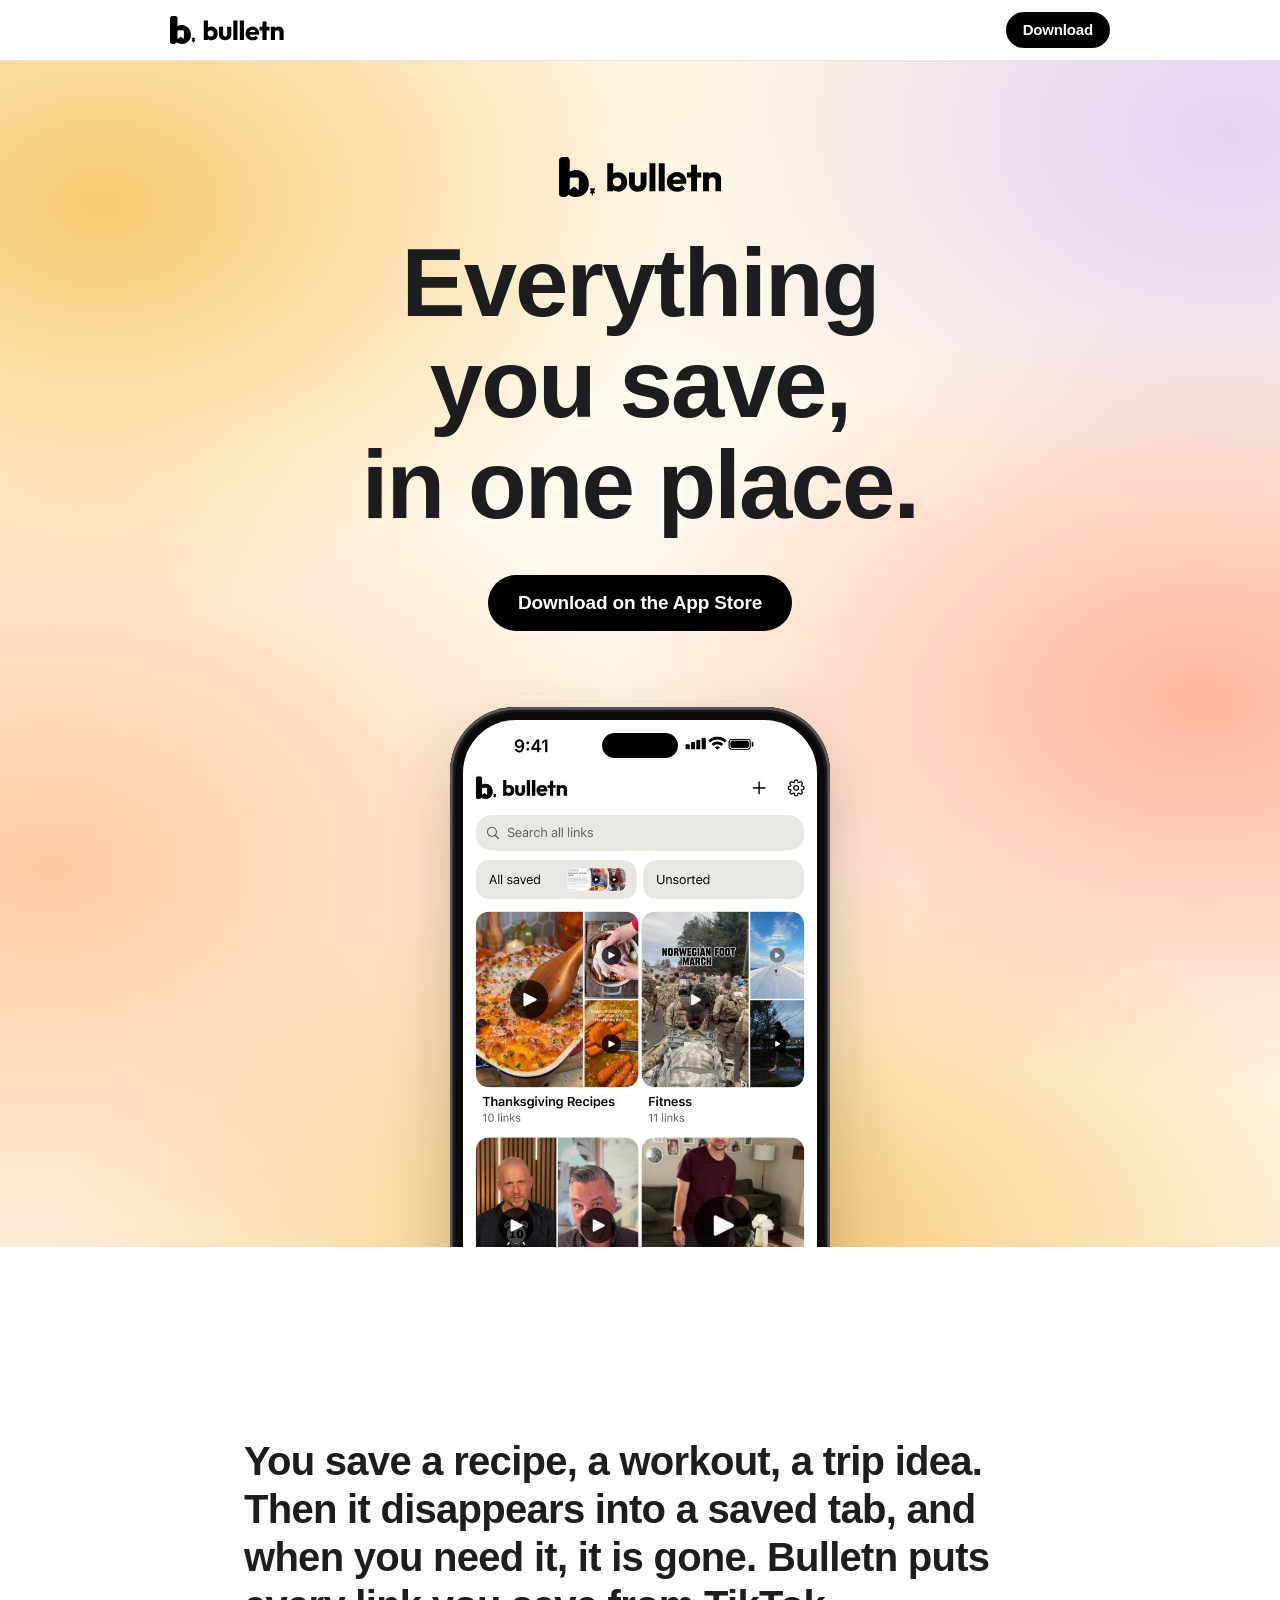
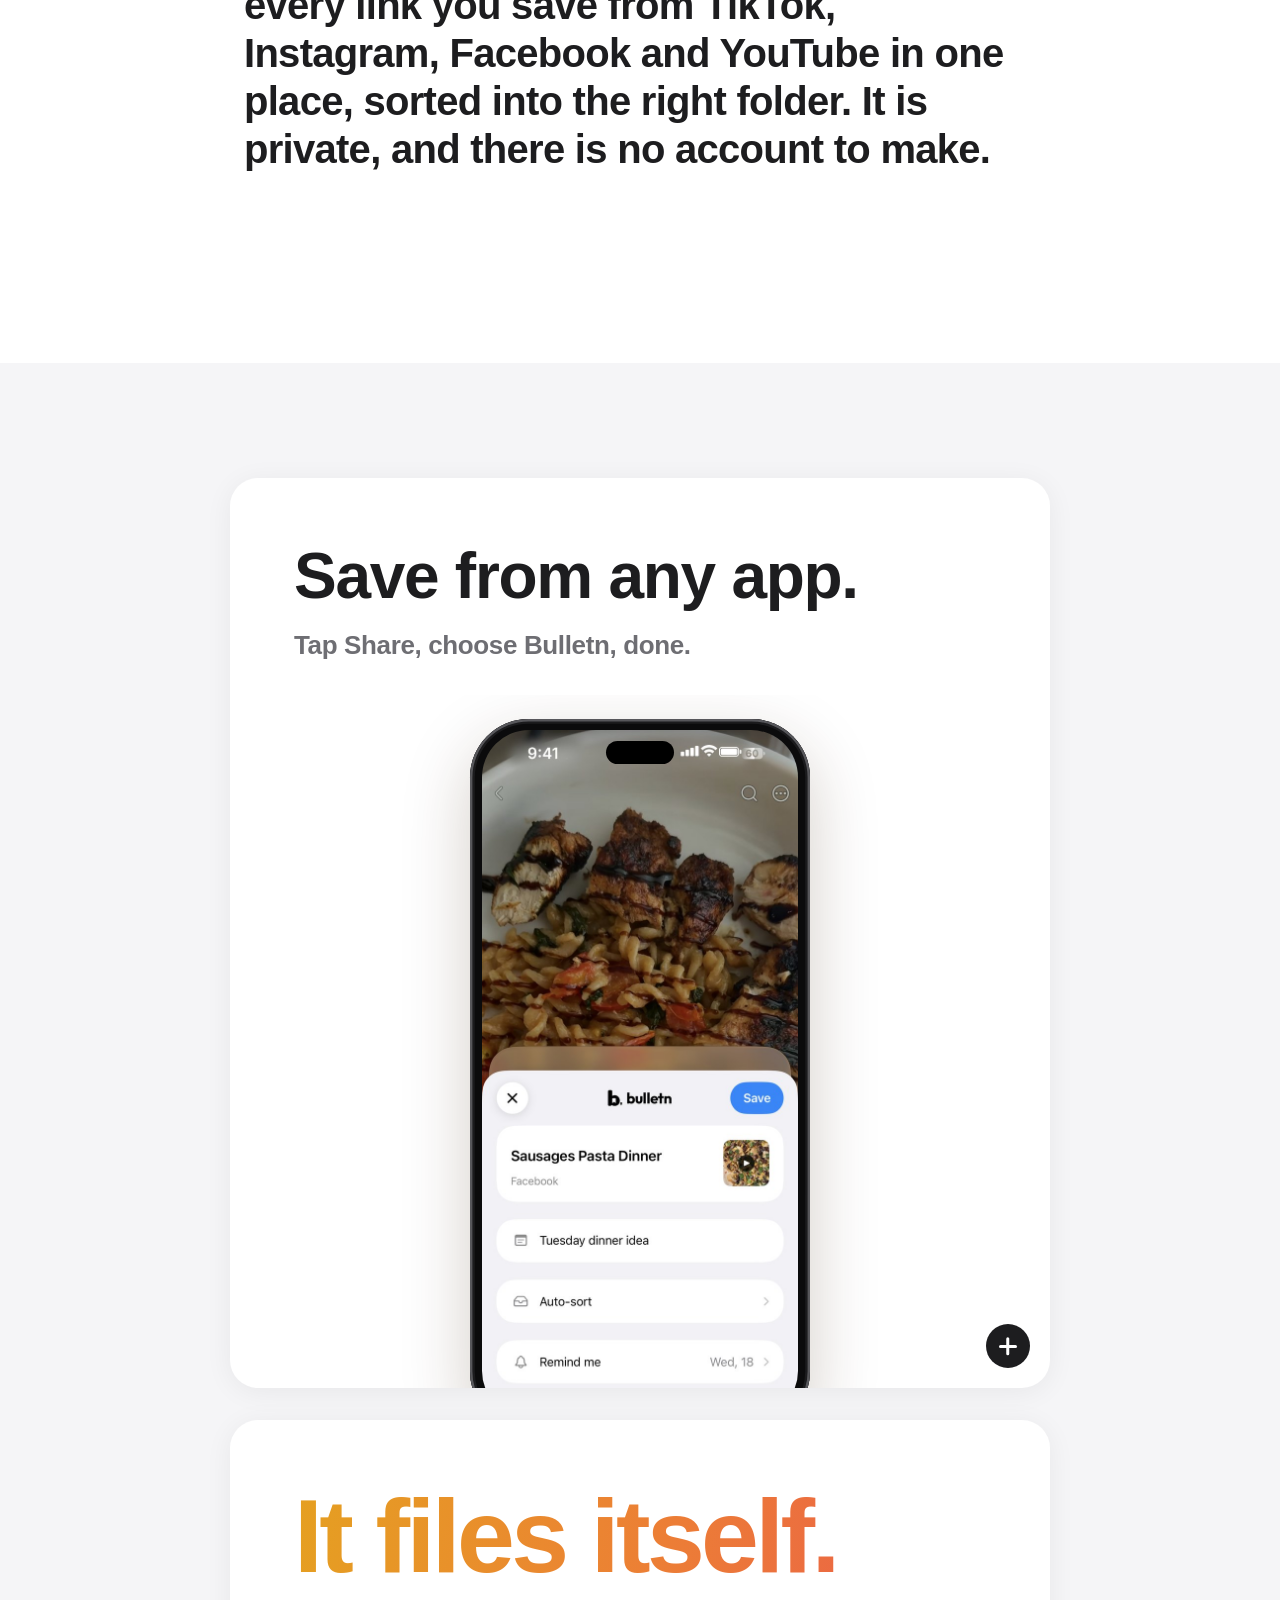
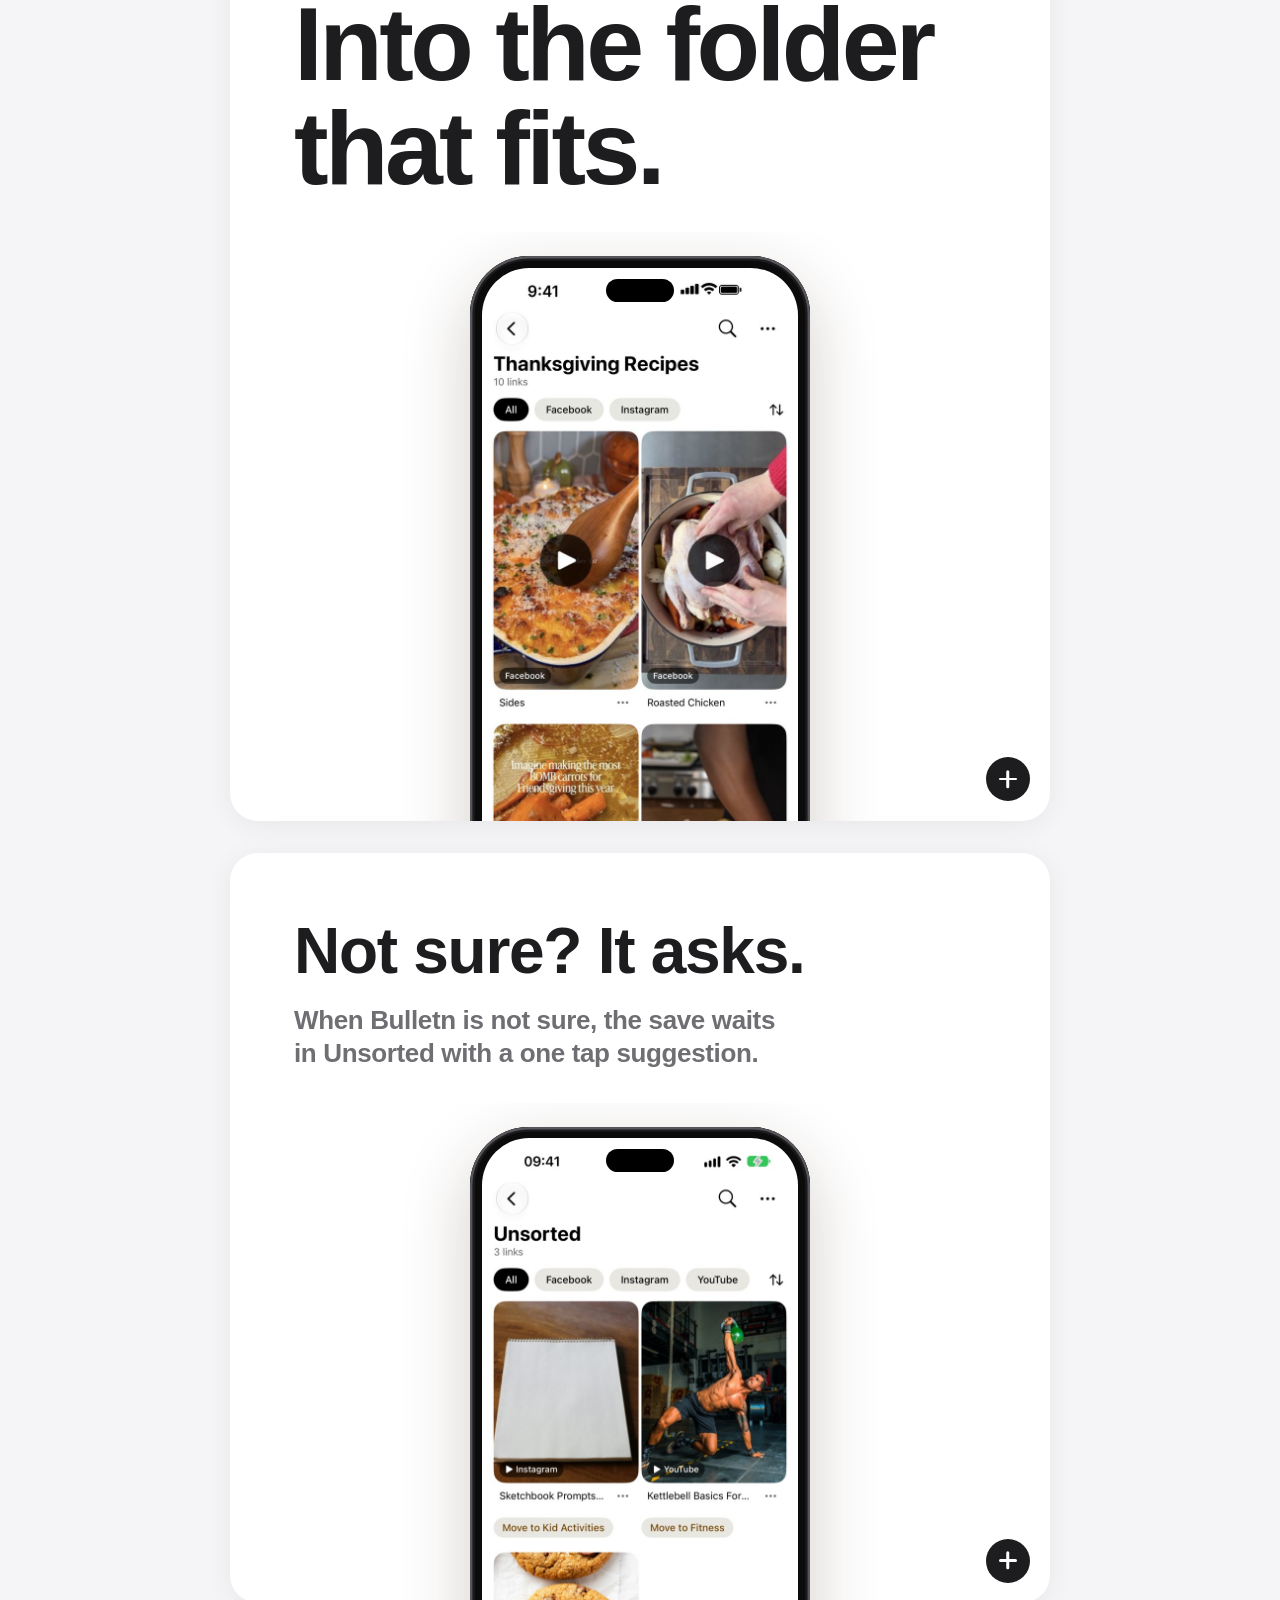
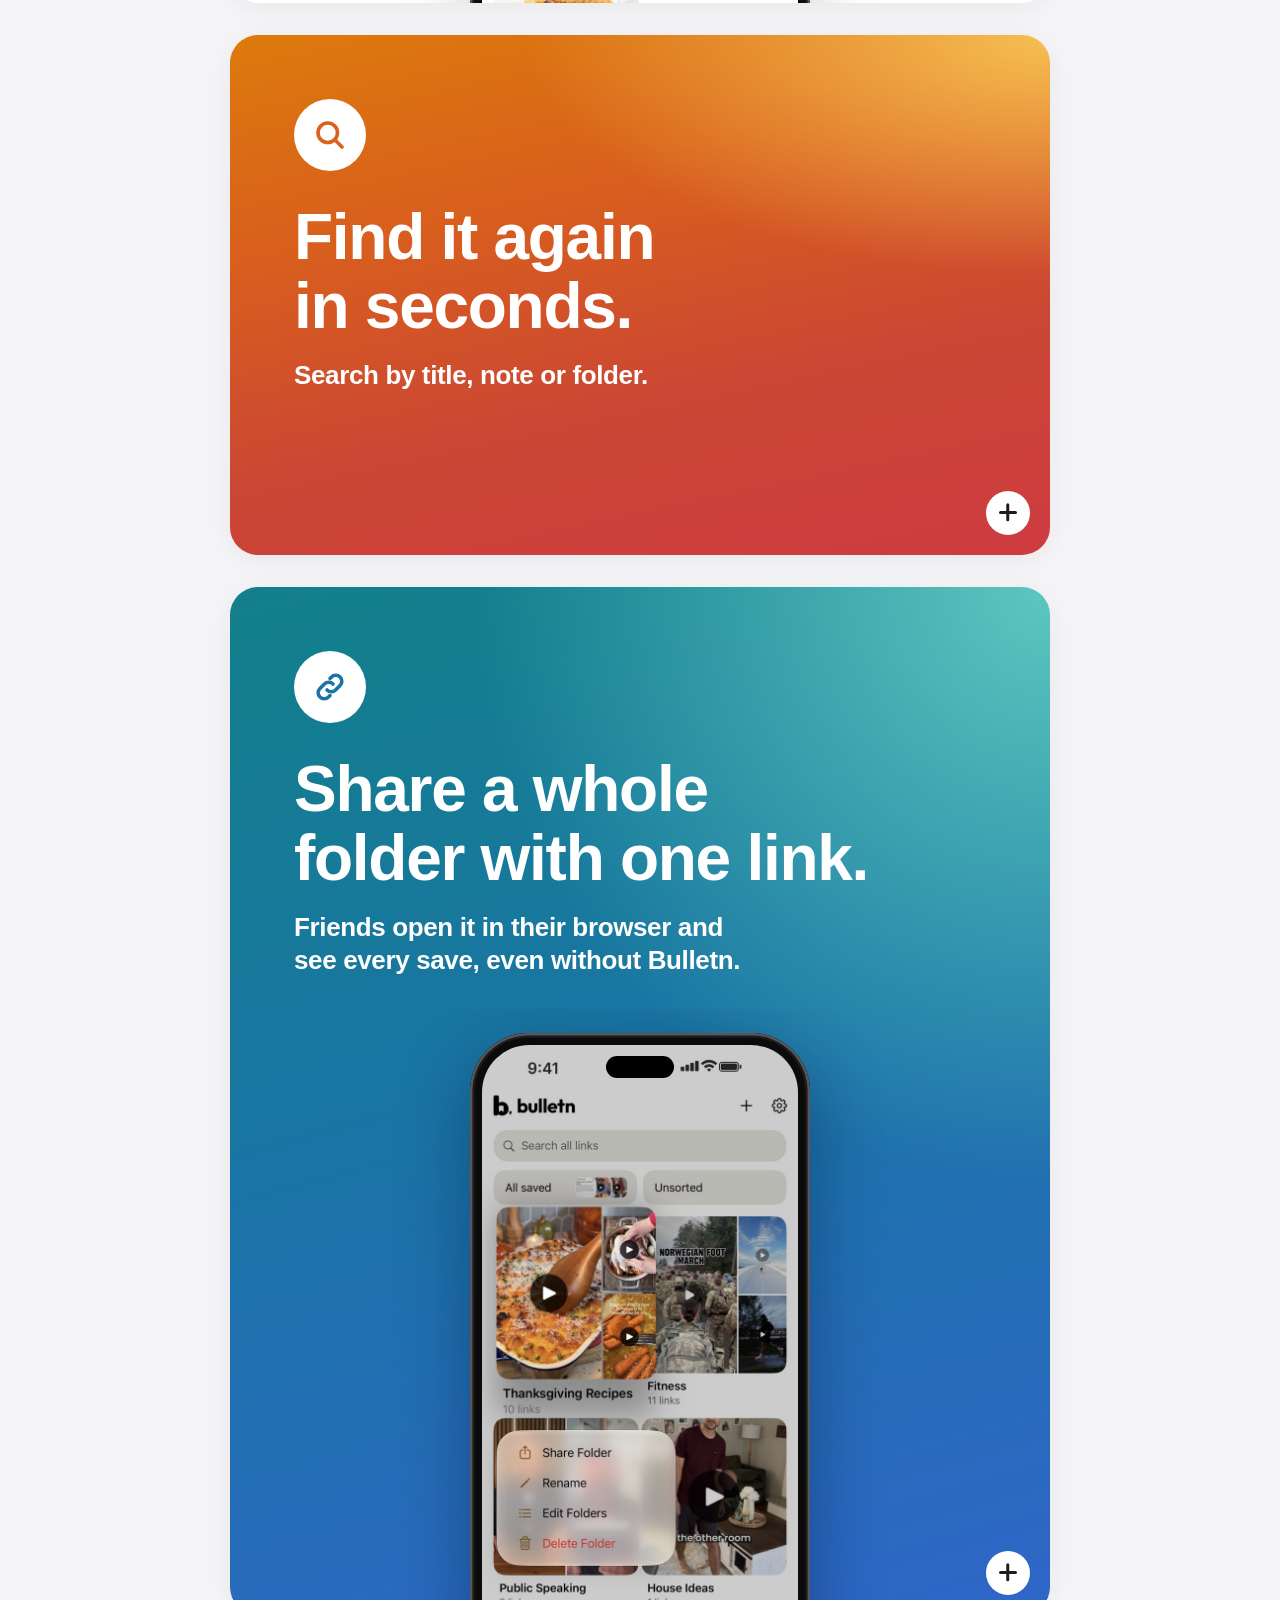
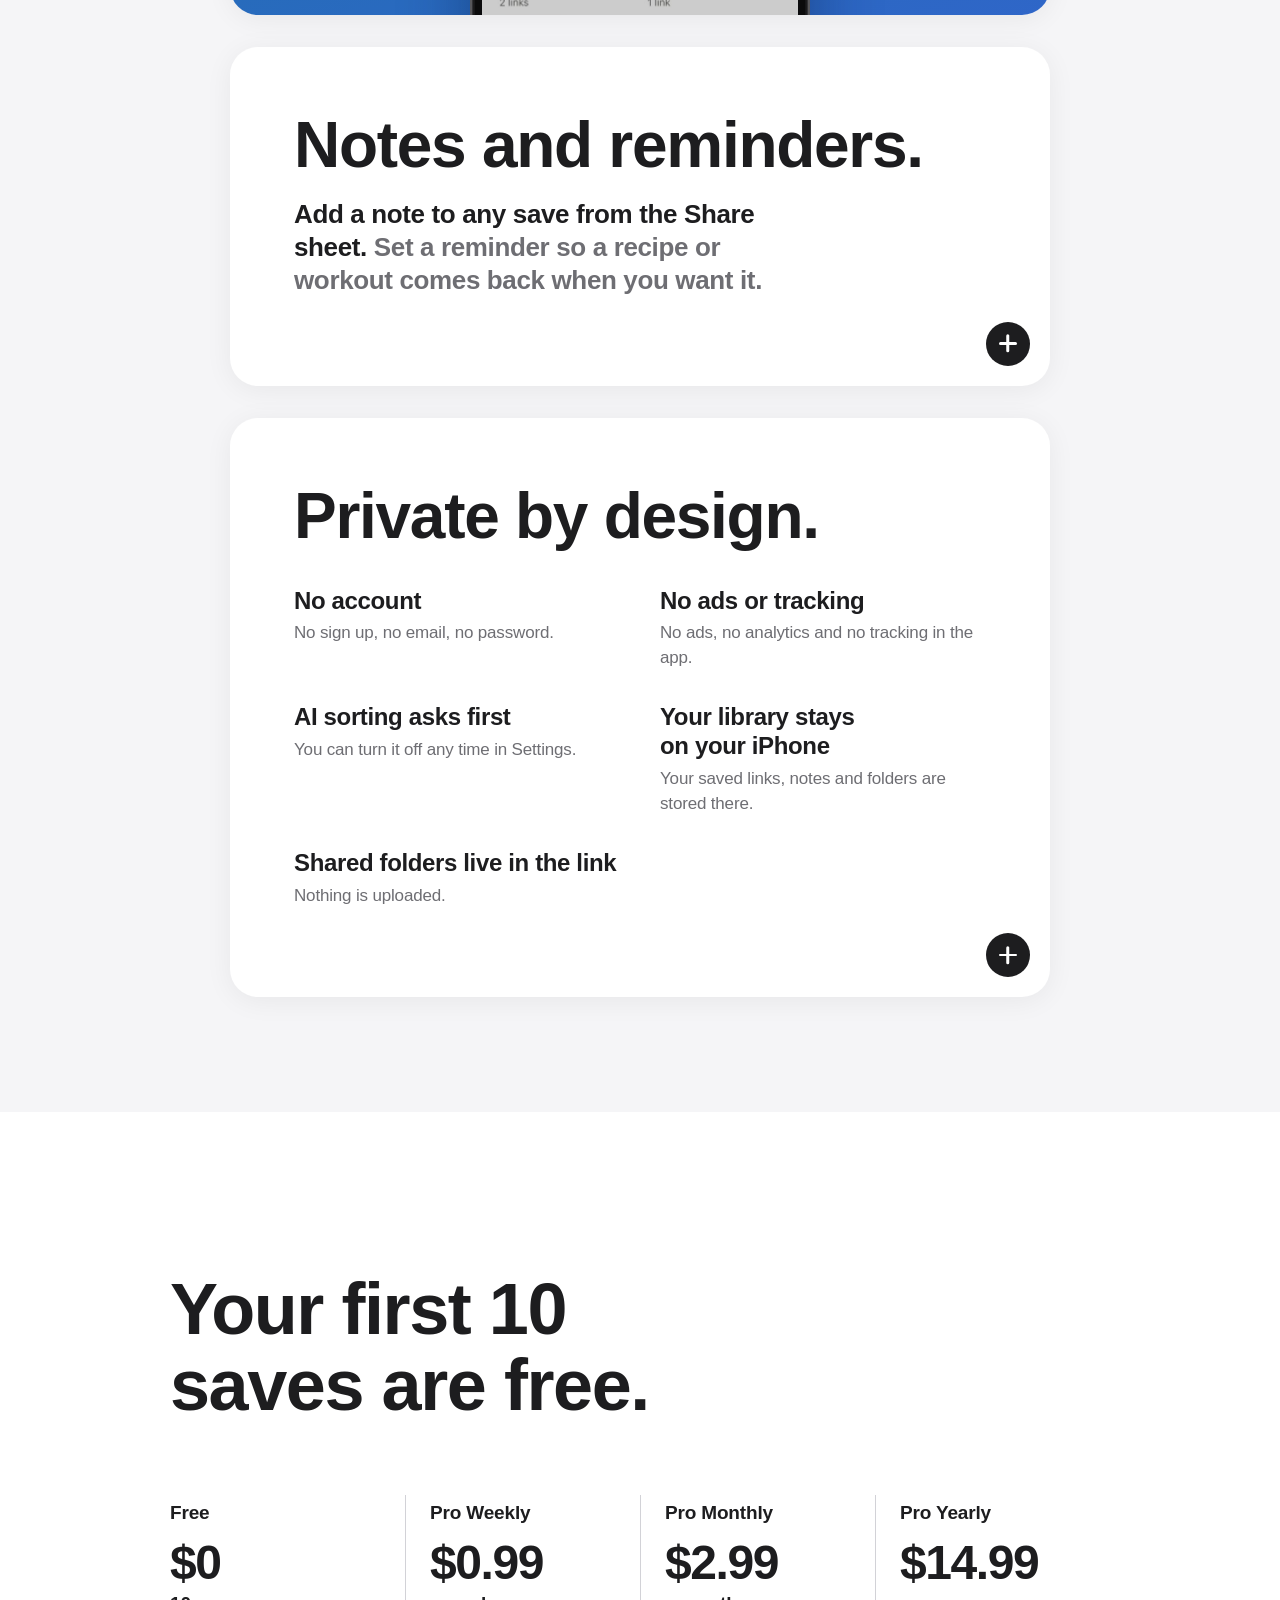
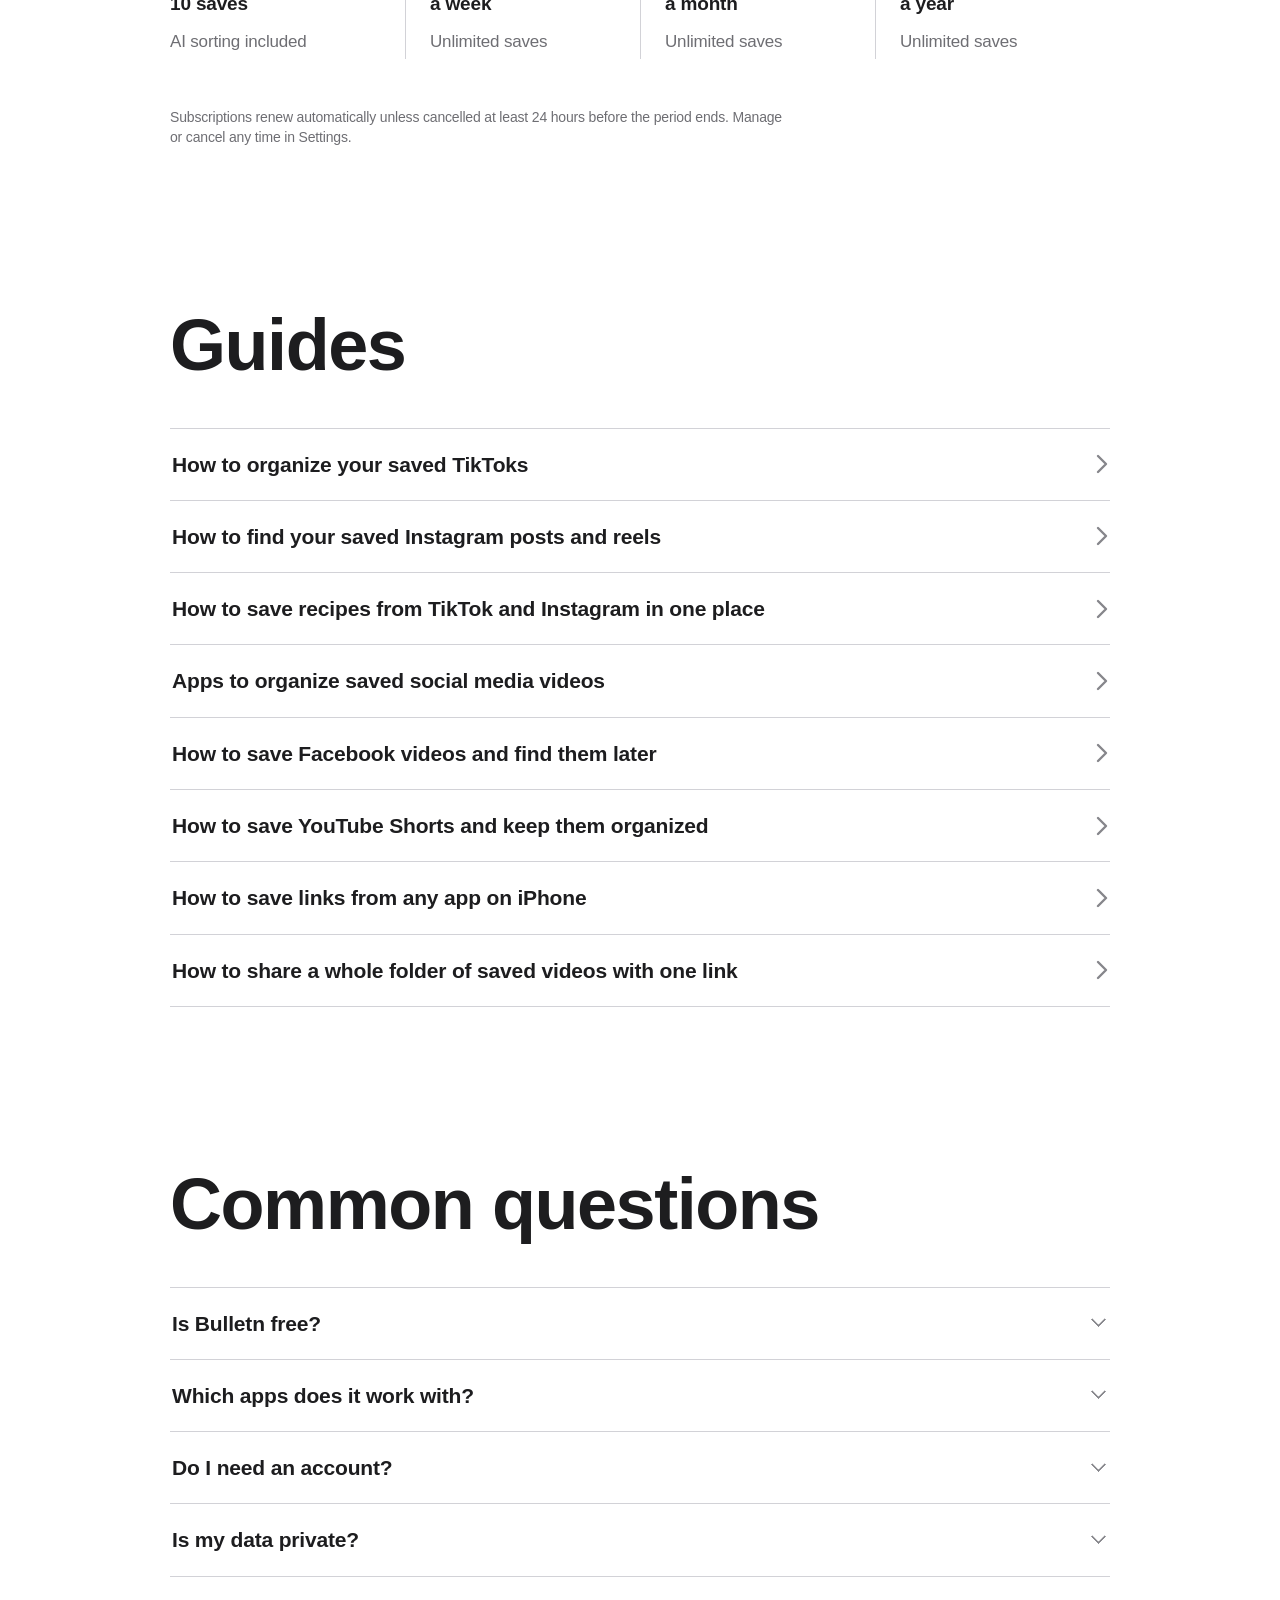
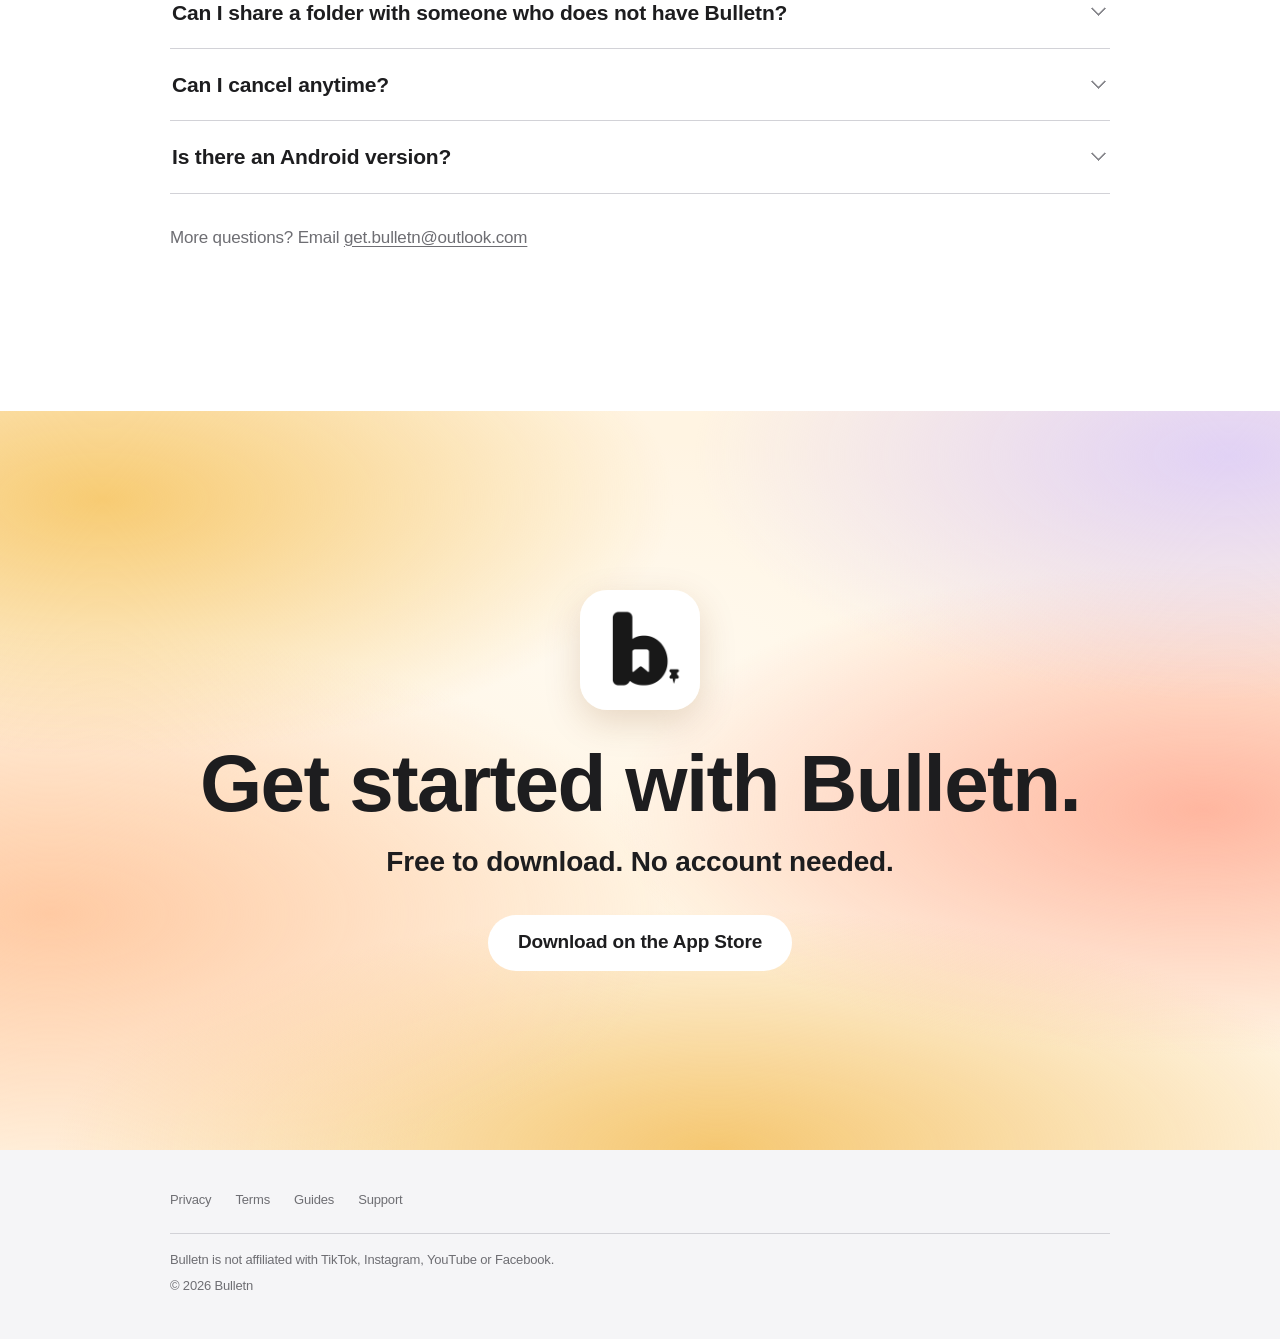
<file: index.html>
<!doctype html>
<html lang="en">
<head>
<meta charset="utf-8">
<meta name="viewport" content="width=device-width,initial-scale=1">
<title>Bulletn: Save TikTok Videos and Instagram Reels in Folders</title>
<meta name="description" content="An app to organize saved videos on iPhone. Save recipes from TikTok and Instagram, workouts and more, and Bulletn sorts them into folders.">
<meta name="google-site-verification" content="Mzmdk32kfFuUUHK0aJFdj_tilaKGYDsDoaIWpugZbo8" />
<link rel="canonical" href="https://bulletnapp.com/">
<meta name="apple-itunes-app" content="app-id=6829573401">
<meta property="og:type" content="website">
<meta property="og:site_name" content="Bulletn">
<meta property="og:title" content="Bulletn: Save TikTok Videos and Instagram Reels in Folders">
<meta property="og:description" content="An app to organize saved videos on iPhone. Save recipes from TikTok and Instagram, workouts and more, and Bulletn sorts them into folders.">
<meta property="og:url" content="https://bulletnapp.com/">
<meta property="og:image" content="https://bulletnapp.com/assets/img/og.jpg">
<meta name="twitter:card" content="summary_large_image">
<meta name="twitter:title" content="Bulletn: Save TikTok Videos and Instagram Reels in Folders">
<meta name="twitter:description" content="An app to organize saved videos on iPhone. Save recipes from TikTok and Instagram, workouts and more, and Bulletn sorts them into folders.">
<meta name="color-scheme" content="light">
<meta name="theme-color" content="#ffffff">
<link rel="icon" type="image/png" sizes="32x32" href="favicon.png">
<link rel="apple-touch-icon" href="apple-touch-icon.png">
<link rel="stylesheet" href="home6.css">
<script type="application/ld+json">
{
  "@context": "https://schema.org",
  "@type": "SoftwareApplication",
  "name": "Bulletn: Saved & Sorted",
  "operatingSystem": "iOS",
  "applicationCategory": "ProductivityApplication",
  "offers": {
    "@type": "Offer",
    "price": "0",
    "priceCurrency": "USD"
  },
  "url": "https://bulletnapp.com/",
  "downloadUrl": "https://apps.apple.com/app/bulletn-saved-sorted/id6829573401",
  "image": "https://bulletnapp.com/assets/img/icon-512.png",
  "description": "Save links from TikTok, Instagram, YouTube, Facebook or any app with a Share button. Bulletn sorts each save into the right folder."
}
</script>
<script>document.documentElement.classList.add('js')</script>
<script type="application/ld+json">{"@context":"https://schema.org","@graph":[{"@type":"WebSite","@id":"https://bulletnapp.com/#website","name":"Bulletn","alternateName":["Bulletn app","Bulletn: Saved & Sorted"],"url":"https://bulletnapp.com/"},{"@type":"Organization","@id":"https://bulletnapp.com/#org","name":"Bulletn","url":"https://bulletnapp.com/","logo":"https://bulletnapp.com/assets/img/icon-512.png","sameAs":["https://apps.apple.com/app/bulletn-saved-sorted/id6829573401"]}]}</script>
</head>
<body>
<a class="skip" href="#main">Skip to content</a>

<header class="bar">
  <div class="wrap bar-in">
    <a class="brand" href="./" aria-label="Bulletn home"><svg class="lockup-svg" aria-hidden="true" focusable="false" xmlns="http://www.w3.org/2000/svg" viewBox="0 3.01 113.65 28"  xmlns:c2pa="http://c2pa.org/manifest"><g fill="currentColor"><path fill-rule="evenodd" transform="translate(0 3.010) scale(0.044639) translate(-278.37 -186.45)" d="M778.02 706.61C778.25 712.24 778.28 717.76 777.99 723.38C771.65 727.87 766.54 732.29 764.72 740.23C764.15 742.74 764.03 745.26 764.74 747.76C765.56 750.6 767.22 753.15 769.76 754.74C774.95 757.99 781.72 756.38 787.49 756.74L791.23 757.55L791.74 764.76C792.72 771.24 797.63 790.54 800.29 796.22L801.35 797.74C807 785.19 811.11 770.81 812.69 757.15L817.5 756.68C823.14 756.56 831.52 757.76 836.54 755.03C846.24 749.75 843.01 737.17 837.24 730.26C834.78 727.31 831.61 725.21 828.52 722.99C828.2 717.55 828.22 712.19 828.4 706.74C833.08 703.69 838.44 700.93 841.72 696.22C846.06 689.98 844 680.77 836.81 677.7C831.63 675.48 824.34 676.57 818.78 676.51L787.5 676.48C782.52 676.49 775.84 675.84 771.18 677.69C764.15 680.49 762.1 689.54 765.72 695.77C768.61 700.74 773.38 703.52 778.02 706.61ZM447.53 417.72L446.92 415.37L446.77 367.5L446.79 275.5L446.78 249.5L446.58 232.78C445.3 218.83 439.2 205.24 427.79 196.71C415.55 187.56 405.28 186.82 390.5 186.85L373.5 186.84L340.5 186.85C332.59 186.86 324.64 186.45 316.9 188.42C303.8 191.75 292.6 200.69 285.73 212.24C283.1 216.65 281.21 221.65 280.22 226.7C278.4 235.99 279.23 251.56 279.23 261.5L279.23 322.5L279.25 514.5L279.21 689.5L279.22 744.5C279.25 754.18 278.37 765.93 280.23 775.3C283.64 792.51 296.71 806.36 313.6 810.9C322.07 813.18 330.81 812.85 339.5 812.84L361.5 812.85L373.39 812.71C388.52 811.62 402.2 805.14 412.52 794.02C417.68 788.45 420.85 781.84 424.6 775.35L435.57 782.93C441.43 786.89 447.54 790.46 453.87 793.63C478.68 806.06 505.84 811.97 533.51 812.74C567.79 813.7 601.24 809.63 632.62 795.12C651.41 786.43 668.94 774.73 683.98 760.48C704.74 740.81 721.39 717.25 732.18 690.7C741.55 667.69 746.17 643.25 747.16 618.5C747.56 608.54 747.65 596.57 746.68 586.69C740.21 520.62 707.55 458.15 651.67 420.83C636.88 410.95 620.97 402.9 603.99 397.51C578.27 389.34 550.38 387.61 523.62 390.27C501.71 392.45 480.42 399.08 461.08 409.59L447.53 417.72ZM510.42 653.96L484.97 674.48L467.4 688.92C464.72 691.17 457.87 697.5 454.99 698.48C453.71 698.92 452.28 698.93 451 698.49C446.43 696.93 446.77 691.4 446.77 687.5L446.77 655.5L446.78 549.5L446.79 534.5C446.8 524.31 447.02 516.03 456.63 510.13C463.06 506.18 469.24 506.36 476.5 506.3L489.5 506.28L557.5 506.29C569.48 506.47 580.04 505.75 586.6 517.91C587.72 520 588.51 522.27 588.87 524.62C589.77 530.46 589.21 542.98 589.21 549.5L589.2 619.5L589.2 675.5C589.2 680.16 590.27 693.68 587.43 696.93C585.67 698.95 582.71 699.32 580.37 698.13L566.53 686.98L536.24 662.27C530.14 657.49 525 651.41 516.56 652.1C514.27 652.29 512.52 653.18 510.42 653.96Z"/><path d="M41.36731845356716 27.27Q40.03081845356716 27.27 38.92381845356716 26.72325Q37.81681845356716 26.1765 37.12156845356716 25.23825Q36.426318453567156 24.3 36.31831845356716 23.139V17.604Q36.426318453567156 16.442999999999998 37.12831845356716 15.538499999999999Q37.83031845356716 14.634 38.93731845356716 14.121Q40.04431845356716 13.608 41.36731845356716 13.608Q43.23031845356716 13.608 44.674818453567156 14.499Q46.11931845356716 15.39 46.942818453567156 16.93575Q47.76631845356716 18.4815 47.76631845356716 20.4525Q47.76631845356716 22.41 46.942818453567156 23.948999999999998Q46.11931845356716 25.488 44.674818453567156 26.378999999999998Q43.23031845356716 27.27 41.36731845356716 27.27ZM33.807318453567156 27.0V7.398H37.938318453567156V17.1045L37.24981845356716 20.277L37.87081845356715 23.4765V27.0ZM40.63831845356716 23.544Q41.502318453567156 23.544 42.16381845356716 23.14575Q42.82531845356716 22.7475 43.20331845356716 22.045499999999997Q43.58131845356716 21.3435 43.58131845356716 20.439Q43.58131845356716 19.5345 43.20331845356716 18.8325Q42.82531845356716 18.130499999999998 42.157068453567156 17.73225Q41.488818453567156 17.334 40.62481845356716 17.334Q39.760818453567154 17.334 39.092568453567154 17.73225Q38.42431845356716 18.130499999999998 38.05981845356716 18.82575Q37.695318453567154 19.521 37.695318453567154 20.439Q37.695318453567154 21.357 38.06656845356716 22.058999999999997Q38.43781845356716 22.761 39.10606845356716 23.1525Q39.774318453567155 23.544 40.63831845356716 23.544Z M55.150818453567155 27.297Q53.36066018018586 27.297 51.96748931687651 26.5545Q50.57431845356716 25.812 49.78456845356716 24.49782816229117Q48.994818453567156 23.183656324582337 48.994818453567156 21.481402118866058V13.878H53.125818453567156V21.438Q53.125818453567156 22.11508285714286 53.367130953567155 22.604284285714286Q53.608443453567155 23.093485714285713 54.06887133818254 23.359242857142856Q54.529299222797924 23.625 55.15524086736026 23.625Q56.082318453567154 23.625 56.62231845356715 23.043689999999998Q57.16231845356715 22.46238 57.16231845356715 21.438V13.878H61.29331845356715V21.4785Q61.29331845356715 23.2065 60.51031845356715 24.516Q59.72731845356716 25.8255 58.34449111543766 26.56125Q56.96166377730816 27.297 55.150818453567155 27.297Z M63.34531845356715 27.0V7.398H67.47631845356716V27.0Z M69.85231845356715 27.0V7.398H73.98331845356715V27.0Z M82.82581845356715 27.297Q80.69281845356716 27.297 79.03906845356715 26.4195Q77.38531845356715 25.542 76.44031845356716 23.982750000000003Q75.49531845356715 22.4235 75.49531845356715 20.439Q75.49531845356715 18.468 76.42006845356715 16.92225Q77.34481845356716 15.3765 78.94456845356716 14.47875Q80.54431845356716 13.581 82.52881845356715 13.581Q84.47281845356716 13.581 85.96456845356715 14.42475Q87.45631845356715 15.2685 88.30681845356716 16.753500000000003Q89.15731845356716 18.238500000000002 89.15731845356716 20.142Q89.15731845356716 20.5065 89.11681845356716 20.898Q89.07631845356715 21.2895 88.96831845356715 21.789L77.65531845356716 21.8295V18.994500000000002L87.21331845356715 18.954L85.43131845356716 20.1555Q85.40431845356716 19.0215 85.07356845356716 18.27225Q84.74281845356715 17.523 84.11506845356715 17.131500000000003Q83.48731845356716 16.740000000000002 82.55581845356716 16.740000000000002Q81.58381845356716 16.740000000000002 80.86831845356716 17.1855Q80.15281845356716 17.631 79.76806845356717 18.44775Q79.38331845356716 19.264499999999998 79.38331845356716 20.412Q79.38331845356716 21.573 79.79506845356715 22.40325Q80.20681845356715 23.2335 80.97631845356716 23.67225Q81.74581845356715 24.111 82.81231845356716 24.111Q83.78431845356715 24.111 84.56731845356715 23.780250000000002Q85.35031845356716 23.4495 85.94431845356715 22.7745L88.21231845356715 25.0425Q87.24031845356716 26.163 85.86331845356716 26.73Q84.48631845356715 27.297 82.82581845356715 27.297Z M92.47831845356716 27.0V8.451H96.60931845356716V27.0ZM89.50831845356716 17.387999999999998V13.878H99.57931845356715V17.387999999999998Z M109.51531845356716 27.0V19.5345Q109.51531845356716 18.494999999999997 108.88081845356716 17.86725Q108.24631845356716 17.2395 107.26412457601614 17.2395Q106.59587457601614 17.2395 106.07784651479164 17.523Q105.55981845356716 17.8065 105.26956845356716 18.32625Q104.97931845356716 18.846 104.97931845356716 19.5345L103.37281845356716 18.7515Q103.37281845356716 17.198999999999998 104.05456845356716 16.04475Q104.73631845356716 14.8905 105.93641363123214 14.24925Q107.1365088088971 13.608 108.65666363123214 13.608Q110.09581845356716 13.608 111.22306845356715 14.2965Q112.35031845356716 14.985 112.99831845356715 16.119Q113.64631845356716 17.253 113.64631845356716 18.603V27.0ZM100.84831845356716 27.0V13.878H104.97931845356716V27.0Z"/></g><metadata><c2pa:manifest>[base64]/[base64]/QIxtBx6TKrbhw5D6tZn/[base64]/[base64]/3cyjxFA3Qo5S46fX0/ihY0VZ7mfb9KF703t5OjWDBWMA4GA1UdDwEB/wQEAwIHgDAVBgNVHSUEDjAMBgorBgEEAYPoXgIBMAwGA1UdEwEB/wQCMAAwHwYDVR0jBBgwFoAUzlHiBIFOZFsj+OPEz5o+nMHXXMIwCgYIKoZIzj0EAwMDZwAwZAIwMXMdFJ4BetLLVY7ORuE9noqbbAZOZn/aArXyTwFAZfKrPzxF2vPoJNf1+UCdg1XGAjBwX1zd9WGqYkqmL5SFqw1QySjr1zJfpJM9+1rdDwSPLMOPOjKuiXjoU/[base64]/OYUDP3sSd7Y9WLO64G/iDHURGzgqvDHqnBk5ULoR9Q=</c2pa:manifest></metadata></svg></a>
    <a class="pill pill-sm" href="https://apps.apple.com/app/bulletn-saved-sorted/id6829573401">Download</a>
  </div>
</header>

<main id="main">

  <!-- Hero -->
  <section class="hero mesh">
    <div class="wrap">
      <p class="lockup" role="img" aria-label="Bulletn"><svg class="lockup-svg" aria-hidden="true" focusable="false" xmlns="http://www.w3.org/2000/svg" viewBox="0 3.01 113.65 28"  xmlns:c2pa="http://c2pa.org/manifest"><g fill="currentColor"><path fill-rule="evenodd" transform="translate(0 3.010) scale(0.044639) translate(-278.37 -186.45)" d="M778.02 706.61C778.25 712.24 778.28 717.76 777.99 723.38C771.65 727.87 766.54 732.29 764.72 740.23C764.15 742.74 764.03 745.26 764.74 747.76C765.56 750.6 767.22 753.15 769.76 754.74C774.95 757.99 781.72 756.38 787.49 756.74L791.23 757.55L791.74 764.76C792.72 771.24 797.63 790.54 800.29 796.22L801.35 797.74C807 785.19 811.11 770.81 812.69 757.15L817.5 756.68C823.14 756.56 831.52 757.76 836.54 755.03C846.24 749.75 843.01 737.17 837.24 730.26C834.78 727.31 831.61 725.21 828.52 722.99C828.2 717.55 828.22 712.19 828.4 706.74C833.08 703.69 838.44 700.93 841.72 696.22C846.06 689.98 844 680.77 836.81 677.7C831.63 675.48 824.34 676.57 818.78 676.51L787.5 676.48C782.52 676.49 775.84 675.84 771.18 677.69C764.15 680.49 762.1 689.54 765.72 695.77C768.61 700.74 773.38 703.52 778.02 706.61ZM447.53 417.72L446.92 415.37L446.77 367.5L446.79 275.5L446.78 249.5L446.58 232.78C445.3 218.83 439.2 205.24 427.79 196.71C415.55 187.56 405.28 186.82 390.5 186.85L373.5 186.84L340.5 186.85C332.59 186.86 324.64 186.45 316.9 188.42C303.8 191.75 292.6 200.69 285.73 212.24C283.1 216.65 281.21 221.65 280.22 226.7C278.4 235.99 279.23 251.56 279.23 261.5L279.23 322.5L279.25 514.5L279.21 689.5L279.22 744.5C279.25 754.18 278.37 765.93 280.23 775.3C283.64 792.51 296.71 806.36 313.6 810.9C322.07 813.18 330.81 812.85 339.5 812.84L361.5 812.85L373.39 812.71C388.52 811.62 402.2 805.14 412.52 794.02C417.68 788.45 420.85 781.84 424.6 775.35L435.57 782.93C441.43 786.89 447.54 790.46 453.87 793.63C478.68 806.06 505.84 811.97 533.51 812.74C567.79 813.7 601.24 809.63 632.62 795.12C651.41 786.43 668.94 774.73 683.98 760.48C704.74 740.81 721.39 717.25 732.18 690.7C741.55 667.69 746.17 643.25 747.16 618.5C747.56 608.54 747.65 596.57 746.68 586.69C740.21 520.62 707.55 458.15 651.67 420.83C636.88 410.95 620.97 402.9 603.99 397.51C578.27 389.34 550.38 387.61 523.62 390.27C501.71 392.45 480.42 399.08 461.08 409.59L447.53 417.72ZM510.42 653.96L484.97 674.48L467.4 688.92C464.72 691.17 457.87 697.5 454.99 698.48C453.71 698.92 452.28 698.93 451 698.49C446.43 696.93 446.77 691.4 446.77 687.5L446.77 655.5L446.78 549.5L446.79 534.5C446.8 524.31 447.02 516.03 456.63 510.13C463.06 506.18 469.24 506.36 476.5 506.3L489.5 506.28L557.5 506.29C569.48 506.47 580.04 505.75 586.6 517.91C587.72 520 588.51 522.27 588.87 524.62C589.77 530.46 589.21 542.98 589.21 549.5L589.2 619.5L589.2 675.5C589.2 680.16 590.27 693.68 587.43 696.93C585.67 698.95 582.71 699.32 580.37 698.13L566.53 686.98L536.24 662.27C530.14 657.49 525 651.41 516.56 652.1C514.27 652.29 512.52 653.18 510.42 653.96Z"/><path d="M41.36731845356716 27.27Q40.03081845356716 27.27 38.92381845356716 26.72325Q37.81681845356716 26.1765 37.12156845356716 25.23825Q36.426318453567156 24.3 36.31831845356716 23.139V17.604Q36.426318453567156 16.442999999999998 37.12831845356716 15.538499999999999Q37.83031845356716 14.634 38.93731845356716 14.121Q40.04431845356716 13.608 41.36731845356716 13.608Q43.23031845356716 13.608 44.674818453567156 14.499Q46.11931845356716 15.39 46.942818453567156 16.93575Q47.76631845356716 18.4815 47.76631845356716 20.4525Q47.76631845356716 22.41 46.942818453567156 23.948999999999998Q46.11931845356716 25.488 44.674818453567156 26.378999999999998Q43.23031845356716 27.27 41.36731845356716 27.27ZM33.807318453567156 27.0V7.398H37.938318453567156V17.1045L37.24981845356716 20.277L37.87081845356715 23.4765V27.0ZM40.63831845356716 23.544Q41.502318453567156 23.544 42.16381845356716 23.14575Q42.82531845356716 22.7475 43.20331845356716 22.045499999999997Q43.58131845356716 21.3435 43.58131845356716 20.439Q43.58131845356716 19.5345 43.20331845356716 18.8325Q42.82531845356716 18.130499999999998 42.157068453567156 17.73225Q41.488818453567156 17.334 40.62481845356716 17.334Q39.760818453567154 17.334 39.092568453567154 17.73225Q38.42431845356716 18.130499999999998 38.05981845356716 18.82575Q37.695318453567154 19.521 37.695318453567154 20.439Q37.695318453567154 21.357 38.06656845356716 22.058999999999997Q38.43781845356716 22.761 39.10606845356716 23.1525Q39.774318453567155 23.544 40.63831845356716 23.544Z M55.150818453567155 27.297Q53.36066018018586 27.297 51.96748931687651 26.5545Q50.57431845356716 25.812 49.78456845356716 24.49782816229117Q48.994818453567156 23.183656324582337 48.994818453567156 21.481402118866058V13.878H53.125818453567156V21.438Q53.125818453567156 22.11508285714286 53.367130953567155 22.604284285714286Q53.608443453567155 23.093485714285713 54.06887133818254 23.359242857142856Q54.529299222797924 23.625 55.15524086736026 23.625Q56.082318453567154 23.625 56.62231845356715 23.043689999999998Q57.16231845356715 22.46238 57.16231845356715 21.438V13.878H61.29331845356715V21.4785Q61.29331845356715 23.2065 60.51031845356715 24.516Q59.72731845356716 25.8255 58.34449111543766 26.56125Q56.96166377730816 27.297 55.150818453567155 27.297Z M63.34531845356715 27.0V7.398H67.47631845356716V27.0Z M69.85231845356715 27.0V7.398H73.98331845356715V27.0Z M82.82581845356715 27.297Q80.69281845356716 27.297 79.03906845356715 26.4195Q77.38531845356715 25.542 76.44031845356716 23.982750000000003Q75.49531845356715 22.4235 75.49531845356715 20.439Q75.49531845356715 18.468 76.42006845356715 16.92225Q77.34481845356716 15.3765 78.94456845356716 14.47875Q80.54431845356716 13.581 82.52881845356715 13.581Q84.47281845356716 13.581 85.96456845356715 14.42475Q87.45631845356715 15.2685 88.30681845356716 16.753500000000003Q89.15731845356716 18.238500000000002 89.15731845356716 20.142Q89.15731845356716 20.5065 89.11681845356716 20.898Q89.07631845356715 21.2895 88.96831845356715 21.789L77.65531845356716 21.8295V18.994500000000002L87.21331845356715 18.954L85.43131845356716 20.1555Q85.40431845356716 19.0215 85.07356845356716 18.27225Q84.74281845356715 17.523 84.11506845356715 17.131500000000003Q83.48731845356716 16.740000000000002 82.55581845356716 16.740000000000002Q81.58381845356716 16.740000000000002 80.86831845356716 17.1855Q80.15281845356716 17.631 79.76806845356717 18.44775Q79.38331845356716 19.264499999999998 79.38331845356716 20.412Q79.38331845356716 21.573 79.79506845356715 22.40325Q80.20681845356715 23.2335 80.97631845356716 23.67225Q81.74581845356715 24.111 82.81231845356716 24.111Q83.78431845356715 24.111 84.56731845356715 23.780250000000002Q85.35031845356716 23.4495 85.94431845356715 22.7745L88.21231845356715 25.0425Q87.24031845356716 26.163 85.86331845356716 26.73Q84.48631845356715 27.297 82.82581845356715 27.297Z M92.47831845356716 27.0V8.451H96.60931845356716V27.0ZM89.50831845356716 17.387999999999998V13.878H99.57931845356715V17.387999999999998Z M109.51531845356716 27.0V19.5345Q109.51531845356716 18.494999999999997 108.88081845356716 17.86725Q108.24631845356716 17.2395 107.26412457601614 17.2395Q106.59587457601614 17.2395 106.07784651479164 17.523Q105.55981845356716 17.8065 105.26956845356716 18.32625Q104.97931845356716 18.846 104.97931845356716 19.5345L103.37281845356716 18.7515Q103.37281845356716 17.198999999999998 104.05456845356716 16.04475Q104.73631845356716 14.8905 105.93641363123214 14.24925Q107.1365088088971 13.608 108.65666363123214 13.608Q110.09581845356716 13.608 111.22306845356715 14.2965Q112.35031845356716 14.985 112.99831845356715 16.119Q113.64631845356716 17.253 113.64631845356716 18.603V27.0ZM100.84831845356716 27.0V13.878H104.97931845356716V27.0Z"/></g><metadata><c2pa:manifest>[base64]/[base64]/QIxtBx6TKrbhw5D6tZn/[base64]/[base64]/3cyjxFA3Qo5S46fX0/ihY0VZ7mfb9KF703t5OjWDBWMA4GA1UdDwEB/wQEAwIHgDAVBgNVHSUEDjAMBgorBgEEAYPoXgIBMAwGA1UdEwEB/wQCMAAwHwYDVR0jBBgwFoAUzlHiBIFOZFsj+OPEz5o+nMHXXMIwCgYIKoZIzj0EAwMDZwAwZAIwMXMdFJ4BetLLVY7ORuE9noqbbAZOZn/aArXyTwFAZfKrPzxF2vPoJNf1+UCdg1XGAjBwX1zd9WGqYkqmL5SFqw1QySjr1zJfpJM9+1rdDwSPLMOPOjKuiXjoU/[base64]/OYUDP3sSd7Y9WLO64G/iDHURGzgqvDHqnBk5ULoR9Q=</c2pa:manifest></metadata></svg></p>
      <h1><span>Everything</span> <span>you save,</span> <span>in one place.</span></h1>
      <a class="pill" href="https://apps.apple.com/app/bulletn-saved-sorted/id6829573401">Download on the App Store</a>
      <div class="hero-phone"><div class="phone"><img src="assets/img/real-home.jpg" width="640" height="1390" fetchpriority="high" alt="Bulletn home screen with a search bar, All saved and Unsorted buttons, and photo-covered folders for Thanksgiving Recipes, Fitness, Public Speaking and House Ideas."></div></div>
    </div>
  </section>

  <!-- Statement -->
  <section class="statement">
    <div class="wrap wrap-text">
      <p>You save a recipe, a workout, a trip idea. Then it disappears into a saved tab, and when you need it, it is gone. Bulletn puts every link you save from TikTok, Instagram, Facebook and YouTube in one place, sorted into the right folder. It is private, and there is no account to make.</p>
    </div>
  </section>

  <!-- Cards -->
  <section class="band" id="features" aria-label="Features">
    <div class="wrap">
    <div class="stack" id="how">
      <article class="card card-phone rise">
        <h2>Save from any app.</h2>
        <p class="lead">Tap Share, choose Bulletn, done.</p>
        <div class="peek" style="--show:1.97"><div class="phone"><img src="assets/img/real-share.jpg" width="640" height="1390" loading="lazy" alt="The Bulletn share sheet over a Facebook recipe video, saving Sausages Pasta Dinner with the note Tuesday dinner idea, Auto-sort, and a reminder set for Wednesday."></div></div>
        <div class="more" id="more-1"><div>
          <p>Works in TikTok, Instagram, YouTube, Facebook, Pinterest, Safari and any app with a Share button. Pick a folder yourself or let Bulletn sort it for you.</p>
        </div></div>
        <button class="plus" type="button" aria-expanded="false" aria-controls="more-1" aria-label="More about saving"></button>
      </article>

      <article class="card card-type card-phone rise">
        <h2><span class="grad">It files itself.</span><span>Into the folder that fits.</span></h2>
        <div class="peek" style="--show:1.66"><div class="phone"><img src="assets/img/real-folder.jpg" width="640" height="1390" loading="lazy" alt="The Thanksgiving Recipes folder in Bulletn with 10 links, filters for All, Facebook and Instagram, and photo tiles including Sides and Roasted Chicken."></div></div>
        <div class="more" id="more-2"><div>
          <p>Bulletn's AI reads the title, caption and link and puts each save in the folder that fits. When nothing fits, it suggests a new one. You can always move it.</p>
        </div></div>
        <button class="plus" type="button" aria-expanded="false" aria-controls="more-2" aria-label="More about AI sorting"></button>
      </article>

      <article class="card card-phone rise">
        <h2>Not sure? It&nbsp;asks.</h2>
        <p class="lead">When Bulletn is not sure, the save waits in Unsorted with a one tap suggestion.</p>
        <div class="peek" style="--show:1.4"><div class="phone"><img src="assets/img/home-unsorted.jpg" width="640" height="1390" loading="lazy" alt="The Unsorted folder in Bulletn with three links, each with one suggested folder button such as Move to Fitness and Move to Recipes."></div></div>
        <div class="more" id="more-3"><div>
          <p>Each save in Unsorted shows one suggested folder. Tap it and the save moves there. You can move any save yourself, any time.</p>
        </div></div>
        <button class="plus" type="button" aria-expanded="false" aria-controls="more-3" aria-label="More about Unsorted"></button>
      </article>

      <article class="card card-color warm rise">
        <span class="disc"><svg viewBox="0 0 24 24" aria-hidden="true"><circle cx="10.5" cy="10.5" r="6.5"/><path d="M20 20l-4.8-4.8"/></svg></span>
        <h2>Find it again in seconds.</h2>
        <p class="lead">Search by title, note or folder.</p>
        <div class="more" id="more-4"><div>
          <p>Search covers all your saves from every app. Folders show your latest saves as photo tiles. Pin the folders you use most.</p>
        </div></div>
        <button class="plus" type="button" aria-expanded="false" aria-controls="more-4" aria-label="More about search"></button>
      </article>

      <article class="card card-color cool card-phone rise">
        <span class="disc"><svg viewBox="0 0 24 24" aria-hidden="true"><path d="M10 14a4 4 0 0 0 5.7 0l3-3a4 4 0 0 0-5.7-5.7l-1 1M14 10a4 4 0 0 0-5.7 0l-3 3a4 4 0 0 0 5.7 5.7l1-1"/></svg></span>
        <h2>Share a whole folder with one link.</h2>
        <p class="lead">Friends open it in their browser and see every save, even without Bulletn.</p>
        <div class="peek" style="--show:1.71"><div class="phone"><img src="assets/img/real-share-menu.jpg" width="640" height="1390" loading="lazy" alt="Bulletn home screen with a menu open on the Thanksgiving Recipes folder, showing Share Folder, Rename, Edit Folders and Delete Folder."></div></div>
        <div class="more" id="more-5"><div>
          <p>The folder travels inside the link. Nothing is uploaded. If they have Bulletn installed, they can add it in one tap.</p>
        </div></div>
        <button class="plus" type="button" aria-expanded="false" aria-controls="more-5" aria-label="More about sharing a folder"></button>
      </article>

      <article class="card card-facts rise">
        <h2>Notes and reminders.</h2>
        <p class="lead"><strong>Add a note to any save from the Share sheet.</strong> Set a reminder so a recipe or workout comes back when you want it.</p>
        <div class="more" id="more-6"><div>
          <p>A note helps you remember why you saved it. You can add a note or a reminder as you save.</p>
        </div></div>
        <button class="plus" type="button" aria-expanded="false" aria-controls="more-6" aria-label="More about notes and reminders"></button>
      </article>

      <article class="card card-facts rise">
        <h2>Private by design.</h2>
        <div class="facts">
          <div><h3>No account</h3><p>No sign up, no email, no password.</p></div>
          <div><h3>No ads or tracking</h3><p>No ads, no analytics and no tracking in the app.</p></div>
          <div><h3>AI sorting asks first</h3><p>You can turn it off any time in Settings.</p></div>
          <div><h3>Your library stays on your iPhone</h3><p>Your saved links, notes and folders are stored there.</p></div>
          <div><h3>Shared folders live in the link</h3><p>Nothing is uploaded.</p></div>
        </div>
        <div class="more" id="more-7"><div>
          <p>Only the details needed to pick a folder are sent to sort it. The server does not store your link.</p>
          <p><a href="privacy.html">Read the privacy policy</a></p>
        </div></div>
        <button class="plus" type="button" aria-expanded="false" aria-controls="more-7" aria-label="More about privacy"></button>
      </article>
    </div>
    </div>
  </section>

  <!-- Pricing -->
  <section class="section" id="pricing">
    <div class="wrap wrap-text">
      <h2 class="big">Your first 10 saves are free.</h2>
      <dl class="prices">
        <div><dt>Free</dt><dd class="amount">$0</dd><dd class="per">10 saves</dd><dd class="what">AI sorting included</dd></div>
        <div><dt>Pro Weekly</dt><dd class="amount">$0.99</dd><dd class="per">a week</dd><dd class="what">Unlimited saves</dd></div>
        <div><dt>Pro Monthly</dt><dd class="amount">$2.99</dd><dd class="per">a month</dd><dd class="what">Unlimited saves</dd></div>
        <div><dt>Pro Yearly</dt><dd class="amount">$14.99</dd><dd class="per">a year</dd><dd class="what">Unlimited saves</dd></div>
      </dl>
      <p class="fine">Subscriptions renew automatically unless cancelled at least 24 hours before the period ends. Manage or cancel any time in Settings.</p>
    </div>
  </section>

  <!-- Guides -->
  <section class="section">
    <div class="wrap wrap-text">
      <h2 class="big">Guides</h2>
      <ul class="rows">
        <li><a href="guides/organize-saved-tiktoks.html"><span>How to organize your saved TikToks</span><svg viewBox="0 0 12 20" aria-hidden="true"><path d="M2 2l8 8-8 8"/></svg></a></li>
        <li><a href="guides/find-saved-instagram-posts.html"><span>How to find your saved Instagram posts and reels</span><svg viewBox="0 0 12 20" aria-hidden="true"><path d="M2 2l8 8-8 8"/></svg></a></li>
        <li><a href="guides/save-recipes-from-tiktok-and-instagram.html"><span>How to save recipes from TikTok and Instagram in one place</span><svg viewBox="0 0 12 20" aria-hidden="true"><path d="M2 2l8 8-8 8"/></svg></a></li>
        <li><a href="guides/apps-to-organize-saved-videos.html"><span>Apps to organize saved social media videos</span><svg viewBox="0 0 12 20" aria-hidden="true"><path d="M2 2l8 8-8 8"/></svg></a></li>
        <li><a href="guides/how-to-save-facebook-videos.html"><span>How to save Facebook videos and find them later</span><svg viewBox="0 0 12 20" aria-hidden="true"><path d="M2 2l8 8-8 8"/></svg></a></li>
        <li><a href="guides/save-youtube-shorts.html"><span>How to save YouTube Shorts and keep them organized</span><svg viewBox="0 0 12 20" aria-hidden="true"><path d="M2 2l8 8-8 8"/></svg></a></li>
        <li><a href="guides/save-links-from-any-app-iphone.html"><span>How to save links from any app on iPhone</span><svg viewBox="0 0 12 20" aria-hidden="true"><path d="M2 2l8 8-8 8"/></svg></a></li>
        <li><a href="guides/share-a-folder-of-videos.html"><span>How to share a whole folder of saved videos with one link</span><svg viewBox="0 0 12 20" aria-hidden="true"><path d="M2 2l8 8-8 8"/></svg></a></li>
      </ul>
    </div>
  </section>

  <!-- FAQ -->
  <section class="section" id="faq">
    <div class="wrap wrap-text">
      <h2 class="big">Common questions</h2>
      <div class="faq">
        <details>
          <summary>Is Bulletn free?</summary>
          <p>Bulletn is free to download and new installs get 10 free saves. Bulletn Pro gives you unlimited saves for $0.99 a week, $2.99 a month or $14.99 a year.</p>
        </details>
        <details>
          <summary>Which apps does it work with?</summary>
          <p>Any app with a Share button, including TikTok, Instagram, YouTube, Facebook, Pinterest and Safari. Tap Share and pick Bulletn.</p>
        </details>
        <details>
          <summary>Do I need an account?</summary>
          <p>No. There is nothing to sign up for.</p>
        </details>
        <details>
          <summary>Is my data private?</summary>
          <p>Yes. Your saves stay on your iPhone. Bulletn has no ads, no analytics and no tracking. AI sorting asks for your consent first, can be turned off in Settings, and the server does not store your link. <a href="privacy.html">Read the privacy policy</a>.</p>
        </details>
        <details>
          <summary>Can I share a folder with someone who does not have Bulletn?</summary>
          <p>Yes. The link opens a web page listing the folder. If they have Bulletn installed, they can add it in one tap.</p>
        </details>
        <details>
          <summary>Can I cancel anytime?</summary>
          <p>Yes. Bulletn Pro renews automatically. Cancel any time in the Settings app under your name, then Subscriptions, at least 24 hours before the period ends.</p>
        </details>
        <details>
          <summary>Is there an Android version?</summary>
          <p>Not yet. Bulletn is iPhone only.</p>
        </details>
      </div>
      <p class="more-help" id="support">More questions? Email <a href="mailto:get.bulletn@outlook.com">get.bulletn@outlook.com</a></p>
    </div>
  </section>

  <!-- Closing -->
  <section class="closing mesh">
    <div class="wrap">
      <img class="app-icon" src="assets/img/icon-512.png" width="512" height="512" loading="lazy" alt="Bulletn app icon">
      <h2>Get started with&nbsp;Bulletn.</h2>
      <p>Free to download. No account needed.</p>
      <a class="pill pill-white" href="https://apps.apple.com/app/bulletn-saved-sorted/id6829573401">Download on the App Store</a>
    </div>
  </section>
</main>

<footer class="footer">
  <div class="wrap wrap-text">
    <nav class="foot-links" aria-label="Footer">
      <a href="privacy.html">Privacy</a>
      <a href="terms.html">Terms</a>
      <a href="guides/">Guides</a>
      <a href="mailto:get.bulletn@outlook.com">Support</a>
    </nav>
    <p>Bulletn is not affiliated with TikTok, Instagram, YouTube or Facebook.</p>
    <p>&copy; 2026 Bulletn</p>
  </div>
</footer>

<script>
(function () {
  document.querySelectorAll('.plus').forEach(function (button) {
    button.addEventListener('click', function () {
      var open = button.closest('.card').classList.toggle('open');
      button.setAttribute('aria-expanded', String(open));
    });
  });

  var cards = document.querySelectorAll('.rise');
  if (!('IntersectionObserver' in window)) {
    cards.forEach(function (card) { card.classList.add('in'); });
    return;
  }
  var watcher = new IntersectionObserver(function (entries) {
    entries.forEach(function (entry) {
      if (!entry.isIntersecting) return;
      entry.target.classList.add('in');
      watcher.unobserve(entry.target);
    });
  }, { threshold: 0.08 });
  cards.forEach(function (card) { watcher.observe(card); });
})();
</script>
</body>
</html>
</file>
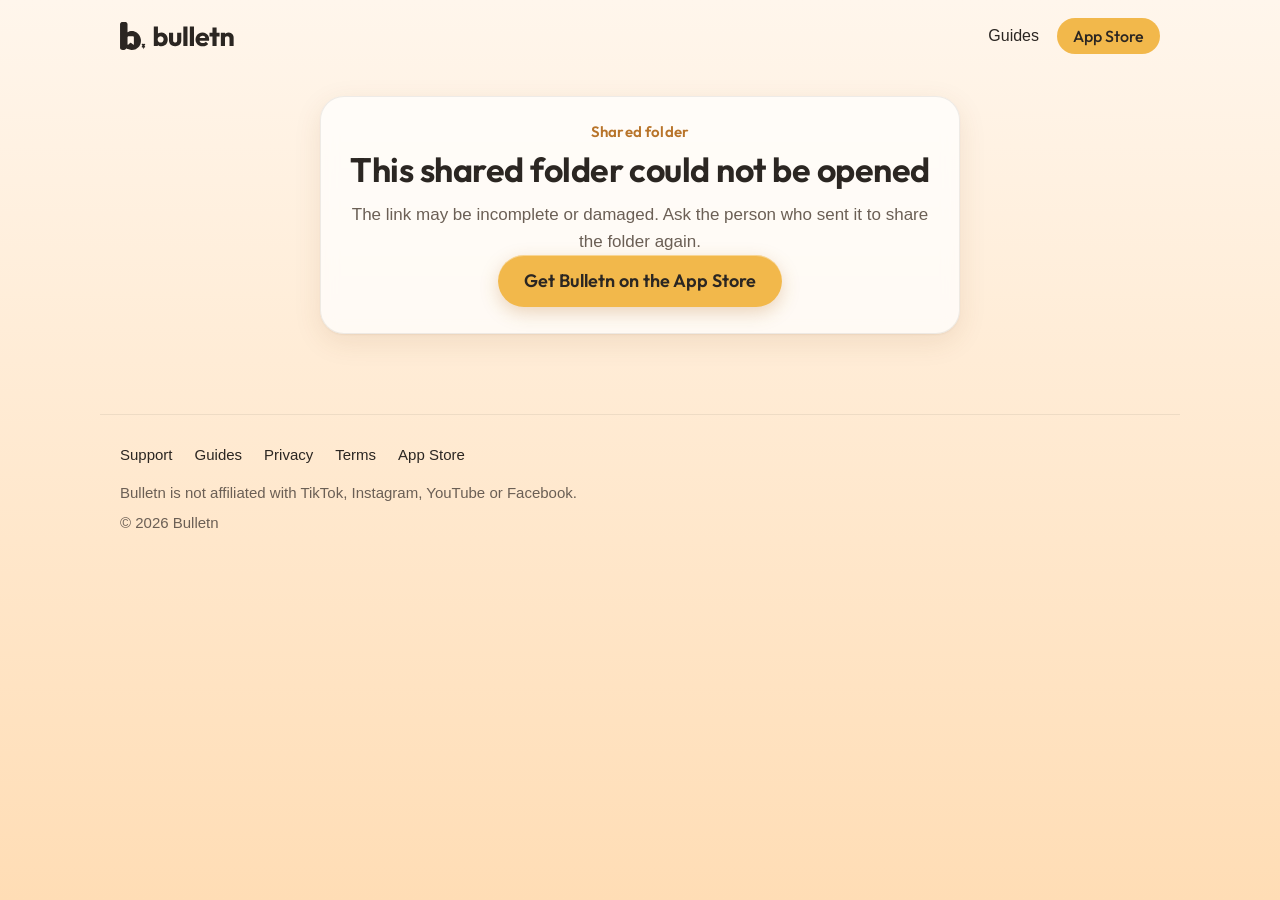
<file: f/index.html>
<!doctype html>
<html lang="en">
<head>
<meta charset="utf-8">
<meta name="viewport" content="width=device-width,initial-scale=1">
<meta http-equiv="Content-Security-Policy" content="default-src 'none'; script-src 'self'; style-src 'self'; font-src 'self'; img-src 'self'; connect-src 'none'; base-uri 'none'; form-action 'none'">
<meta name="referrer" content="no-referrer">
<meta name="robots" content="noindex">
<title>A shared folder on Bulletn</title>
<meta name="description" content="Tap to see the whole folder, then add it to Bulletn in one tap.">
<link rel="canonical" href="https://bulletnapp.com/f/">
<meta name="apple-itunes-app" content="app-id=6829573401">
<meta property="og:type" content="website">
<meta property="og:site_name" content="Bulletn">
<meta property="og:title" content="A shared folder on Bulletn">
<meta property="og:description" content="Tap to see the whole folder, then add it to Bulletn in one tap.">
<meta property="og:url" content="https://bulletnapp.com/f/">
<meta property="og:image" content="https://bulletnapp.com/assets/img/og.jpg">
<meta name="twitter:card" content="summary_large_image">
<meta name="theme-color" content="#FFF6EC">
<link rel="icon" type="image/png" sizes="32x32" href="../favicon.png">
<link rel="apple-touch-icon" href="../apple-touch-icon.png">
<link rel="stylesheet" href="../styles.css">
<script src="folder.js" defer></script>
</head>
<body>
<header class="site-header">
  <div class="wrap">
    <a class="logo" href="../" aria-label="Bulletn home"><svg class="lockup-svg" aria-hidden="true" focusable="false" xmlns="http://www.w3.org/2000/svg" viewBox="0 3.01 113.65 28"  xmlns:c2pa="http://c2pa.org/manifest"><g fill="currentColor"><path fill-rule="evenodd" transform="translate(0 3.010) scale(0.044639) translate(-278.37 -186.45)" d="M778.02 706.61C778.25 712.24 778.28 717.76 777.99 723.38C771.65 727.87 766.54 732.29 764.72 740.23C764.15 742.74 764.03 745.26 764.74 747.76C765.56 750.6 767.22 753.15 769.76 754.74C774.95 757.99 781.72 756.38 787.49 756.74L791.23 757.55L791.74 764.76C792.72 771.24 797.63 790.54 800.29 796.22L801.35 797.74C807 785.19 811.11 770.81 812.69 757.15L817.5 756.68C823.14 756.56 831.52 757.76 836.54 755.03C846.24 749.75 843.01 737.17 837.24 730.26C834.78 727.31 831.61 725.21 828.52 722.99C828.2 717.55 828.22 712.19 828.4 706.74C833.08 703.69 838.44 700.93 841.72 696.22C846.06 689.98 844 680.77 836.81 677.7C831.63 675.48 824.34 676.57 818.78 676.51L787.5 676.48C782.52 676.49 775.84 675.84 771.18 677.69C764.15 680.49 762.1 689.54 765.72 695.77C768.61 700.74 773.38 703.52 778.02 706.61ZM447.53 417.72L446.92 415.37L446.77 367.5L446.79 275.5L446.78 249.5L446.58 232.78C445.3 218.83 439.2 205.24 427.79 196.71C415.55 187.56 405.28 186.82 390.5 186.85L373.5 186.84L340.5 186.85C332.59 186.86 324.64 186.45 316.9 188.42C303.8 191.75 292.6 200.69 285.73 212.24C283.1 216.65 281.21 221.65 280.22 226.7C278.4 235.99 279.23 251.56 279.23 261.5L279.23 322.5L279.25 514.5L279.21 689.5L279.22 744.5C279.25 754.18 278.37 765.93 280.23 775.3C283.64 792.51 296.71 806.36 313.6 810.9C322.07 813.18 330.81 812.85 339.5 812.84L361.5 812.85L373.39 812.71C388.52 811.62 402.2 805.14 412.52 794.02C417.68 788.45 420.85 781.84 424.6 775.35L435.57 782.93C441.43 786.89 447.54 790.46 453.87 793.63C478.68 806.06 505.84 811.97 533.51 812.74C567.79 813.7 601.24 809.63 632.62 795.12C651.41 786.43 668.94 774.73 683.98 760.48C704.74 740.81 721.39 717.25 732.18 690.7C741.55 667.69 746.17 643.25 747.16 618.5C747.56 608.54 747.65 596.57 746.68 586.69C740.21 520.62 707.55 458.15 651.67 420.83C636.88 410.95 620.97 402.9 603.99 397.51C578.27 389.34 550.38 387.61 523.62 390.27C501.71 392.45 480.42 399.08 461.08 409.59L447.53 417.72ZM510.42 653.96L484.97 674.48L467.4 688.92C464.72 691.17 457.87 697.5 454.99 698.48C453.71 698.92 452.28 698.93 451 698.49C446.43 696.93 446.77 691.4 446.77 687.5L446.77 655.5L446.78 549.5L446.79 534.5C446.8 524.31 447.02 516.03 456.63 510.13C463.06 506.18 469.24 506.36 476.5 506.3L489.5 506.28L557.5 506.29C569.48 506.47 580.04 505.75 586.6 517.91C587.72 520 588.51 522.27 588.87 524.62C589.77 530.46 589.21 542.98 589.21 549.5L589.2 619.5L589.2 675.5C589.2 680.16 590.27 693.68 587.43 696.93C585.67 698.95 582.71 699.32 580.37 698.13L566.53 686.98L536.24 662.27C530.14 657.49 525 651.41 516.56 652.1C514.27 652.29 512.52 653.18 510.42 653.96Z"/><path d="M41.36731845356716 27.27Q40.03081845356716 27.27 38.92381845356716 26.72325Q37.81681845356716 26.1765 37.12156845356716 25.23825Q36.426318453567156 24.3 36.31831845356716 23.139V17.604Q36.426318453567156 16.442999999999998 37.12831845356716 15.538499999999999Q37.83031845356716 14.634 38.93731845356716 14.121Q40.04431845356716 13.608 41.36731845356716 13.608Q43.23031845356716 13.608 44.674818453567156 14.499Q46.11931845356716 15.39 46.942818453567156 16.93575Q47.76631845356716 18.4815 47.76631845356716 20.4525Q47.76631845356716 22.41 46.942818453567156 23.948999999999998Q46.11931845356716 25.488 44.674818453567156 26.378999999999998Q43.23031845356716 27.27 41.36731845356716 27.27ZM33.807318453567156 27.0V7.398H37.938318453567156V17.1045L37.24981845356716 20.277L37.87081845356715 23.4765V27.0ZM40.63831845356716 23.544Q41.502318453567156 23.544 42.16381845356716 23.14575Q42.82531845356716 22.7475 43.20331845356716 22.045499999999997Q43.58131845356716 21.3435 43.58131845356716 20.439Q43.58131845356716 19.5345 43.20331845356716 18.8325Q42.82531845356716 18.130499999999998 42.157068453567156 17.73225Q41.488818453567156 17.334 40.62481845356716 17.334Q39.760818453567154 17.334 39.092568453567154 17.73225Q38.42431845356716 18.130499999999998 38.05981845356716 18.82575Q37.695318453567154 19.521 37.695318453567154 20.439Q37.695318453567154 21.357 38.06656845356716 22.058999999999997Q38.43781845356716 22.761 39.10606845356716 23.1525Q39.774318453567155 23.544 40.63831845356716 23.544Z M55.150818453567155 27.297Q53.36066018018586 27.297 51.96748931687651 26.5545Q50.57431845356716 25.812 49.78456845356716 24.49782816229117Q48.994818453567156 23.183656324582337 48.994818453567156 21.481402118866058V13.878H53.125818453567156V21.438Q53.125818453567156 22.11508285714286 53.367130953567155 22.604284285714286Q53.608443453567155 23.093485714285713 54.06887133818254 23.359242857142856Q54.529299222797924 23.625 55.15524086736026 23.625Q56.082318453567154 23.625 56.62231845356715 23.043689999999998Q57.16231845356715 22.46238 57.16231845356715 21.438V13.878H61.29331845356715V21.4785Q61.29331845356715 23.2065 60.51031845356715 24.516Q59.72731845356716 25.8255 58.34449111543766 26.56125Q56.96166377730816 27.297 55.150818453567155 27.297Z M63.34531845356715 27.0V7.398H67.47631845356716V27.0Z M69.85231845356715 27.0V7.398H73.98331845356715V27.0Z M82.82581845356715 27.297Q80.69281845356716 27.297 79.03906845356715 26.4195Q77.38531845356715 25.542 76.44031845356716 23.982750000000003Q75.49531845356715 22.4235 75.49531845356715 20.439Q75.49531845356715 18.468 76.42006845356715 16.92225Q77.34481845356716 15.3765 78.94456845356716 14.47875Q80.54431845356716 13.581 82.52881845356715 13.581Q84.47281845356716 13.581 85.96456845356715 14.42475Q87.45631845356715 15.2685 88.30681845356716 16.753500000000003Q89.15731845356716 18.238500000000002 89.15731845356716 20.142Q89.15731845356716 20.5065 89.11681845356716 20.898Q89.07631845356715 21.2895 88.96831845356715 21.789L77.65531845356716 21.8295V18.994500000000002L87.21331845356715 18.954L85.43131845356716 20.1555Q85.40431845356716 19.0215 85.07356845356716 18.27225Q84.74281845356715 17.523 84.11506845356715 17.131500000000003Q83.48731845356716 16.740000000000002 82.55581845356716 16.740000000000002Q81.58381845356716 16.740000000000002 80.86831845356716 17.1855Q80.15281845356716 17.631 79.76806845356717 18.44775Q79.38331845356716 19.264499999999998 79.38331845356716 20.412Q79.38331845356716 21.573 79.79506845356715 22.40325Q80.20681845356715 23.2335 80.97631845356716 23.67225Q81.74581845356715 24.111 82.81231845356716 24.111Q83.78431845356715 24.111 84.56731845356715 23.780250000000002Q85.35031845356716 23.4495 85.94431845356715 22.7745L88.21231845356715 25.0425Q87.24031845356716 26.163 85.86331845356716 26.73Q84.48631845356715 27.297 82.82581845356715 27.297Z M92.47831845356716 27.0V8.451H96.60931845356716V27.0ZM89.50831845356716 17.387999999999998V13.878H99.57931845356715V17.387999999999998Z M109.51531845356716 27.0V19.5345Q109.51531845356716 18.494999999999997 108.88081845356716 17.86725Q108.24631845356716 17.2395 107.26412457601614 17.2395Q106.59587457601614 17.2395 106.07784651479164 17.523Q105.55981845356716 17.8065 105.26956845356716 18.32625Q104.97931845356716 18.846 104.97931845356716 19.5345L103.37281845356716 18.7515Q103.37281845356716 17.198999999999998 104.05456845356716 16.04475Q104.73631845356716 14.8905 105.93641363123214 14.24925Q107.1365088088971 13.608 108.65666363123214 13.608Q110.09581845356716 13.608 111.22306845356715 14.2965Q112.35031845356716 14.985 112.99831845356715 16.119Q113.64631845356716 17.253 113.64631845356716 18.603V27.0ZM100.84831845356716 27.0V13.878H104.97931845356716V27.0Z"/></g><metadata><c2pa:manifest>[base64]/[base64]/QIxtBx6TKrbhw5D6tZn/[base64]/[base64]/3cyjxFA3Qo5S46fX0/ihY0VZ7mfb9KF703t5OjWDBWMA4GA1UdDwEB/wQEAwIHgDAVBgNVHSUEDjAMBgorBgEEAYPoXgIBMAwGA1UdEwEB/wQCMAAwHwYDVR0jBBgwFoAUzlHiBIFOZFsj+OPEz5o+nMHXXMIwCgYIKoZIzj0EAwMDZwAwZAIwMXMdFJ4BetLLVY7ORuE9noqbbAZOZn/aArXyTwFAZfKrPzxF2vPoJNf1+UCdg1XGAjBwX1zd9WGqYkqmL5SFqw1QySjr1zJfpJM9+1rdDwSPLMOPOjKuiXjoU/[base64]/OYUDP3sSd7Y9WLO64G/iDHURGzgqvDHqnBk5ULoR9Q=</c2pa:manifest></metadata></svg></a>
    <nav class="nav" aria-label="Main">
      <a href="../guides/">Guides</a>
      <a class="btn btn-sm" href="https://apps.apple.com/app/bulletn-saved-sorted/id6829573401">App Store</a>
    </nav>
  </div>
</header>

<main class="article share">
  <div class="narrow">
    <noscript>
      <div class="card share-msg">
        <span class="label">Shared folder</span>
        <h1>Turn on JavaScript to see this folder</h1>
        <p>This page opens the shared folder right in your browser, which needs JavaScript. Turn it on in Safari settings and reload, or get Bulletn and open the link again.</p>
        <a class="btn" href="https://apps.apple.com/app/bulletn-saved-sorted/id6829573401">Get Bulletn on the App Store</a>
      </div>
    </noscript>

    <section id="folder" hidden>
      <span class="label">Shared folder</span>
      <h1 id="folder-name"></h1>
      <p id="folder-count" class="share-count"></p>
      <div class="share-actions">
        <a id="open-in-app" class="btn" href="../">Open in Bulletn</a>
        <a class="btn btn-alt" href="https://apps.apple.com/app/bulletn-saved-sorted/id6829573401">Get Bulletn</a>
      </div>
      <span class="btn-note">Don't have Bulletn? Get it free, then tap Open in Bulletn.</span>
      <ul id="folder-items" class="share-list"></ul>
    </section>

    <section id="folder-error" class="card share-msg" hidden>
      <span class="label">Shared folder</span>
      <h1>This shared folder could not be opened</h1>
      <p>The link may be incomplete or damaged. Ask the person who sent it to share the folder again.</p>
      <a class="btn" href="https://apps.apple.com/app/bulletn-saved-sorted/id6829573401">Get Bulletn on the App Store</a>
    </section>
  </div>
</main>

<footer class="site-footer">
  <div class="wrap">
    <nav class="footer-links" aria-label="Footer">
      <a href="../#support">Support</a>
      <a href="../guides/">Guides</a>
      <a href="../privacy.html">Privacy</a>
      <a href="../terms.html">Terms</a>
      <a href="https://apps.apple.com/app/bulletn-saved-sorted/id6829573401">App Store</a>
    </nav>
    <p>Bulletn is not affiliated with TikTok, Instagram, YouTube or Facebook.</p>
    <p>&copy; 2026 Bulletn</p>
  </div>
</footer>
</body>
</html>
</file>
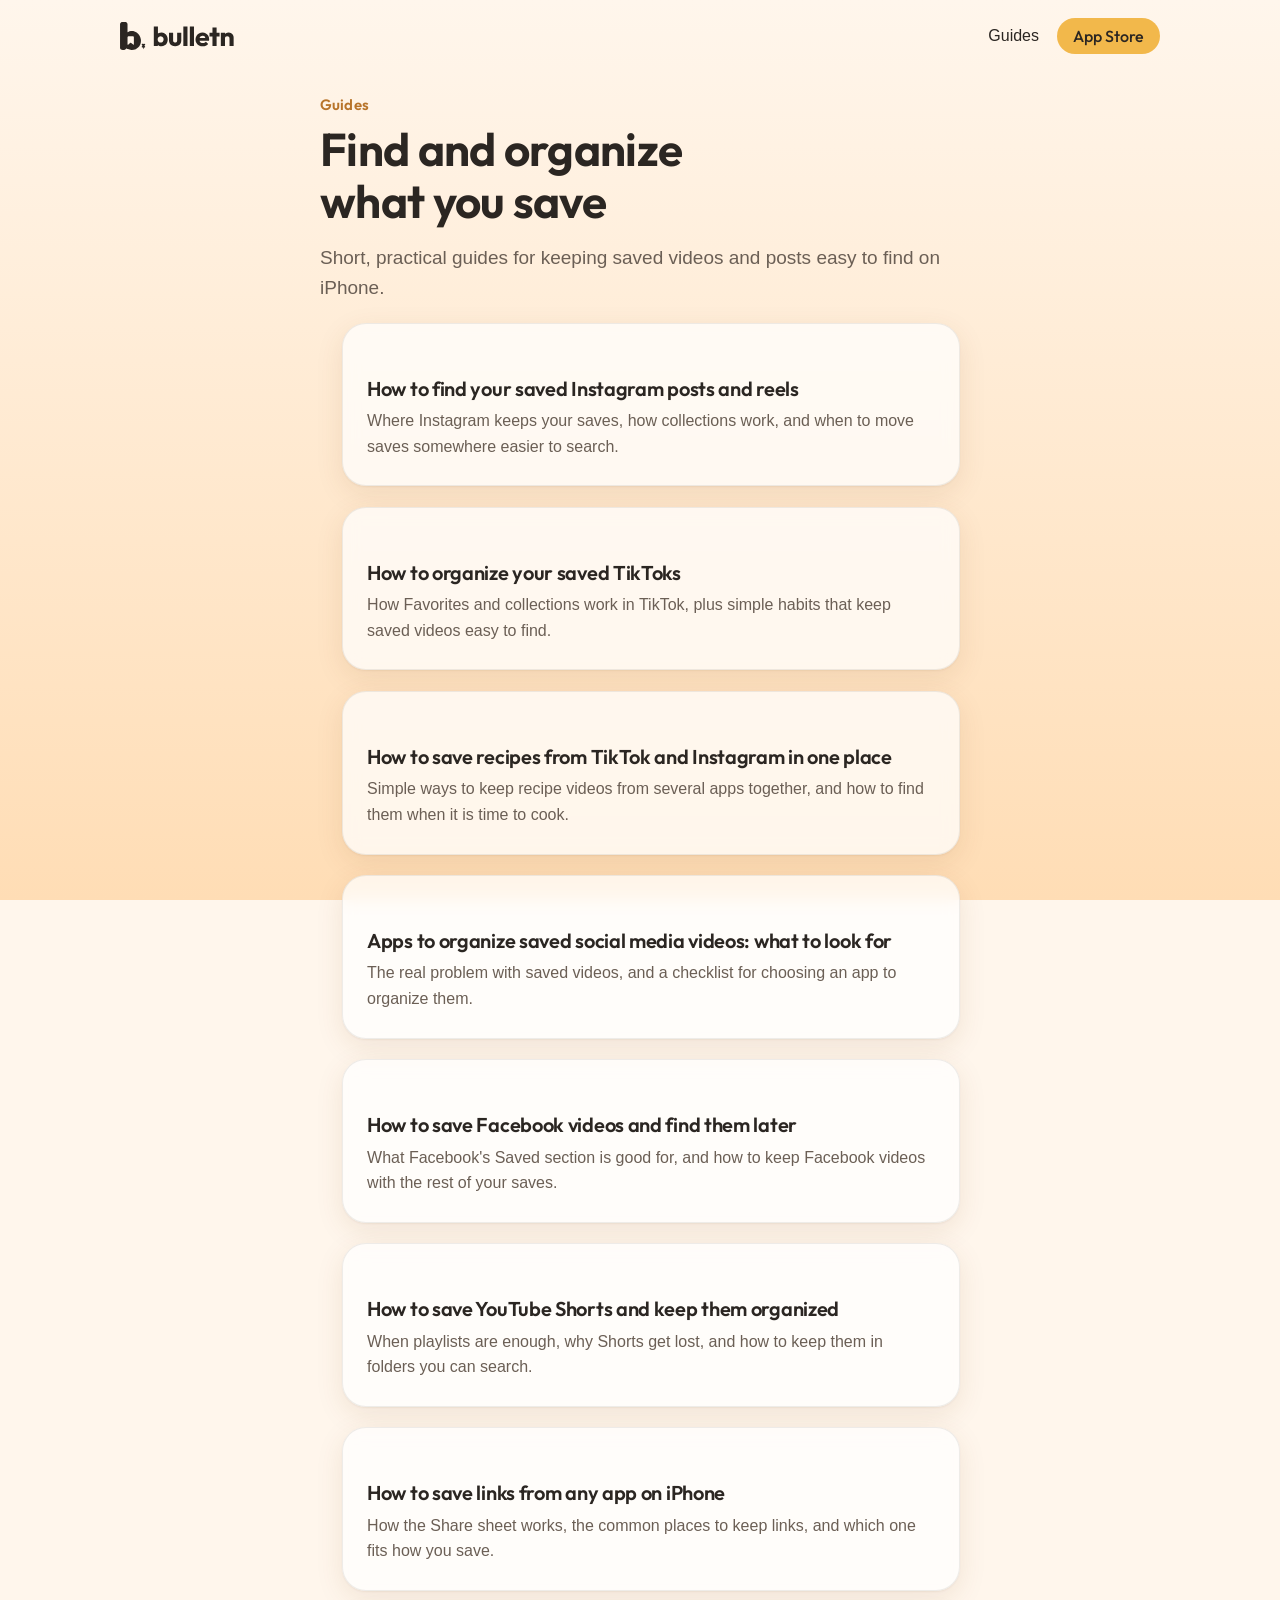
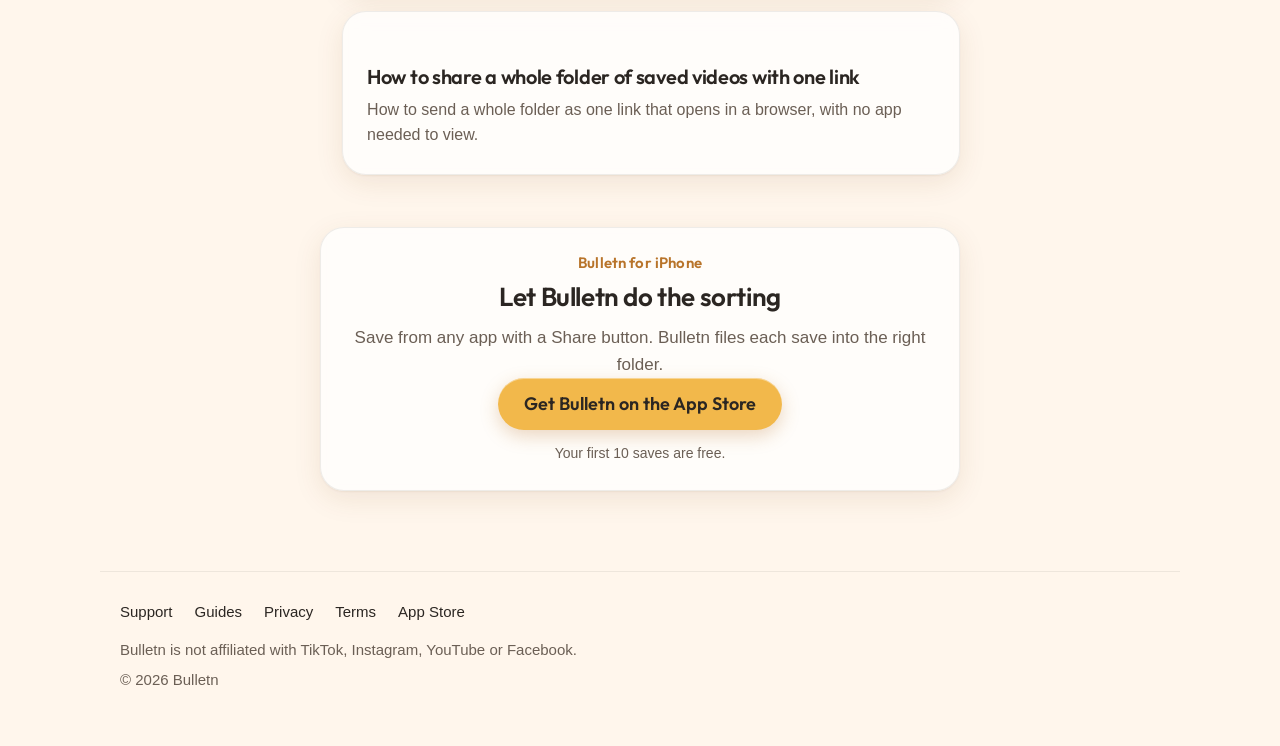
<file: guides/index.html>
<!doctype html>
<html lang="en">
<head>
<meta charset="utf-8">
<meta name="viewport" content="width=device-width,initial-scale=1">
<title>Guides: Organize Your Saved Videos and Posts | Bulletn</title>
<meta name="description" content="Short guides to finding and organizing saved posts, reels, TikToks and recipe videos on iPhone.">
<link rel="canonical" href="https://bulletnapp.com/guides/">
<meta name="apple-itunes-app" content="app-id=6829573401">
<meta property="og:type" content="website">
<meta property="og:site_name" content="Bulletn">
<meta property="og:title" content="Guides: Organize Your Saved Videos and Posts | Bulletn">
<meta property="og:description" content="Short guides to finding and organizing saved posts, reels, TikToks and recipe videos on iPhone.">
<meta property="og:url" content="https://bulletnapp.com/guides/">
<meta property="og:image" content="https://bulletnapp.com/assets/img/og.jpg">
<meta name="twitter:card" content="summary_large_image">
<meta name="theme-color" content="#FFF6EC">
<link rel="icon" type="image/png" sizes="32x32" href="../favicon.png">
<link rel="apple-touch-icon" href="../apple-touch-icon.png">
<link rel="stylesheet" href="../styles.css">
<script type="application/ld+json">
{
  "@context": "https://schema.org",
  "@type": "CollectionPage",
  "name": "Bulletn Guides",
  "description": "Short guides to finding and organizing saved posts, reels, TikToks and recipe videos on iPhone.",
  "url": "https://bulletnapp.com/guides/"
}
</script>
</head>
<body>
<header class="site-header">
  <div class="wrap">
    <a class="logo" href="../" aria-label="Bulletn home"><svg class="lockup-svg" aria-hidden="true" focusable="false" xmlns="http://www.w3.org/2000/svg" viewBox="0 3.01 113.65 28"  xmlns:c2pa="http://c2pa.org/manifest"><g fill="currentColor"><path fill-rule="evenodd" transform="translate(0 3.010) scale(0.044639) translate(-278.37 -186.45)" d="M778.02 706.61C778.25 712.24 778.28 717.76 777.99 723.38C771.65 727.87 766.54 732.29 764.72 740.23C764.15 742.74 764.03 745.26 764.74 747.76C765.56 750.6 767.22 753.15 769.76 754.74C774.95 757.99 781.72 756.38 787.49 756.74L791.23 757.55L791.74 764.76C792.72 771.24 797.63 790.54 800.29 796.22L801.35 797.74C807 785.19 811.11 770.81 812.69 757.15L817.5 756.68C823.14 756.56 831.52 757.76 836.54 755.03C846.24 749.75 843.01 737.17 837.24 730.26C834.78 727.31 831.61 725.21 828.52 722.99C828.2 717.55 828.22 712.19 828.4 706.74C833.08 703.69 838.44 700.93 841.72 696.22C846.06 689.98 844 680.77 836.81 677.7C831.63 675.48 824.34 676.57 818.78 676.51L787.5 676.48C782.52 676.49 775.84 675.84 771.18 677.69C764.15 680.49 762.1 689.54 765.72 695.77C768.61 700.74 773.38 703.52 778.02 706.61ZM447.53 417.72L446.92 415.37L446.77 367.5L446.79 275.5L446.78 249.5L446.58 232.78C445.3 218.83 439.2 205.24 427.79 196.71C415.55 187.56 405.28 186.82 390.5 186.85L373.5 186.84L340.5 186.85C332.59 186.86 324.64 186.45 316.9 188.42C303.8 191.75 292.6 200.69 285.73 212.24C283.1 216.65 281.21 221.65 280.22 226.7C278.4 235.99 279.23 251.56 279.23 261.5L279.23 322.5L279.25 514.5L279.21 689.5L279.22 744.5C279.25 754.18 278.37 765.93 280.23 775.3C283.64 792.51 296.71 806.36 313.6 810.9C322.07 813.18 330.81 812.85 339.5 812.84L361.5 812.85L373.39 812.71C388.52 811.62 402.2 805.14 412.52 794.02C417.68 788.45 420.85 781.84 424.6 775.35L435.57 782.93C441.43 786.89 447.54 790.46 453.87 793.63C478.68 806.06 505.84 811.97 533.51 812.74C567.79 813.7 601.24 809.63 632.62 795.12C651.41 786.43 668.94 774.73 683.98 760.48C704.74 740.81 721.39 717.25 732.18 690.7C741.55 667.69 746.17 643.25 747.16 618.5C747.56 608.54 747.65 596.57 746.68 586.69C740.21 520.62 707.55 458.15 651.67 420.83C636.88 410.95 620.97 402.9 603.99 397.51C578.27 389.34 550.38 387.61 523.62 390.27C501.71 392.45 480.42 399.08 461.08 409.59L447.53 417.72ZM510.42 653.96L484.97 674.48L467.4 688.92C464.72 691.17 457.87 697.5 454.99 698.48C453.71 698.92 452.28 698.93 451 698.49C446.43 696.93 446.77 691.4 446.77 687.5L446.77 655.5L446.78 549.5L446.79 534.5C446.8 524.31 447.02 516.03 456.63 510.13C463.06 506.18 469.24 506.36 476.5 506.3L489.5 506.28L557.5 506.29C569.48 506.47 580.04 505.75 586.6 517.91C587.72 520 588.51 522.27 588.87 524.62C589.77 530.46 589.21 542.98 589.21 549.5L589.2 619.5L589.2 675.5C589.2 680.16 590.27 693.68 587.43 696.93C585.67 698.95 582.71 699.32 580.37 698.13L566.53 686.98L536.24 662.27C530.14 657.49 525 651.41 516.56 652.1C514.27 652.29 512.52 653.18 510.42 653.96Z"/><path d="M41.36731845356716 27.27Q40.03081845356716 27.27 38.92381845356716 26.72325Q37.81681845356716 26.1765 37.12156845356716 25.23825Q36.426318453567156 24.3 36.31831845356716 23.139V17.604Q36.426318453567156 16.442999999999998 37.12831845356716 15.538499999999999Q37.83031845356716 14.634 38.93731845356716 14.121Q40.04431845356716 13.608 41.36731845356716 13.608Q43.23031845356716 13.608 44.674818453567156 14.499Q46.11931845356716 15.39 46.942818453567156 16.93575Q47.76631845356716 18.4815 47.76631845356716 20.4525Q47.76631845356716 22.41 46.942818453567156 23.948999999999998Q46.11931845356716 25.488 44.674818453567156 26.378999999999998Q43.23031845356716 27.27 41.36731845356716 27.27ZM33.807318453567156 27.0V7.398H37.938318453567156V17.1045L37.24981845356716 20.277L37.87081845356715 23.4765V27.0ZM40.63831845356716 23.544Q41.502318453567156 23.544 42.16381845356716 23.14575Q42.82531845356716 22.7475 43.20331845356716 22.045499999999997Q43.58131845356716 21.3435 43.58131845356716 20.439Q43.58131845356716 19.5345 43.20331845356716 18.8325Q42.82531845356716 18.130499999999998 42.157068453567156 17.73225Q41.488818453567156 17.334 40.62481845356716 17.334Q39.760818453567154 17.334 39.092568453567154 17.73225Q38.42431845356716 18.130499999999998 38.05981845356716 18.82575Q37.695318453567154 19.521 37.695318453567154 20.439Q37.695318453567154 21.357 38.06656845356716 22.058999999999997Q38.43781845356716 22.761 39.10606845356716 23.1525Q39.774318453567155 23.544 40.63831845356716 23.544Z M55.150818453567155 27.297Q53.36066018018586 27.297 51.96748931687651 26.5545Q50.57431845356716 25.812 49.78456845356716 24.49782816229117Q48.994818453567156 23.183656324582337 48.994818453567156 21.481402118866058V13.878H53.125818453567156V21.438Q53.125818453567156 22.11508285714286 53.367130953567155 22.604284285714286Q53.608443453567155 23.093485714285713 54.06887133818254 23.359242857142856Q54.529299222797924 23.625 55.15524086736026 23.625Q56.082318453567154 23.625 56.62231845356715 23.043689999999998Q57.16231845356715 22.46238 57.16231845356715 21.438V13.878H61.29331845356715V21.4785Q61.29331845356715 23.2065 60.51031845356715 24.516Q59.72731845356716 25.8255 58.34449111543766 26.56125Q56.96166377730816 27.297 55.150818453567155 27.297Z M63.34531845356715 27.0V7.398H67.47631845356716V27.0Z M69.85231845356715 27.0V7.398H73.98331845356715V27.0Z M82.82581845356715 27.297Q80.69281845356716 27.297 79.03906845356715 26.4195Q77.38531845356715 25.542 76.44031845356716 23.982750000000003Q75.49531845356715 22.4235 75.49531845356715 20.439Q75.49531845356715 18.468 76.42006845356715 16.92225Q77.34481845356716 15.3765 78.94456845356716 14.47875Q80.54431845356716 13.581 82.52881845356715 13.581Q84.47281845356716 13.581 85.96456845356715 14.42475Q87.45631845356715 15.2685 88.30681845356716 16.753500000000003Q89.15731845356716 18.238500000000002 89.15731845356716 20.142Q89.15731845356716 20.5065 89.11681845356716 20.898Q89.07631845356715 21.2895 88.96831845356715 21.789L77.65531845356716 21.8295V18.994500000000002L87.21331845356715 18.954L85.43131845356716 20.1555Q85.40431845356716 19.0215 85.07356845356716 18.27225Q84.74281845356715 17.523 84.11506845356715 17.131500000000003Q83.48731845356716 16.740000000000002 82.55581845356716 16.740000000000002Q81.58381845356716 16.740000000000002 80.86831845356716 17.1855Q80.15281845356716 17.631 79.76806845356717 18.44775Q79.38331845356716 19.264499999999998 79.38331845356716 20.412Q79.38331845356716 21.573 79.79506845356715 22.40325Q80.20681845356715 23.2335 80.97631845356716 23.67225Q81.74581845356715 24.111 82.81231845356716 24.111Q83.78431845356715 24.111 84.56731845356715 23.780250000000002Q85.35031845356716 23.4495 85.94431845356715 22.7745L88.21231845356715 25.0425Q87.24031845356716 26.163 85.86331845356716 26.73Q84.48631845356715 27.297 82.82581845356715 27.297Z M92.47831845356716 27.0V8.451H96.60931845356716V27.0ZM89.50831845356716 17.387999999999998V13.878H99.57931845356715V17.387999999999998Z M109.51531845356716 27.0V19.5345Q109.51531845356716 18.494999999999997 108.88081845356716 17.86725Q108.24631845356716 17.2395 107.26412457601614 17.2395Q106.59587457601614 17.2395 106.07784651479164 17.523Q105.55981845356716 17.8065 105.26956845356716 18.32625Q104.97931845356716 18.846 104.97931845356716 19.5345L103.37281845356716 18.7515Q103.37281845356716 17.198999999999998 104.05456845356716 16.04475Q104.73631845356716 14.8905 105.93641363123214 14.24925Q107.1365088088971 13.608 108.65666363123214 13.608Q110.09581845356716 13.608 111.22306845356715 14.2965Q112.35031845356716 14.985 112.99831845356715 16.119Q113.64631845356716 17.253 113.64631845356716 18.603V27.0ZM100.84831845356716 27.0V13.878H104.97931845356716V27.0Z"/></g><metadata><c2pa:manifest>[base64]/[base64]/QIxtBx6TKrbhw5D6tZn/[base64]/[base64]/3cyjxFA3Qo5S46fX0/ihY0VZ7mfb9KF703t5OjWDBWMA4GA1UdDwEB/wQEAwIHgDAVBgNVHSUEDjAMBgorBgEEAYPoXgIBMAwGA1UdEwEB/wQCMAAwHwYDVR0jBBgwFoAUzlHiBIFOZFsj+OPEz5o+nMHXXMIwCgYIKoZIzj0EAwMDZwAwZAIwMXMdFJ4BetLLVY7ORuE9noqbbAZOZn/aArXyTwFAZfKrPzxF2vPoJNf1+UCdg1XGAjBwX1zd9WGqYkqmL5SFqw1QySjr1zJfpJM9+1rdDwSPLMOPOjKuiXjoU/[base64]/OYUDP3sSd7Y9WLO64G/iDHURGzgqvDHqnBk5ULoR9Q=</c2pa:manifest></metadata></svg></a>
    <nav class="nav" aria-label="Main">
      <a href="./">Guides</a>
      <a class="btn btn-sm" href="https://apps.apple.com/app/bulletn-saved-sorted/id6829573401">App Store</a>
    </nav>
  </div>
</header>

<main class="article">
  <div class="narrow">
    <span class="label">Guides</span>
    <h1>Find and organize what you save</h1>
    <p class="lede">Short, practical guides for keeping saved videos and posts easy to find on iPhone.</p>
    <ul class="guide-links">
      <li><a class="card" href="find-saved-instagram-posts.html"><h3>How to find your saved Instagram posts and reels</h3><p>Where Instagram keeps your saves, how collections work, and when to move saves somewhere easier to search.</p></a></li>
      <li><a class="card" href="organize-saved-tiktoks.html"><h3>How to organize your saved TikToks</h3><p>How Favorites and collections work in TikTok, plus simple habits that keep saved videos easy to find.</p></a></li>
      <li><a class="card" href="save-recipes-from-tiktok-and-instagram.html"><h3>How to save recipes from TikTok and Instagram in one place</h3><p>Simple ways to keep recipe videos from several apps together, and how to find them when it is time to cook.</p></a></li>
      <li><a class="card" href="apps-to-organize-saved-videos.html"><h3>Apps to organize saved social media videos: what to look for</h3><p>The real problem with saved videos, and a checklist for choosing an app to organize them.</p></a></li>
      <li><a class="card" href="how-to-save-facebook-videos.html"><h3>How to save Facebook videos and find them later</h3><p>What Facebook's Saved section is good for, and how to keep Facebook videos with the rest of your saves.</p></a></li>
      <li><a class="card" href="save-youtube-shorts.html"><h3>How to save YouTube Shorts and keep them organized</h3><p>When playlists are enough, why Shorts get lost, and how to keep them in folders you can search.</p></a></li>
      <li><a class="card" href="save-links-from-any-app-iphone.html"><h3>How to save links from any app on iPhone</h3><p>How the Share sheet works, the common places to keep links, and which one fits how you save.</p></a></li>
      <li><a class="card" href="share-a-folder-of-videos.html"><h3>How to share a whole folder of saved videos with one link</h3><p>How to send a whole folder as one link that opens in a browser, with no app needed to view.</p></a></li>
    </ul>

      <div class="card app-box">
        <span class="label">Bulletn for iPhone</span>
        <h2>Let Bulletn do the sorting</h2>
        <p>Save from any app with a Share button. Bulletn files each save into the right folder.</p>
        <a class="btn" href="https://apps.apple.com/app/bulletn-saved-sorted/id6829573401">Get Bulletn on the App Store</a>
        <span class="btn-note">Your first 10 saves are free.</span>
      </div>
  </div>
</main>

<footer class="site-footer">
  <div class="wrap">
    <nav class="footer-links" aria-label="Footer">
      <a href="../#support">Support</a>
      <a href="./">Guides</a>
      <a href="../privacy.html">Privacy</a>
      <a href="../terms.html">Terms</a>
      <a href="https://apps.apple.com/app/bulletn-saved-sorted/id6829573401">App Store</a>
    </nav>
    <p>Bulletn is not affiliated with TikTok, Instagram, YouTube or Facebook.</p>
    <p>&copy; 2026 Bulletn</p>
  </div>
</footer>
</body>
</html>
</file>
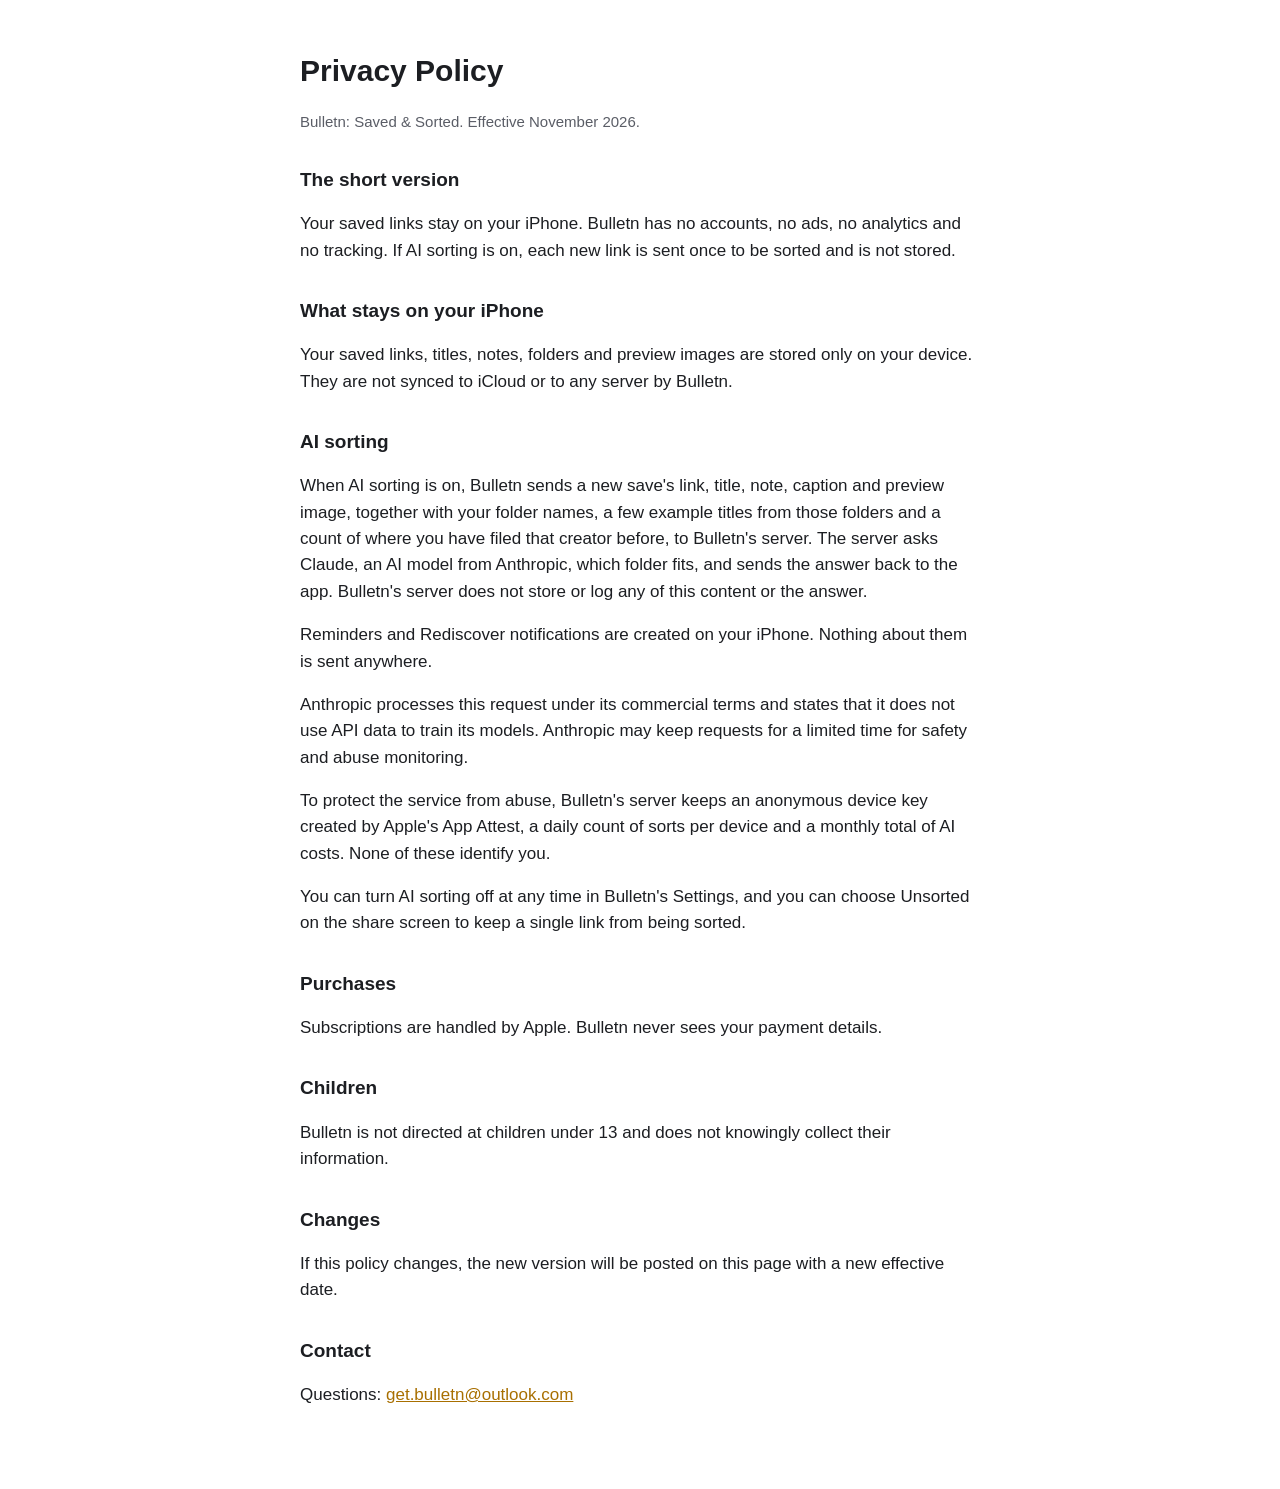
<file: privacy.html>
<!doctype html><html lang="en"><head><meta charset="utf-8"><meta name="viewport" content="width=device-width,initial-scale=1"><title>Bulletn Privacy Policy</title><style>
:root{--bg:#ffffff;--fg:#1c1e22;--muted:#5a5d66;--accent:#a86f00}
@media (prefers-color-scheme: dark){:root{--bg:#1c1e22;--fg:#f4f4f6;--muted:#a9abb3;--accent:#f2b84b}}
body{margin:0;background:var(--bg);color:var(--fg);font:17px/1.55 -apple-system,BlinkMacSystemFont,"Helvetica Neue",Arial,sans-serif}
main{max-width:680px;margin:0 auto;padding:48px 20px 64px}
h1{font-size:30px;margin:0 0 4px}h2{font-size:19px;margin:32px 0 8px}
p,li{color:var(--fg)}.muted{color:var(--muted);font-size:15px}a{color:var(--accent)}
</style></head><body><main>
<h1>Privacy Policy</h1><p class="muted">Bulletn: Saved &amp; Sorted. Effective November 2026.</p>
<h2>The short version</h2>
<p>Your saved links stay on your iPhone. Bulletn has no accounts, no ads, no analytics and no tracking. If AI sorting is on, each new link is sent once to be sorted and is not stored.</p>
<h2>What stays on your iPhone</h2>
<p>Your saved links, titles, notes, folders and preview images are stored only on your device. They are not synced to iCloud or to any server by Bulletn.</p>
<h2>AI sorting</h2>
<p>When AI sorting is on, Bulletn sends a new save's link, title, note, caption and preview image, together with your folder names, a few example titles from those folders and a count of where you have filed that creator before, to Bulletn's server. The server asks Claude, an AI model from Anthropic, which folder fits, and sends the answer back to the app. Bulletn's server does not store or log any of this content or the answer.</p>
<p>Reminders and Rediscover notifications are created on your iPhone. Nothing about them is sent anywhere.</p>
<p>Anthropic processes this request under its commercial terms and states that it does not use API data to train its models. Anthropic may keep requests for a limited time for safety and abuse monitoring.</p>
<p>To protect the service from abuse, Bulletn's server keeps an anonymous device key created by Apple's App Attest, a daily count of sorts per device and a monthly total of AI costs. None of these identify you.</p>
<p>You can turn AI sorting off at any time in Bulletn's Settings, and you can choose Unsorted on the share screen to keep a single link from being sorted.</p>
<h2>Purchases</h2>
<p>Subscriptions are handled by Apple. Bulletn never sees your payment details.</p>
<h2>Children</h2>
<p>Bulletn is not directed at children under 13 and does not knowingly collect their information.</p>
<h2>Changes</h2>
<p>If this policy changes, the new version will be posted on this page with a new effective date.</p>
<h2>Contact</h2>
<p>Questions: <a href="mailto:get.bulletn@outlook.com">get.bulletn@outlook.com</a></p>
</main></body></html>
</file>
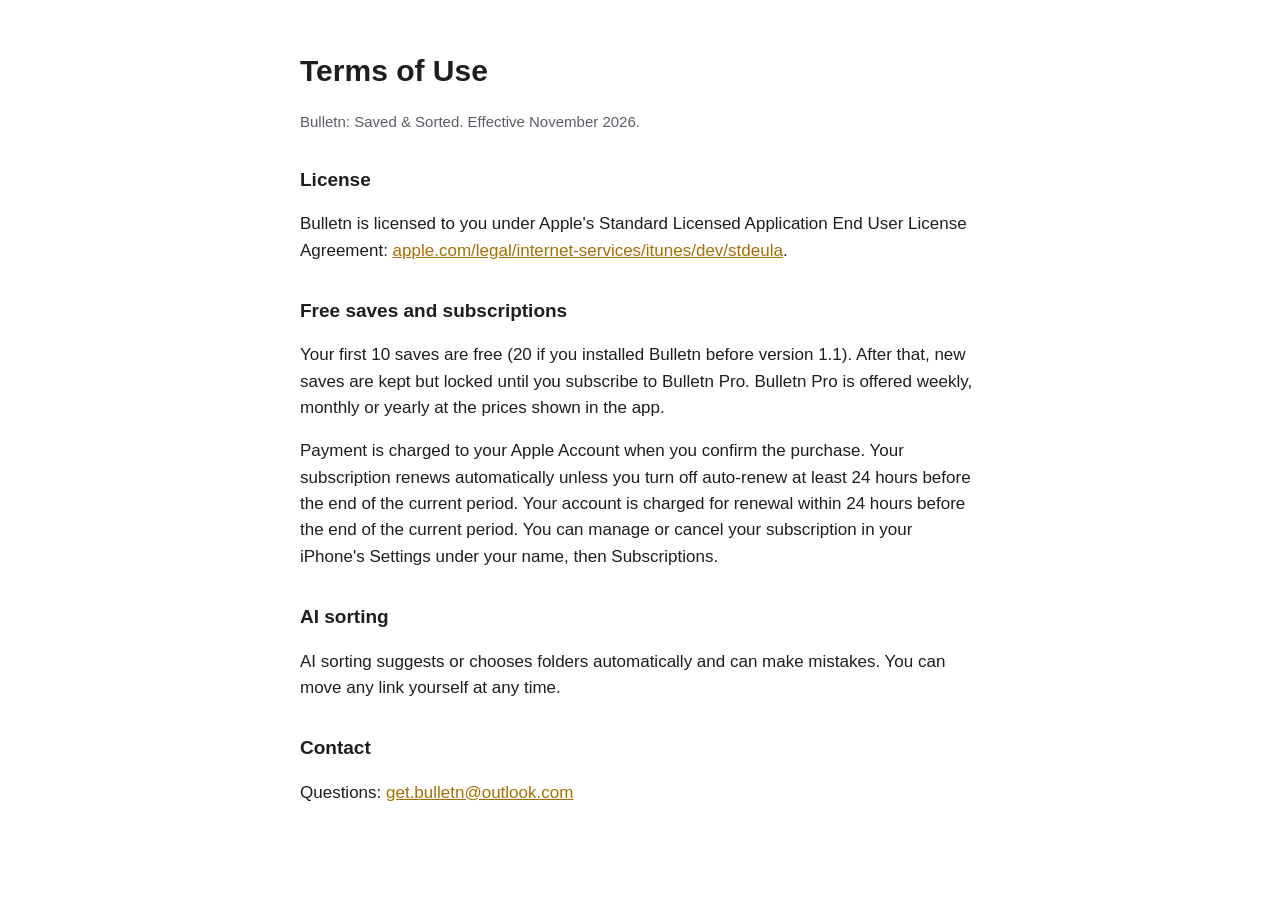
<file: terms.html>
<!doctype html><html lang="en"><head><meta charset="utf-8"><meta name="viewport" content="width=device-width,initial-scale=1"><title>Bulletn Terms of Use</title><style>
:root{--bg:#ffffff;--fg:#1c1e22;--muted:#5a5d66;--accent:#a86f00}
@media (prefers-color-scheme: dark){:root{--bg:#1c1e22;--fg:#f4f4f6;--muted:#a9abb3;--accent:#f2b84b}}
body{margin:0;background:var(--bg);color:var(--fg);font:17px/1.55 -apple-system,BlinkMacSystemFont,"Helvetica Neue",Arial,sans-serif}
main{max-width:680px;margin:0 auto;padding:48px 20px 64px}
h1{font-size:30px;margin:0 0 4px}h2{font-size:19px;margin:32px 0 8px}
p,li{color:var(--fg)}.muted{color:var(--muted);font-size:15px}a{color:var(--accent)}
</style></head><body><main>
<h1>Terms of Use</h1><p class="muted">Bulletn: Saved &amp; Sorted. Effective November 2026.</p>
<h2>License</h2>
<p>Bulletn is licensed to you under Apple's Standard Licensed Application End User License Agreement: <a href="https://www.apple.com/legal/internet-services/itunes/dev/stdeula/">apple.com/legal/internet-services/itunes/dev/stdeula</a>.</p>
<h2>Free saves and subscriptions</h2>
<p>Your first 10 saves are free (20 if you installed Bulletn before version 1.1). After that, new saves are kept but locked until you subscribe to Bulletn Pro. Bulletn Pro is offered weekly, monthly or yearly at the prices shown in the app.</p>
<p>Payment is charged to your Apple Account when you confirm the purchase. Your subscription renews automatically unless you turn off auto-renew at least 24 hours before the end of the current period. Your account is charged for renewal within 24 hours before the end of the current period. You can manage or cancel your subscription in your iPhone's Settings under your name, then Subscriptions.</p>
<h2>AI sorting</h2>
<p>AI sorting suggests or chooses folders automatically and can make mistakes. You can move any link yourself at any time.</p>
<h2>Contact</h2>
<p>Questions: <a href="mailto:get.bulletn@outlook.com">get.bulletn@outlook.com</a></p>
</main></body></html>
</file>
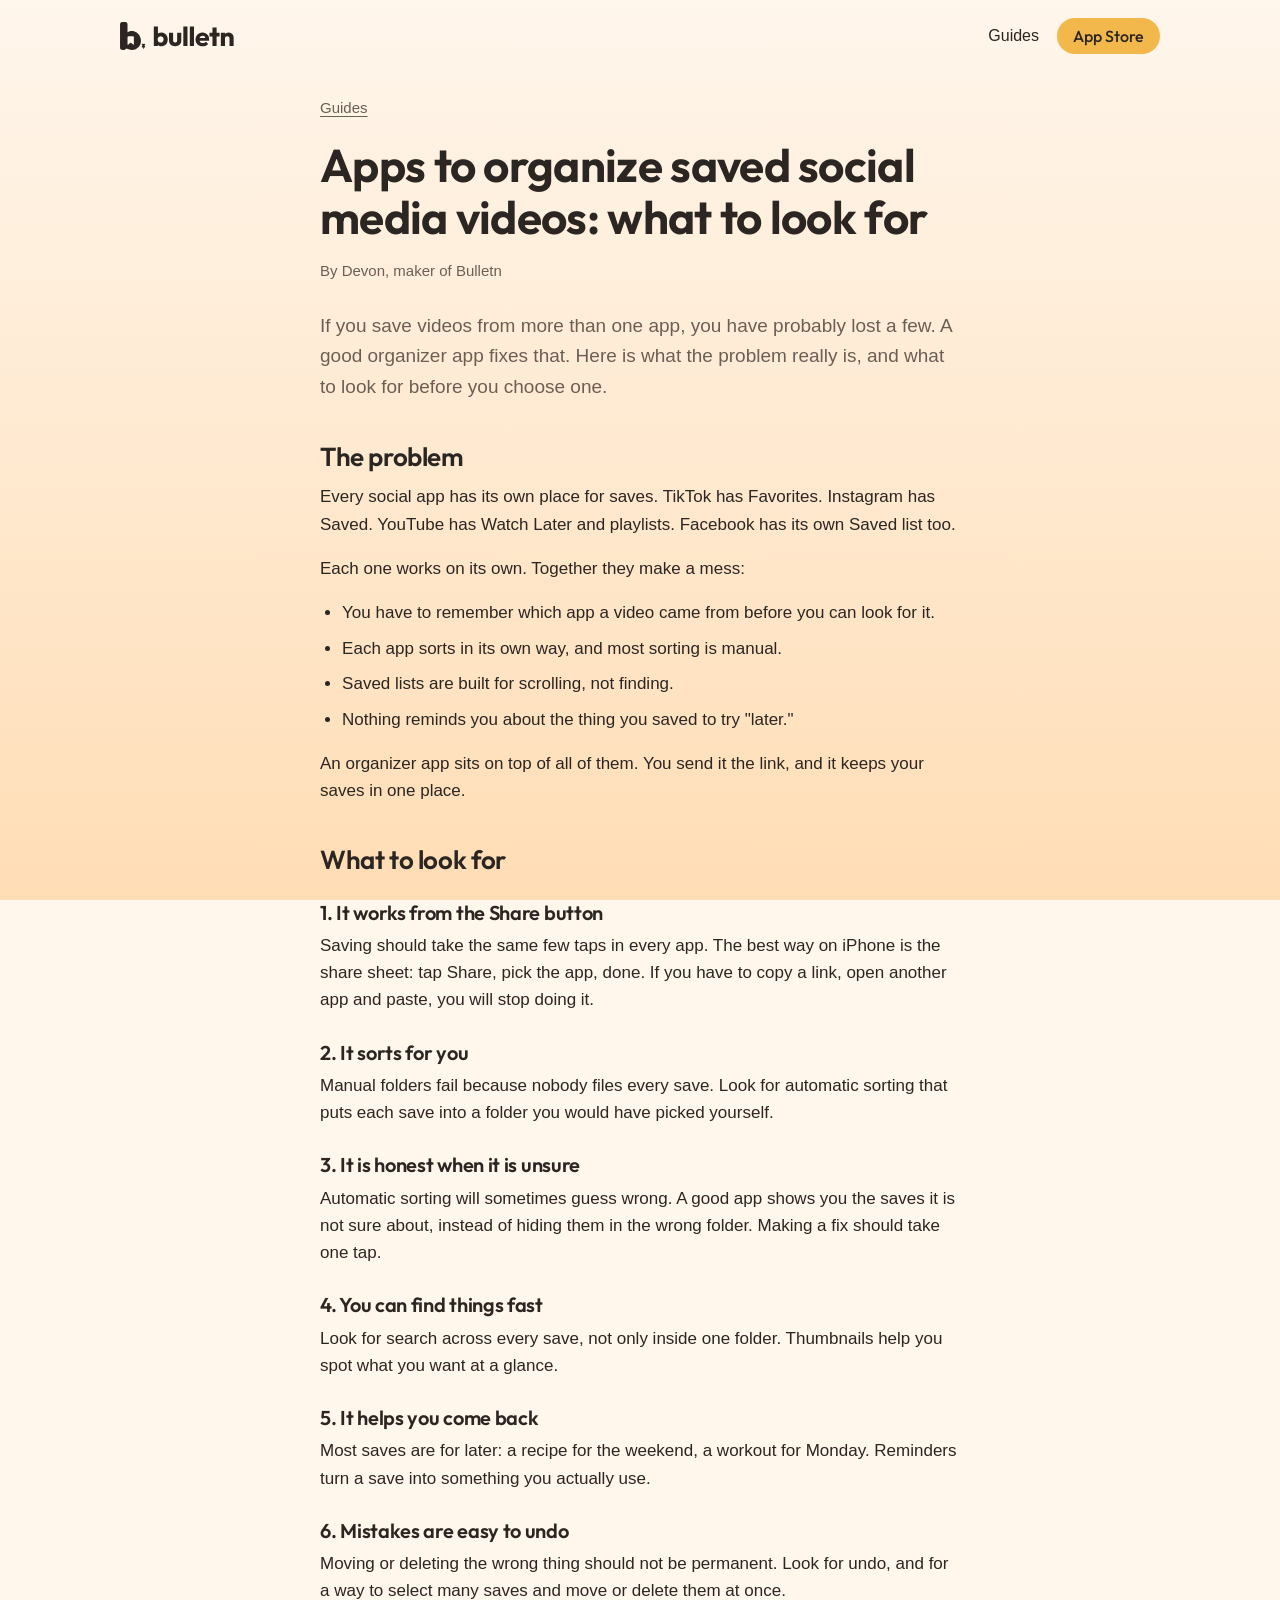
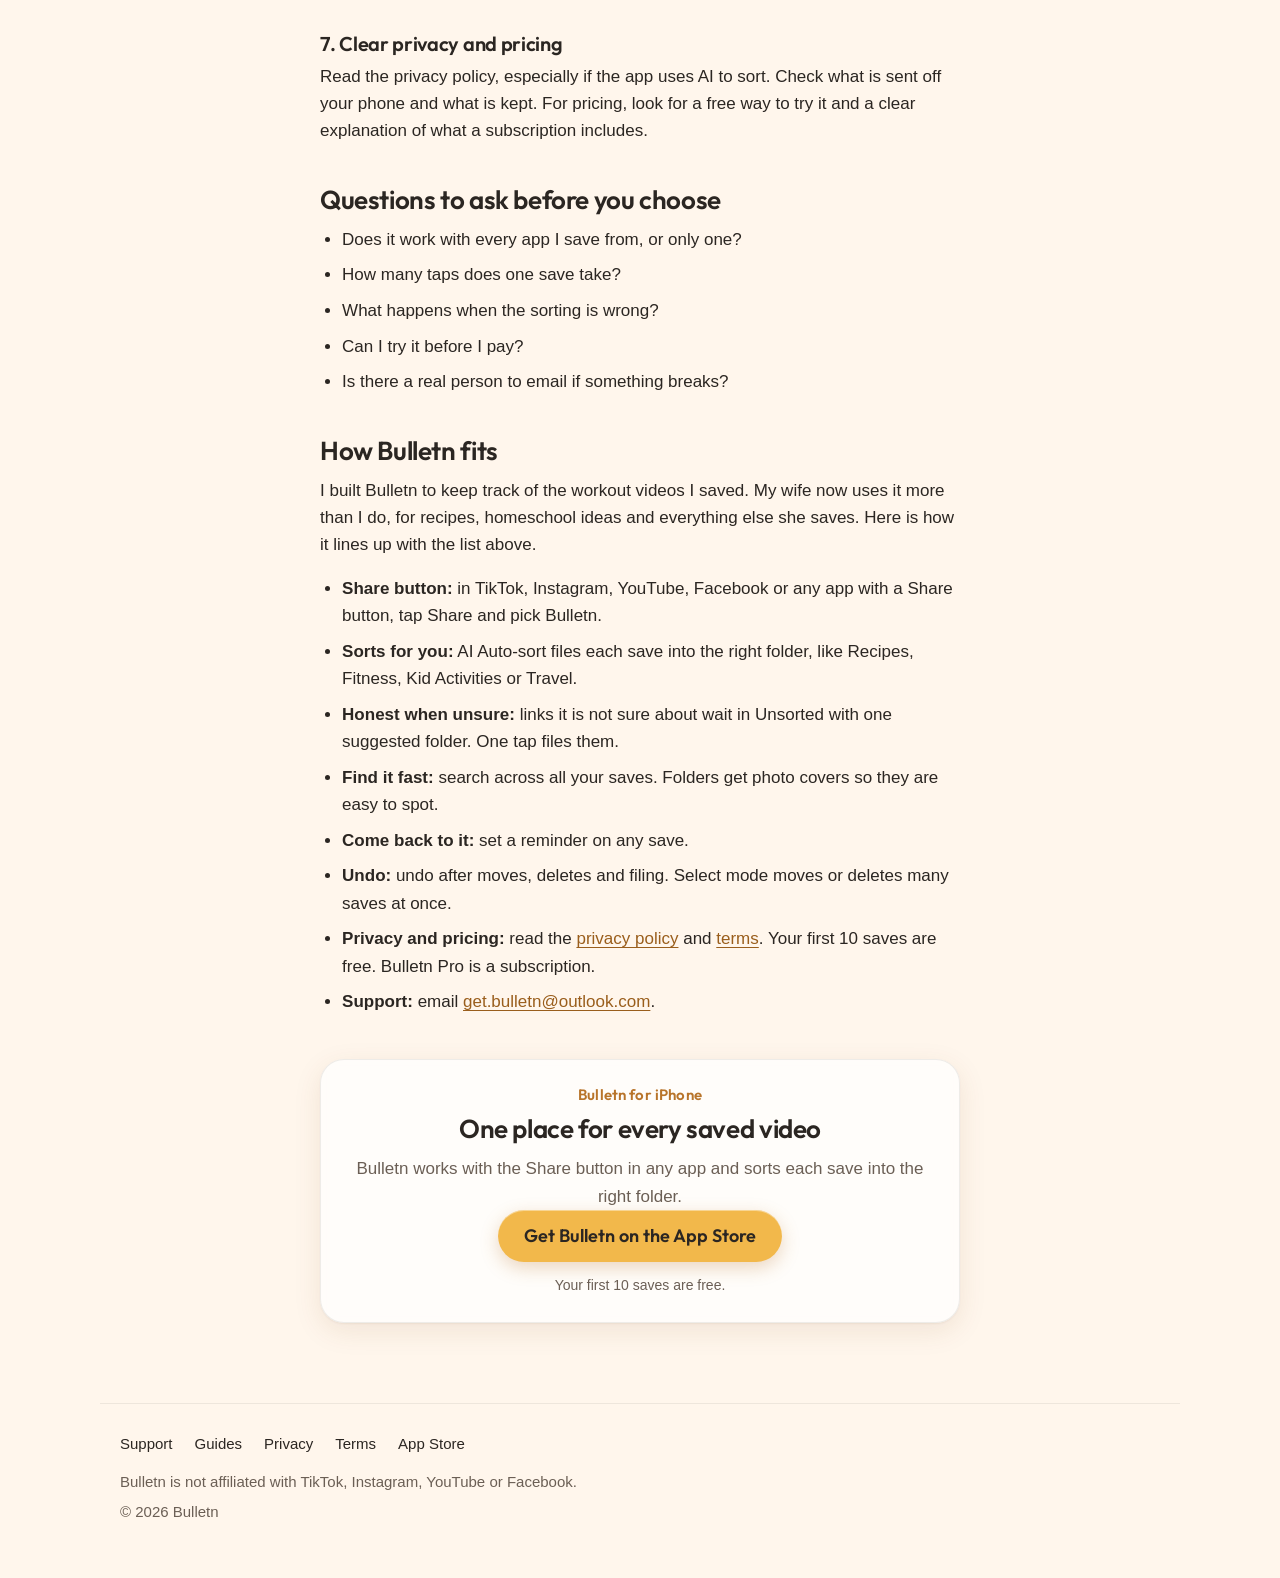
<file: guides/apps-to-organize-saved-videos.html>
<!doctype html>
<html lang="en">
<head>
<meta charset="utf-8">
<meta name="viewport" content="width=device-width,initial-scale=1">
<title>Apps to Organize Saved Social Media Videos | Bulletn</title>
<meta name="description" content="What to look for in an app that organizes saved videos from TikTok, Instagram and YouTube, and the questions to ask before you pick one.">
<link rel="canonical" href="https://bulletnapp.com/guides/apps-to-organize-saved-videos.html">
<meta name="apple-itunes-app" content="app-id=6829573401">
<meta property="og:type" content="article">
<meta property="og:site_name" content="Bulletn">
<meta property="og:title" content="Apps to Organize Saved Social Media Videos | Bulletn">
<meta property="og:description" content="What to look for in an app that organizes saved videos from TikTok, Instagram and YouTube, and the questions to ask before you pick one.">
<meta property="og:url" content="https://bulletnapp.com/guides/apps-to-organize-saved-videos.html">
<meta property="og:image" content="https://bulletnapp.com/assets/img/og.jpg">
<meta name="twitter:card" content="summary_large_image">
<meta name="theme-color" content="#FFF6EC">
<link rel="icon" type="image/png" sizes="32x32" href="../favicon.png">
<link rel="apple-touch-icon" href="../apple-touch-icon.png">
<link rel="stylesheet" href="../styles.css">
<script type="application/ld+json">
{
  "@context": "https://schema.org",
  "@type": "Article",
  "headline": "Apps to organize saved social media videos: what to look for",
  "description": "What to look for in an app that organizes saved videos from TikTok, Instagram and YouTube, and the questions to ask before you pick one.",
  "author": {
    "@type": "Person",
    "name": "Devon"
  },
  "publisher": {
    "@type": "Organization",
    "name": "Bulletn",
    "logo": {
      "@type": "ImageObject",
      "url": "https://bulletnapp.com/assets/img/icon-512.png"
    }
  },
  "datePublished": "2026-11-15",
  "dateModified": "2026-11-15",
  "image": "https://bulletnapp.com/assets/img/og.jpg",
  "mainEntityOfPage": "https://bulletnapp.com/guides/apps-to-organize-saved-videos.html"
}
</script>
</head>
<body>
<header class="site-header">
  <div class="wrap">
    <a class="logo" href="../" aria-label="Bulletn home"><svg class="lockup-svg" aria-hidden="true" focusable="false" xmlns="http://www.w3.org/2000/svg" viewBox="0 3.01 113.65 28"  xmlns:c2pa="http://c2pa.org/manifest"><g fill="currentColor"><path fill-rule="evenodd" transform="translate(0 3.010) scale(0.044639) translate(-278.37 -186.45)" d="M778.02 706.61C778.25 712.24 778.28 717.76 777.99 723.38C771.65 727.87 766.54 732.29 764.72 740.23C764.15 742.74 764.03 745.26 764.74 747.76C765.56 750.6 767.22 753.15 769.76 754.74C774.95 757.99 781.72 756.38 787.49 756.74L791.23 757.55L791.74 764.76C792.72 771.24 797.63 790.54 800.29 796.22L801.35 797.74C807 785.19 811.11 770.81 812.69 757.15L817.5 756.68C823.14 756.56 831.52 757.76 836.54 755.03C846.24 749.75 843.01 737.17 837.24 730.26C834.78 727.31 831.61 725.21 828.52 722.99C828.2 717.55 828.22 712.19 828.4 706.74C833.08 703.69 838.44 700.93 841.72 696.22C846.06 689.98 844 680.77 836.81 677.7C831.63 675.48 824.34 676.57 818.78 676.51L787.5 676.48C782.52 676.49 775.84 675.84 771.18 677.69C764.15 680.49 762.1 689.54 765.72 695.77C768.61 700.74 773.38 703.52 778.02 706.61ZM447.53 417.72L446.92 415.37L446.77 367.5L446.79 275.5L446.78 249.5L446.58 232.78C445.3 218.83 439.2 205.24 427.79 196.71C415.55 187.56 405.28 186.82 390.5 186.85L373.5 186.84L340.5 186.85C332.59 186.86 324.64 186.45 316.9 188.42C303.8 191.75 292.6 200.69 285.73 212.24C283.1 216.65 281.21 221.65 280.22 226.7C278.4 235.99 279.23 251.56 279.23 261.5L279.23 322.5L279.25 514.5L279.21 689.5L279.22 744.5C279.25 754.18 278.37 765.93 280.23 775.3C283.64 792.51 296.71 806.36 313.6 810.9C322.07 813.18 330.81 812.85 339.5 812.84L361.5 812.85L373.39 812.71C388.52 811.62 402.2 805.14 412.52 794.02C417.68 788.45 420.85 781.84 424.6 775.35L435.57 782.93C441.43 786.89 447.54 790.46 453.87 793.63C478.68 806.06 505.84 811.97 533.51 812.74C567.79 813.7 601.24 809.63 632.62 795.12C651.41 786.43 668.94 774.73 683.98 760.48C704.74 740.81 721.39 717.25 732.18 690.7C741.55 667.69 746.17 643.25 747.16 618.5C747.56 608.54 747.65 596.57 746.68 586.69C740.21 520.62 707.55 458.15 651.67 420.83C636.88 410.95 620.97 402.9 603.99 397.51C578.27 389.34 550.38 387.61 523.62 390.27C501.71 392.45 480.42 399.08 461.08 409.59L447.53 417.72ZM510.42 653.96L484.97 674.48L467.4 688.92C464.72 691.17 457.87 697.5 454.99 698.48C453.71 698.92 452.28 698.93 451 698.49C446.43 696.93 446.77 691.4 446.77 687.5L446.77 655.5L446.78 549.5L446.79 534.5C446.8 524.31 447.02 516.03 456.63 510.13C463.06 506.18 469.24 506.36 476.5 506.3L489.5 506.28L557.5 506.29C569.48 506.47 580.04 505.75 586.6 517.91C587.72 520 588.51 522.27 588.87 524.62C589.77 530.46 589.21 542.98 589.21 549.5L589.2 619.5L589.2 675.5C589.2 680.16 590.27 693.68 587.43 696.93C585.67 698.95 582.71 699.32 580.37 698.13L566.53 686.98L536.24 662.27C530.14 657.49 525 651.41 516.56 652.1C514.27 652.29 512.52 653.18 510.42 653.96Z"/><path d="M41.36731845356716 27.27Q40.03081845356716 27.27 38.92381845356716 26.72325Q37.81681845356716 26.1765 37.12156845356716 25.23825Q36.426318453567156 24.3 36.31831845356716 23.139V17.604Q36.426318453567156 16.442999999999998 37.12831845356716 15.538499999999999Q37.83031845356716 14.634 38.93731845356716 14.121Q40.04431845356716 13.608 41.36731845356716 13.608Q43.23031845356716 13.608 44.674818453567156 14.499Q46.11931845356716 15.39 46.942818453567156 16.93575Q47.76631845356716 18.4815 47.76631845356716 20.4525Q47.76631845356716 22.41 46.942818453567156 23.948999999999998Q46.11931845356716 25.488 44.674818453567156 26.378999999999998Q43.23031845356716 27.27 41.36731845356716 27.27ZM33.807318453567156 27.0V7.398H37.938318453567156V17.1045L37.24981845356716 20.277L37.87081845356715 23.4765V27.0ZM40.63831845356716 23.544Q41.502318453567156 23.544 42.16381845356716 23.14575Q42.82531845356716 22.7475 43.20331845356716 22.045499999999997Q43.58131845356716 21.3435 43.58131845356716 20.439Q43.58131845356716 19.5345 43.20331845356716 18.8325Q42.82531845356716 18.130499999999998 42.157068453567156 17.73225Q41.488818453567156 17.334 40.62481845356716 17.334Q39.760818453567154 17.334 39.092568453567154 17.73225Q38.42431845356716 18.130499999999998 38.05981845356716 18.82575Q37.695318453567154 19.521 37.695318453567154 20.439Q37.695318453567154 21.357 38.06656845356716 22.058999999999997Q38.43781845356716 22.761 39.10606845356716 23.1525Q39.774318453567155 23.544 40.63831845356716 23.544Z M55.150818453567155 27.297Q53.36066018018586 27.297 51.96748931687651 26.5545Q50.57431845356716 25.812 49.78456845356716 24.49782816229117Q48.994818453567156 23.183656324582337 48.994818453567156 21.481402118866058V13.878H53.125818453567156V21.438Q53.125818453567156 22.11508285714286 53.367130953567155 22.604284285714286Q53.608443453567155 23.093485714285713 54.06887133818254 23.359242857142856Q54.529299222797924 23.625 55.15524086736026 23.625Q56.082318453567154 23.625 56.62231845356715 23.043689999999998Q57.16231845356715 22.46238 57.16231845356715 21.438V13.878H61.29331845356715V21.4785Q61.29331845356715 23.2065 60.51031845356715 24.516Q59.72731845356716 25.8255 58.34449111543766 26.56125Q56.96166377730816 27.297 55.150818453567155 27.297Z M63.34531845356715 27.0V7.398H67.47631845356716V27.0Z M69.85231845356715 27.0V7.398H73.98331845356715V27.0Z M82.82581845356715 27.297Q80.69281845356716 27.297 79.03906845356715 26.4195Q77.38531845356715 25.542 76.44031845356716 23.982750000000003Q75.49531845356715 22.4235 75.49531845356715 20.439Q75.49531845356715 18.468 76.42006845356715 16.92225Q77.34481845356716 15.3765 78.94456845356716 14.47875Q80.54431845356716 13.581 82.52881845356715 13.581Q84.47281845356716 13.581 85.96456845356715 14.42475Q87.45631845356715 15.2685 88.30681845356716 16.753500000000003Q89.15731845356716 18.238500000000002 89.15731845356716 20.142Q89.15731845356716 20.5065 89.11681845356716 20.898Q89.07631845356715 21.2895 88.96831845356715 21.789L77.65531845356716 21.8295V18.994500000000002L87.21331845356715 18.954L85.43131845356716 20.1555Q85.40431845356716 19.0215 85.07356845356716 18.27225Q84.74281845356715 17.523 84.11506845356715 17.131500000000003Q83.48731845356716 16.740000000000002 82.55581845356716 16.740000000000002Q81.58381845356716 16.740000000000002 80.86831845356716 17.1855Q80.15281845356716 17.631 79.76806845356717 18.44775Q79.38331845356716 19.264499999999998 79.38331845356716 20.412Q79.38331845356716 21.573 79.79506845356715 22.40325Q80.20681845356715 23.2335 80.97631845356716 23.67225Q81.74581845356715 24.111 82.81231845356716 24.111Q83.78431845356715 24.111 84.56731845356715 23.780250000000002Q85.35031845356716 23.4495 85.94431845356715 22.7745L88.21231845356715 25.0425Q87.24031845356716 26.163 85.86331845356716 26.73Q84.48631845356715 27.297 82.82581845356715 27.297Z M92.47831845356716 27.0V8.451H96.60931845356716V27.0ZM89.50831845356716 17.387999999999998V13.878H99.57931845356715V17.387999999999998Z M109.51531845356716 27.0V19.5345Q109.51531845356716 18.494999999999997 108.88081845356716 17.86725Q108.24631845356716 17.2395 107.26412457601614 17.2395Q106.59587457601614 17.2395 106.07784651479164 17.523Q105.55981845356716 17.8065 105.26956845356716 18.32625Q104.97931845356716 18.846 104.97931845356716 19.5345L103.37281845356716 18.7515Q103.37281845356716 17.198999999999998 104.05456845356716 16.04475Q104.73631845356716 14.8905 105.93641363123214 14.24925Q107.1365088088971 13.608 108.65666363123214 13.608Q110.09581845356716 13.608 111.22306845356715 14.2965Q112.35031845356716 14.985 112.99831845356715 16.119Q113.64631845356716 17.253 113.64631845356716 18.603V27.0ZM100.84831845356716 27.0V13.878H104.97931845356716V27.0Z"/></g><metadata><c2pa:manifest>[base64]/[base64]/QIxtBx6TKrbhw5D6tZn/[base64]/[base64]/3cyjxFA3Qo5S46fX0/ihY0VZ7mfb9KF703t5OjWDBWMA4GA1UdDwEB/wQEAwIHgDAVBgNVHSUEDjAMBgorBgEEAYPoXgIBMAwGA1UdEwEB/wQCMAAwHwYDVR0jBBgwFoAUzlHiBIFOZFsj+OPEz5o+nMHXXMIwCgYIKoZIzj0EAwMDZwAwZAIwMXMdFJ4BetLLVY7ORuE9noqbbAZOZn/aArXyTwFAZfKrPzxF2vPoJNf1+UCdg1XGAjBwX1zd9WGqYkqmL5SFqw1QySjr1zJfpJM9+1rdDwSPLMOPOjKuiXjoU/[base64]/OYUDP3sSd7Y9WLO64G/iDHURGzgqvDHqnBk5ULoR9Q=</c2pa:manifest></metadata></svg></a>
    <nav class="nav" aria-label="Main">
      <a href="./">Guides</a>
      <a class="btn btn-sm" href="https://apps.apple.com/app/bulletn-saved-sorted/id6829573401">App Store</a>
    </nav>
  </div>
</header>

<main class="article">
  <article class="narrow">
    <p class="crumbs"><a href="./">Guides</a></p>
    <h1>Apps to organize saved social media videos: what to look for</h1>
    <p class="byline">By Devon, maker of Bulletn</p>
    <p class="lede">If you save videos from more than one app, you have probably lost a few. A good organizer app fixes that. Here is what the problem really is, and what to look for before you choose one.</p>
    <h2>The problem</h2>
    <p>Every social app has its own place for saves. TikTok has Favorites. Instagram has Saved. YouTube has Watch Later and playlists. Facebook has its own Saved list too.</p>
    <p>Each one works on its own. Together they make a mess:</p>
    <ul>
      <li>You have to remember which app a video came from before you can look for it.</li>
      <li>Each app sorts in its own way, and most sorting is manual.</li>
      <li>Saved lists are built for scrolling, not finding.</li>
      <li>Nothing reminds you about the thing you saved to try "later."</li>
    </ul>
    <p>An organizer app sits on top of all of them. You send it the link, and it keeps your saves in one place.</p>

    <h2>What to look for</h2>

    <h3>1. It works from the Share button</h3>
    <p>Saving should take the same few taps in every app. The best way on iPhone is the share sheet: tap Share, pick the app, done. If you have to copy a link, open another app and paste, you will stop doing it.</p>

    <h3>2. It sorts for you</h3>
    <p>Manual folders fail because nobody files every save. Look for automatic sorting that puts each save into a folder you would have picked yourself.</p>

    <h3>3. It is honest when it is unsure</h3>
    <p>Automatic sorting will sometimes guess wrong. A good app shows you the saves it is not sure about, instead of hiding them in the wrong folder. Making a fix should take one tap.</p>

    <h3>4. You can find things fast</h3>
    <p>Look for search across every save, not only inside one folder. Thumbnails help you spot what you want at a glance.</p>

    <h3>5. It helps you come back</h3>
    <p>Most saves are for later: a recipe for the weekend, a workout for Monday. Reminders turn a save into something you actually use.</p>

    <h3>6. Mistakes are easy to undo</h3>
    <p>Moving or deleting the wrong thing should not be permanent. Look for undo, and for a way to select many saves and move or delete them at once.</p>

    <h3>7. Clear privacy and pricing</h3>
    <p>Read the privacy policy, especially if the app uses AI to sort. Check what is sent off your phone and what is kept. For pricing, look for a free way to try it and a clear explanation of what a subscription includes.</p>

    <h2>Questions to ask before you choose</h2>
    <ul>
      <li>Does it work with every app I save from, or only one?</li>
      <li>How many taps does one save take?</li>
      <li>What happens when the sorting is wrong?</li>
      <li>Can I try it before I pay?</li>
      <li>Is there a real person to email if something breaks?</li>
    </ul>

    <h2>How Bulletn fits</h2>
    <p>I built Bulletn to keep track of the workout videos I saved. My wife now uses it more than I do, for recipes, homeschool ideas and everything else she saves. Here is how it lines up with the list above.</p>
    <ul>
      <li><strong>Share button:</strong> in TikTok, Instagram, YouTube, Facebook or any app with a Share button, tap Share and pick Bulletn.</li>
      <li><strong>Sorts for you:</strong> AI Auto-sort files each save into the right folder, like Recipes, Fitness, Kid Activities or Travel.</li>
      <li><strong>Honest when unsure:</strong> links it is not sure about wait in Unsorted with one suggested folder. One tap files them.</li>
      <li><strong>Find it fast:</strong> search across all your saves. Folders get photo covers so they are easy to spot.</li>
      <li><strong>Come back to it:</strong> set a reminder on any save.</li>
      <li><strong>Undo:</strong> undo after moves, deletes and filing. Select mode moves or deletes many saves at once.</li>
      <li><strong>Privacy and pricing:</strong> read the <a href="../privacy.html">privacy policy</a> and <a href="../terms.html">terms</a>. Your first 10 saves are free. Bulletn Pro is a subscription.</li>
      <li><strong>Support:</strong> email <a href="mailto:get.bulletn@outlook.com">get.bulletn@outlook.com</a>.</li>
    </ul>

      <div class="card app-box">
        <span class="label">Bulletn for iPhone</span>
        <h2>One place for every saved video</h2>
        <p>Bulletn works with the Share button in any app and sorts each save into the right folder.</p>
        <a class="btn" href="https://apps.apple.com/app/bulletn-saved-sorted/id6829573401">Get Bulletn on the App Store</a>
        <span class="btn-note">Your first 10 saves are free.</span>
      </div>
  </article>
</main>

<footer class="site-footer">
  <div class="wrap">
    <nav class="footer-links" aria-label="Footer">
      <a href="../#support">Support</a>
      <a href="./">Guides</a>
      <a href="../privacy.html">Privacy</a>
      <a href="../terms.html">Terms</a>
      <a href="https://apps.apple.com/app/bulletn-saved-sorted/id6829573401">App Store</a>
    </nav>
    <p>Bulletn is not affiliated with TikTok, Instagram, YouTube or Facebook.</p>
    <p>&copy; 2026 Bulletn</p>
  </div>
</footer>
</body>
</html>
</file>
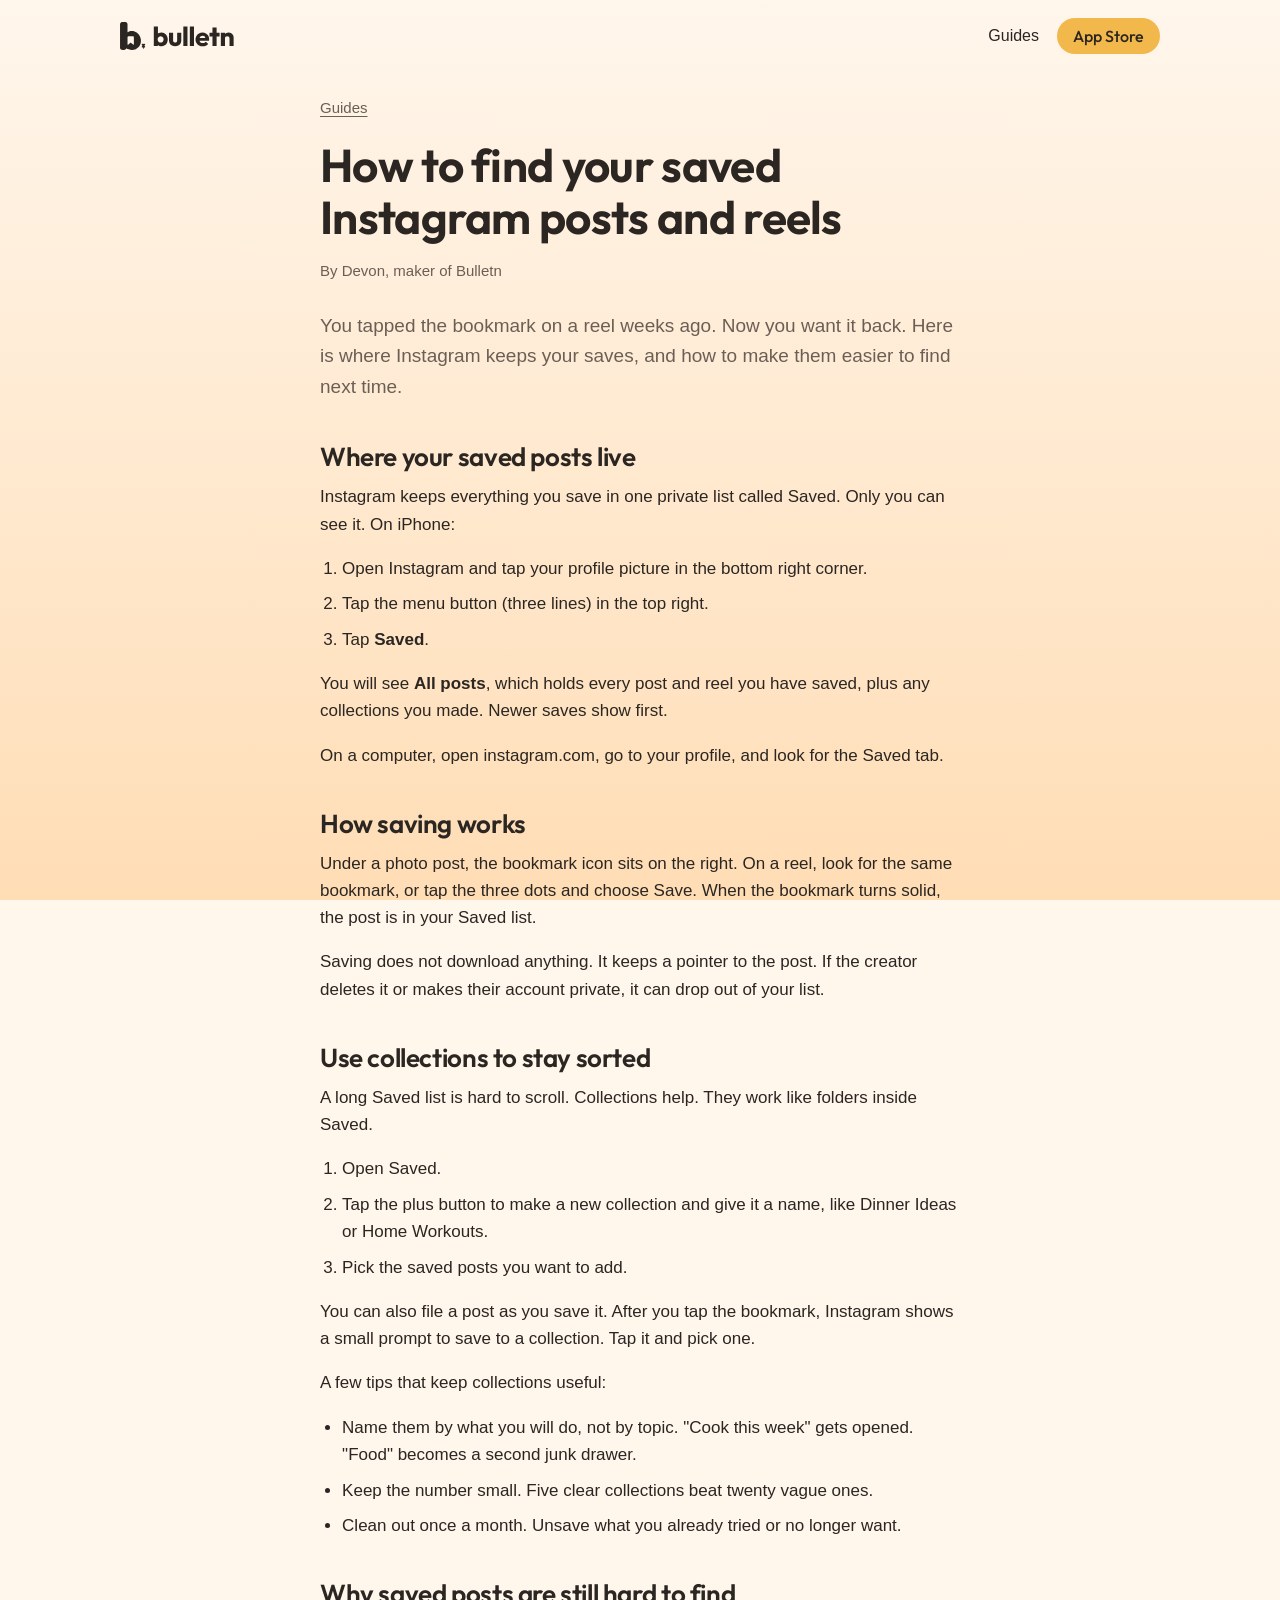
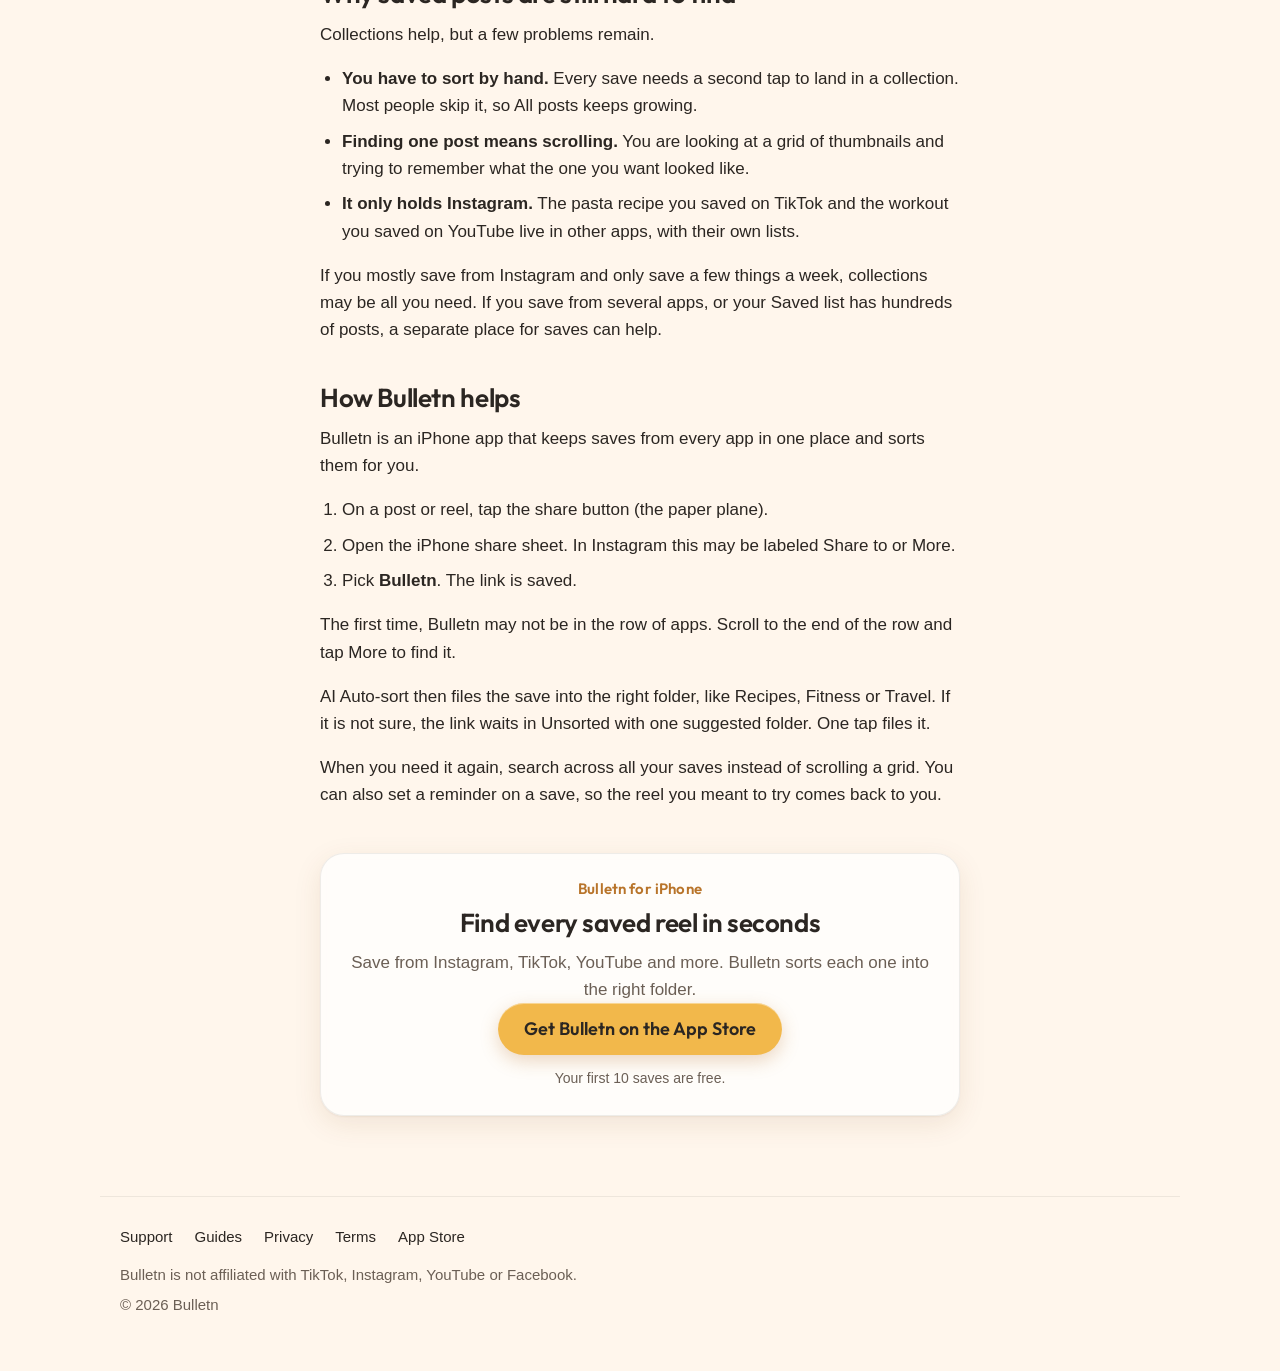
<file: guides/find-saved-instagram-posts.html>
<!doctype html>
<html lang="en">
<head>
<meta charset="utf-8">
<meta name="viewport" content="width=device-width,initial-scale=1">
<title>How to Find Saved Instagram Posts and Reels | Bulletn</title>
<meta name="description" content="Where Instagram keeps your saved posts and reels on iPhone, how to sort them into collections, and what to do when the list gets too long.">
<link rel="canonical" href="https://bulletnapp.com/guides/find-saved-instagram-posts.html">
<meta name="apple-itunes-app" content="app-id=6829573401">
<meta property="og:type" content="article">
<meta property="og:site_name" content="Bulletn">
<meta property="og:title" content="How to Find Saved Instagram Posts and Reels | Bulletn">
<meta property="og:description" content="Where Instagram keeps your saved posts and reels on iPhone, how to sort them into collections, and what to do when the list gets too long.">
<meta property="og:url" content="https://bulletnapp.com/guides/find-saved-instagram-posts.html">
<meta property="og:image" content="https://bulletnapp.com/assets/img/og.jpg">
<meta name="twitter:card" content="summary_large_image">
<meta name="theme-color" content="#FFF6EC">
<link rel="icon" type="image/png" sizes="32x32" href="../favicon.png">
<link rel="apple-touch-icon" href="../apple-touch-icon.png">
<link rel="stylesheet" href="../styles.css">
<script type="application/ld+json">
{
  "@context": "https://schema.org",
  "@type": "Article",
  "headline": "How to find your saved Instagram posts and reels",
  "description": "Where Instagram keeps your saved posts and reels on iPhone, how to sort them into collections, and what to do when the list gets too long.",
  "author": {
    "@type": "Person",
    "name": "Devon"
  },
  "publisher": {
    "@type": "Organization",
    "name": "Bulletn",
    "logo": {
      "@type": "ImageObject",
      "url": "https://bulletnapp.com/assets/img/icon-512.png"
    }
  },
  "datePublished": "2026-11-15",
  "dateModified": "2026-11-15",
  "image": "https://bulletnapp.com/assets/img/og.jpg",
  "mainEntityOfPage": "https://bulletnapp.com/guides/find-saved-instagram-posts.html"
}
</script>
</head>
<body>
<header class="site-header">
  <div class="wrap">
    <a class="logo" href="../" aria-label="Bulletn home"><svg class="lockup-svg" aria-hidden="true" focusable="false" xmlns="http://www.w3.org/2000/svg" viewBox="0 3.01 113.65 28"  xmlns:c2pa="http://c2pa.org/manifest"><g fill="currentColor"><path fill-rule="evenodd" transform="translate(0 3.010) scale(0.044639) translate(-278.37 -186.45)" d="M778.02 706.61C778.25 712.24 778.28 717.76 777.99 723.38C771.65 727.87 766.54 732.29 764.72 740.23C764.15 742.74 764.03 745.26 764.74 747.76C765.56 750.6 767.22 753.15 769.76 754.74C774.95 757.99 781.72 756.38 787.49 756.74L791.23 757.55L791.74 764.76C792.72 771.24 797.63 790.54 800.29 796.22L801.35 797.74C807 785.19 811.11 770.81 812.69 757.15L817.5 756.68C823.14 756.56 831.52 757.76 836.54 755.03C846.24 749.75 843.01 737.17 837.24 730.26C834.78 727.31 831.61 725.21 828.52 722.99C828.2 717.55 828.22 712.19 828.4 706.74C833.08 703.69 838.44 700.93 841.72 696.22C846.06 689.98 844 680.77 836.81 677.7C831.63 675.48 824.34 676.57 818.78 676.51L787.5 676.48C782.52 676.49 775.84 675.84 771.18 677.69C764.15 680.49 762.1 689.54 765.72 695.77C768.61 700.74 773.38 703.52 778.02 706.61ZM447.53 417.72L446.92 415.37L446.77 367.5L446.79 275.5L446.78 249.5L446.58 232.78C445.3 218.83 439.2 205.24 427.79 196.71C415.55 187.56 405.28 186.82 390.5 186.85L373.5 186.84L340.5 186.85C332.59 186.86 324.64 186.45 316.9 188.42C303.8 191.75 292.6 200.69 285.73 212.24C283.1 216.65 281.21 221.65 280.22 226.7C278.4 235.99 279.23 251.56 279.23 261.5L279.23 322.5L279.25 514.5L279.21 689.5L279.22 744.5C279.25 754.18 278.37 765.93 280.23 775.3C283.64 792.51 296.71 806.36 313.6 810.9C322.07 813.18 330.81 812.85 339.5 812.84L361.5 812.85L373.39 812.71C388.52 811.62 402.2 805.14 412.52 794.02C417.68 788.45 420.85 781.84 424.6 775.35L435.57 782.93C441.43 786.89 447.54 790.46 453.87 793.63C478.68 806.06 505.84 811.97 533.51 812.74C567.79 813.7 601.24 809.63 632.62 795.12C651.41 786.43 668.94 774.73 683.98 760.48C704.74 740.81 721.39 717.25 732.18 690.7C741.55 667.69 746.17 643.25 747.16 618.5C747.56 608.54 747.65 596.57 746.68 586.69C740.21 520.62 707.55 458.15 651.67 420.83C636.88 410.95 620.97 402.9 603.99 397.51C578.27 389.34 550.38 387.61 523.62 390.27C501.71 392.45 480.42 399.08 461.08 409.59L447.53 417.72ZM510.42 653.96L484.97 674.48L467.4 688.92C464.72 691.17 457.87 697.5 454.99 698.48C453.71 698.92 452.28 698.93 451 698.49C446.43 696.93 446.77 691.4 446.77 687.5L446.77 655.5L446.78 549.5L446.79 534.5C446.8 524.31 447.02 516.03 456.63 510.13C463.06 506.18 469.24 506.36 476.5 506.3L489.5 506.28L557.5 506.29C569.48 506.47 580.04 505.75 586.6 517.91C587.72 520 588.51 522.27 588.87 524.62C589.77 530.46 589.21 542.98 589.21 549.5L589.2 619.5L589.2 675.5C589.2 680.16 590.27 693.68 587.43 696.93C585.67 698.95 582.71 699.32 580.37 698.13L566.53 686.98L536.24 662.27C530.14 657.49 525 651.41 516.56 652.1C514.27 652.29 512.52 653.18 510.42 653.96Z"/><path d="M41.36731845356716 27.27Q40.03081845356716 27.27 38.92381845356716 26.72325Q37.81681845356716 26.1765 37.12156845356716 25.23825Q36.426318453567156 24.3 36.31831845356716 23.139V17.604Q36.426318453567156 16.442999999999998 37.12831845356716 15.538499999999999Q37.83031845356716 14.634 38.93731845356716 14.121Q40.04431845356716 13.608 41.36731845356716 13.608Q43.23031845356716 13.608 44.674818453567156 14.499Q46.11931845356716 15.39 46.942818453567156 16.93575Q47.76631845356716 18.4815 47.76631845356716 20.4525Q47.76631845356716 22.41 46.942818453567156 23.948999999999998Q46.11931845356716 25.488 44.674818453567156 26.378999999999998Q43.23031845356716 27.27 41.36731845356716 27.27ZM33.807318453567156 27.0V7.398H37.938318453567156V17.1045L37.24981845356716 20.277L37.87081845356715 23.4765V27.0ZM40.63831845356716 23.544Q41.502318453567156 23.544 42.16381845356716 23.14575Q42.82531845356716 22.7475 43.20331845356716 22.045499999999997Q43.58131845356716 21.3435 43.58131845356716 20.439Q43.58131845356716 19.5345 43.20331845356716 18.8325Q42.82531845356716 18.130499999999998 42.157068453567156 17.73225Q41.488818453567156 17.334 40.62481845356716 17.334Q39.760818453567154 17.334 39.092568453567154 17.73225Q38.42431845356716 18.130499999999998 38.05981845356716 18.82575Q37.695318453567154 19.521 37.695318453567154 20.439Q37.695318453567154 21.357 38.06656845356716 22.058999999999997Q38.43781845356716 22.761 39.10606845356716 23.1525Q39.774318453567155 23.544 40.63831845356716 23.544Z M55.150818453567155 27.297Q53.36066018018586 27.297 51.96748931687651 26.5545Q50.57431845356716 25.812 49.78456845356716 24.49782816229117Q48.994818453567156 23.183656324582337 48.994818453567156 21.481402118866058V13.878H53.125818453567156V21.438Q53.125818453567156 22.11508285714286 53.367130953567155 22.604284285714286Q53.608443453567155 23.093485714285713 54.06887133818254 23.359242857142856Q54.529299222797924 23.625 55.15524086736026 23.625Q56.082318453567154 23.625 56.62231845356715 23.043689999999998Q57.16231845356715 22.46238 57.16231845356715 21.438V13.878H61.29331845356715V21.4785Q61.29331845356715 23.2065 60.51031845356715 24.516Q59.72731845356716 25.8255 58.34449111543766 26.56125Q56.96166377730816 27.297 55.150818453567155 27.297Z M63.34531845356715 27.0V7.398H67.47631845356716V27.0Z M69.85231845356715 27.0V7.398H73.98331845356715V27.0Z M82.82581845356715 27.297Q80.69281845356716 27.297 79.03906845356715 26.4195Q77.38531845356715 25.542 76.44031845356716 23.982750000000003Q75.49531845356715 22.4235 75.49531845356715 20.439Q75.49531845356715 18.468 76.42006845356715 16.92225Q77.34481845356716 15.3765 78.94456845356716 14.47875Q80.54431845356716 13.581 82.52881845356715 13.581Q84.47281845356716 13.581 85.96456845356715 14.42475Q87.45631845356715 15.2685 88.30681845356716 16.753500000000003Q89.15731845356716 18.238500000000002 89.15731845356716 20.142Q89.15731845356716 20.5065 89.11681845356716 20.898Q89.07631845356715 21.2895 88.96831845356715 21.789L77.65531845356716 21.8295V18.994500000000002L87.21331845356715 18.954L85.43131845356716 20.1555Q85.40431845356716 19.0215 85.07356845356716 18.27225Q84.74281845356715 17.523 84.11506845356715 17.131500000000003Q83.48731845356716 16.740000000000002 82.55581845356716 16.740000000000002Q81.58381845356716 16.740000000000002 80.86831845356716 17.1855Q80.15281845356716 17.631 79.76806845356717 18.44775Q79.38331845356716 19.264499999999998 79.38331845356716 20.412Q79.38331845356716 21.573 79.79506845356715 22.40325Q80.20681845356715 23.2335 80.97631845356716 23.67225Q81.74581845356715 24.111 82.81231845356716 24.111Q83.78431845356715 24.111 84.56731845356715 23.780250000000002Q85.35031845356716 23.4495 85.94431845356715 22.7745L88.21231845356715 25.0425Q87.24031845356716 26.163 85.86331845356716 26.73Q84.48631845356715 27.297 82.82581845356715 27.297Z M92.47831845356716 27.0V8.451H96.60931845356716V27.0ZM89.50831845356716 17.387999999999998V13.878H99.57931845356715V17.387999999999998Z M109.51531845356716 27.0V19.5345Q109.51531845356716 18.494999999999997 108.88081845356716 17.86725Q108.24631845356716 17.2395 107.26412457601614 17.2395Q106.59587457601614 17.2395 106.07784651479164 17.523Q105.55981845356716 17.8065 105.26956845356716 18.32625Q104.97931845356716 18.846 104.97931845356716 19.5345L103.37281845356716 18.7515Q103.37281845356716 17.198999999999998 104.05456845356716 16.04475Q104.73631845356716 14.8905 105.93641363123214 14.24925Q107.1365088088971 13.608 108.65666363123214 13.608Q110.09581845356716 13.608 111.22306845356715 14.2965Q112.35031845356716 14.985 112.99831845356715 16.119Q113.64631845356716 17.253 113.64631845356716 18.603V27.0ZM100.84831845356716 27.0V13.878H104.97931845356716V27.0Z"/></g><metadata><c2pa:manifest>[base64]/[base64]/QIxtBx6TKrbhw5D6tZn/[base64]/[base64]/3cyjxFA3Qo5S46fX0/ihY0VZ7mfb9KF703t5OjWDBWMA4GA1UdDwEB/wQEAwIHgDAVBgNVHSUEDjAMBgorBgEEAYPoXgIBMAwGA1UdEwEB/wQCMAAwHwYDVR0jBBgwFoAUzlHiBIFOZFsj+OPEz5o+nMHXXMIwCgYIKoZIzj0EAwMDZwAwZAIwMXMdFJ4BetLLVY7ORuE9noqbbAZOZn/aArXyTwFAZfKrPzxF2vPoJNf1+UCdg1XGAjBwX1zd9WGqYkqmL5SFqw1QySjr1zJfpJM9+1rdDwSPLMOPOjKuiXjoU/[base64]/OYUDP3sSd7Y9WLO64G/iDHURGzgqvDHqnBk5ULoR9Q=</c2pa:manifest></metadata></svg></a>
    <nav class="nav" aria-label="Main">
      <a href="./">Guides</a>
      <a class="btn btn-sm" href="https://apps.apple.com/app/bulletn-saved-sorted/id6829573401">App Store</a>
    </nav>
  </div>
</header>

<main class="article">
  <article class="narrow">
    <p class="crumbs"><a href="./">Guides</a></p>
    <h1>How to find your saved Instagram posts and reels</h1>
    <p class="byline">By Devon, maker of Bulletn</p>
    <p class="lede">You tapped the bookmark on a reel weeks ago. Now you want it back. Here is where Instagram keeps your saves, and how to make them easier to find next time.</p>
    <h2>Where your saved posts live</h2>
    <p>Instagram keeps everything you save in one private list called Saved. Only you can see it. On iPhone:</p>
    <ol>
      <li>Open Instagram and tap your profile picture in the bottom right corner.</li>
      <li>Tap the menu button (three lines) in the top right.</li>
      <li>Tap <strong>Saved</strong>.</li>
    </ol>
    <p>You will see <strong>All posts</strong>, which holds every post and reel you have saved, plus any collections you made. Newer saves show first.</p>
    <p>On a computer, open instagram.com, go to your profile, and look for the Saved tab.</p>

    <h2>How saving works</h2>
    <p>Under a photo post, the bookmark icon sits on the right. On a reel, look for the same bookmark, or tap the three dots and choose Save. When the bookmark turns solid, the post is in your Saved list.</p>
    <p>Saving does not download anything. It keeps a pointer to the post. If the creator deletes it or makes their account private, it can drop out of your list.</p>

    <h2>Use collections to stay sorted</h2>
    <p>A long Saved list is hard to scroll. Collections help. They work like folders inside Saved.</p>
    <ol>
      <li>Open Saved.</li>
      <li>Tap the plus button to make a new collection and give it a name, like Dinner Ideas or Home Workouts.</li>
      <li>Pick the saved posts you want to add.</li>
    </ol>
    <p>You can also file a post as you save it. After you tap the bookmark, Instagram shows a small prompt to save to a collection. Tap it and pick one.</p>
    <p>A few tips that keep collections useful:</p>
    <ul>
      <li>Name them by what you will do, not by topic. "Cook this week" gets opened. "Food" becomes a second junk drawer.</li>
      <li>Keep the number small. Five clear collections beat twenty vague ones.</li>
      <li>Clean out once a month. Unsave what you already tried or no longer want.</li>
    </ul>

    <h2>Why saved posts are still hard to find</h2>
    <p>Collections help, but a few problems remain.</p>
    <ul>
      <li><strong>You have to sort by hand.</strong> Every save needs a second tap to land in a collection. Most people skip it, so All posts keeps growing.</li>
      <li><strong>Finding one post means scrolling.</strong> You are looking at a grid of thumbnails and trying to remember what the one you want looked like.</li>
      <li><strong>It only holds Instagram.</strong> The pasta recipe you saved on TikTok and the workout you saved on YouTube live in other apps, with their own lists.</li>
    </ul>
    <p>If you mostly save from Instagram and only save a few things a week, collections may be all you need. If you save from several apps, or your Saved list has hundreds of posts, a separate place for saves can help.</p>

    <h2>How Bulletn helps</h2>
    <p>Bulletn is an iPhone app that keeps saves from every app in one place and sorts them for you.</p>
    <ol>
      <li>On a post or reel, tap the share button (the paper plane).</li>
      <li>Open the iPhone share sheet. In Instagram this may be labeled Share to or More.</li>
      <li>Pick <strong>Bulletn</strong>. The link is saved.</li>
    </ol>
    <p>The first time, Bulletn may not be in the row of apps. Scroll to the end of the row and tap More to find it.</p>
    <p>AI Auto-sort then files the save into the right folder, like Recipes, Fitness or Travel. If it is not sure, the link waits in Unsorted with one suggested folder. One tap files it.</p>
    <p>When you need it again, search across all your saves instead of scrolling a grid. You can also set a reminder on a save, so the reel you meant to try comes back to you.</p>

      <div class="card app-box">
        <span class="label">Bulletn for iPhone</span>
        <h2>Find every saved reel in seconds</h2>
        <p>Save from Instagram, TikTok, YouTube and more. Bulletn sorts each one into the right folder.</p>
        <a class="btn" href="https://apps.apple.com/app/bulletn-saved-sorted/id6829573401">Get Bulletn on the App Store</a>
        <span class="btn-note">Your first 10 saves are free.</span>
      </div>
  </article>
</main>

<footer class="site-footer">
  <div class="wrap">
    <nav class="footer-links" aria-label="Footer">
      <a href="../#support">Support</a>
      <a href="./">Guides</a>
      <a href="../privacy.html">Privacy</a>
      <a href="../terms.html">Terms</a>
      <a href="https://apps.apple.com/app/bulletn-saved-sorted/id6829573401">App Store</a>
    </nav>
    <p>Bulletn is not affiliated with TikTok, Instagram, YouTube or Facebook.</p>
    <p>&copy; 2026 Bulletn</p>
  </div>
</footer>
</body>
</html>
</file>
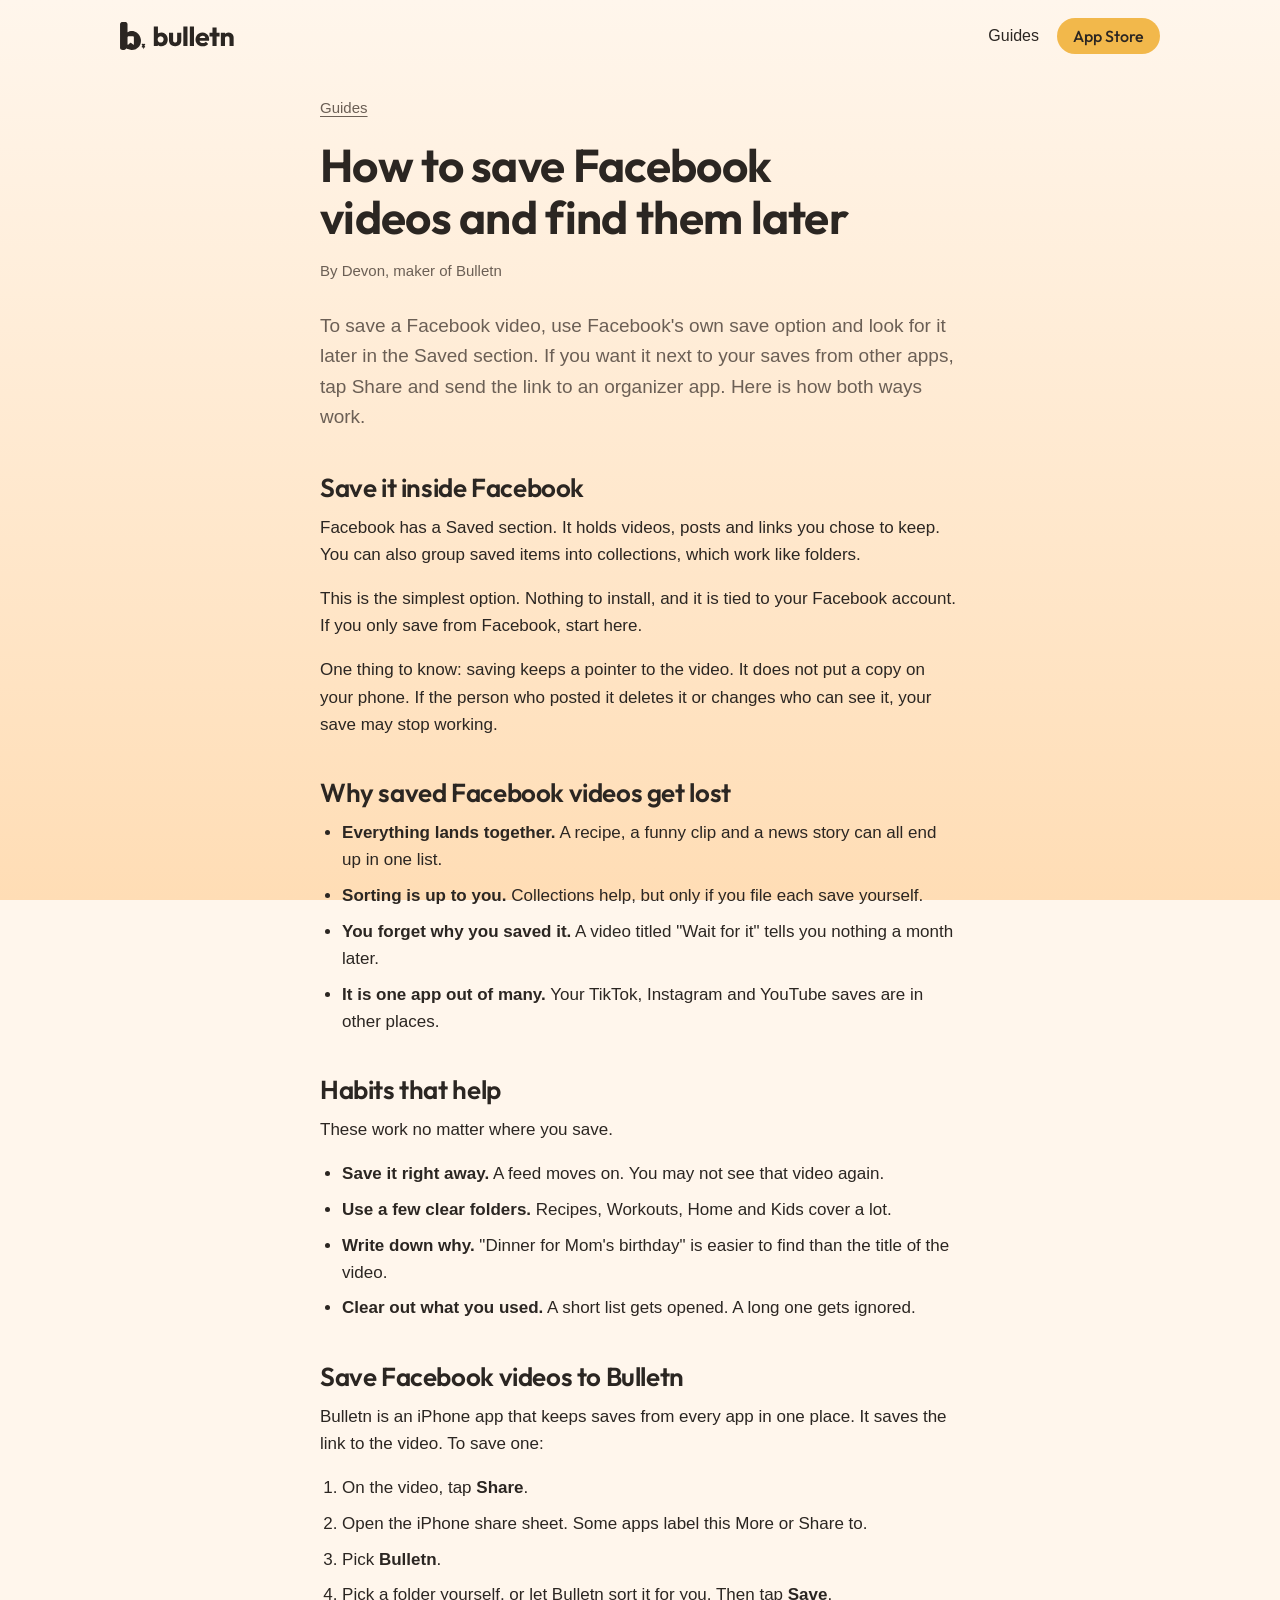
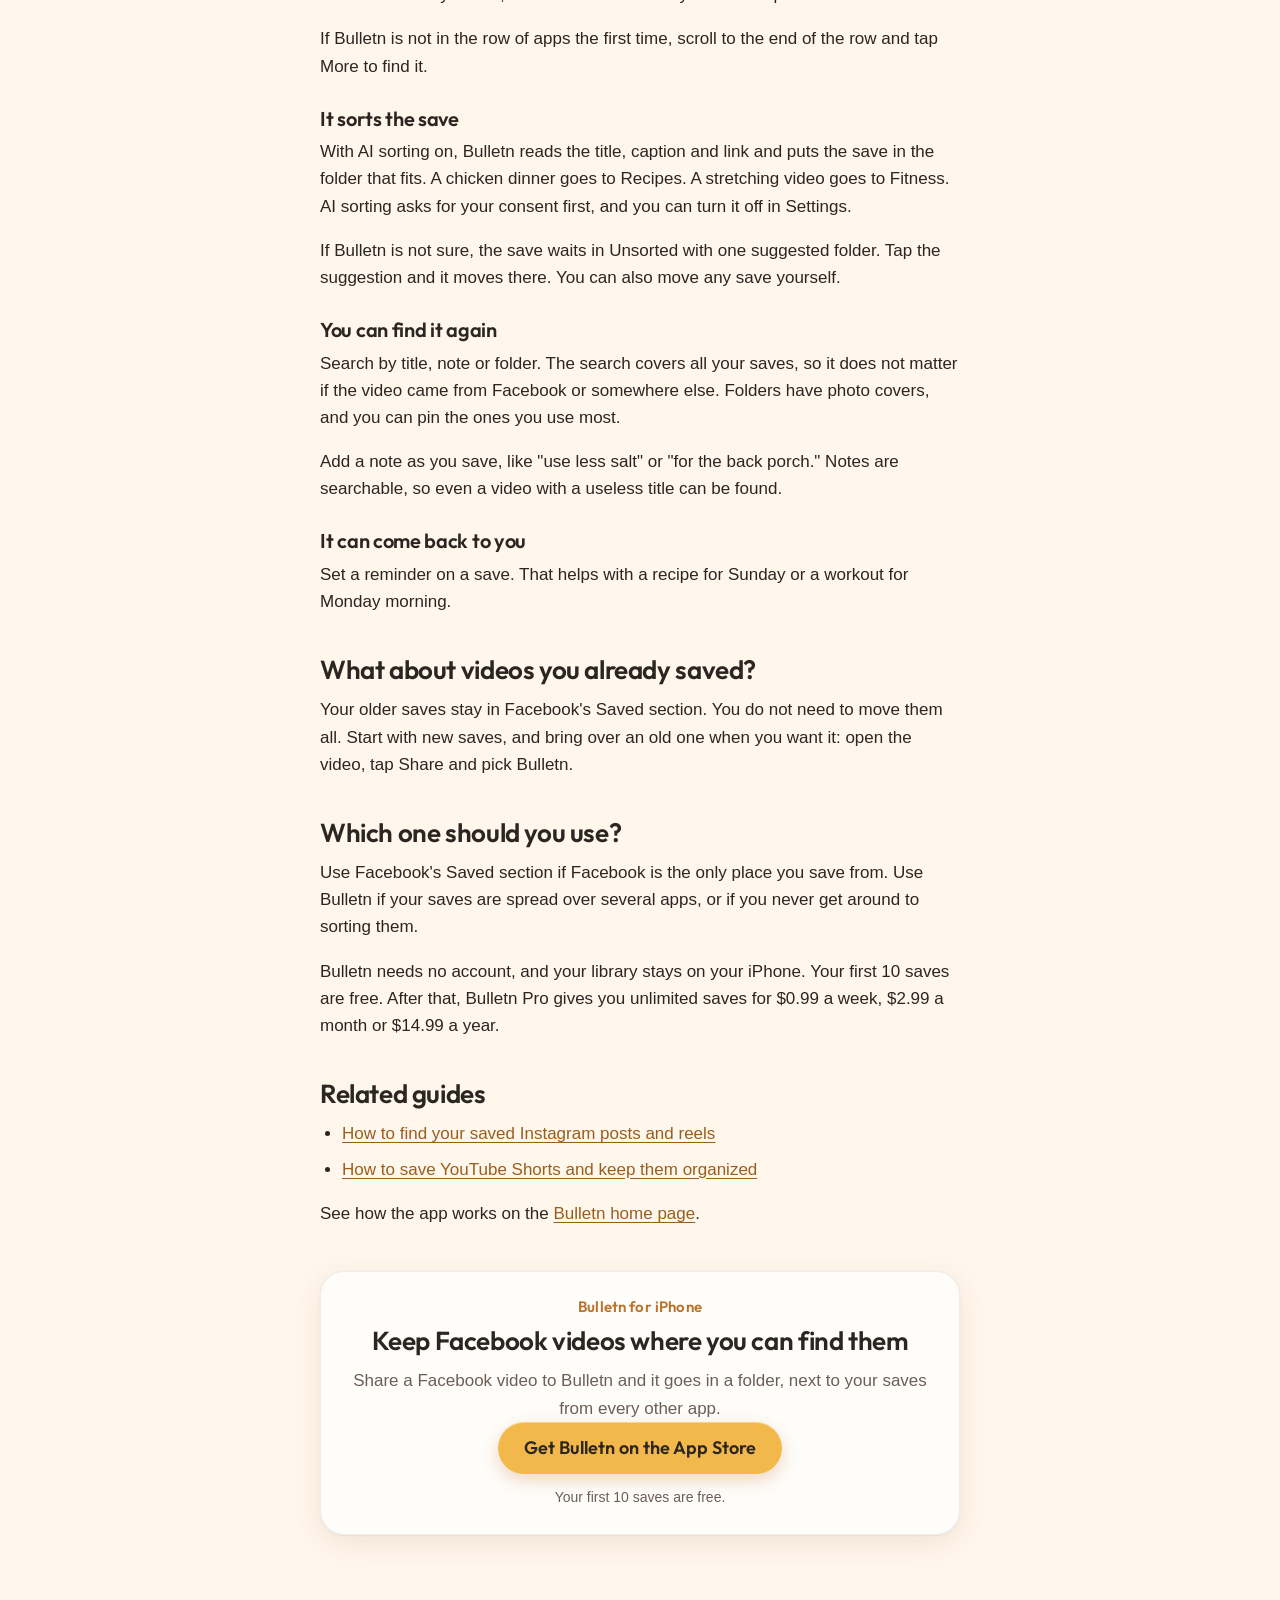
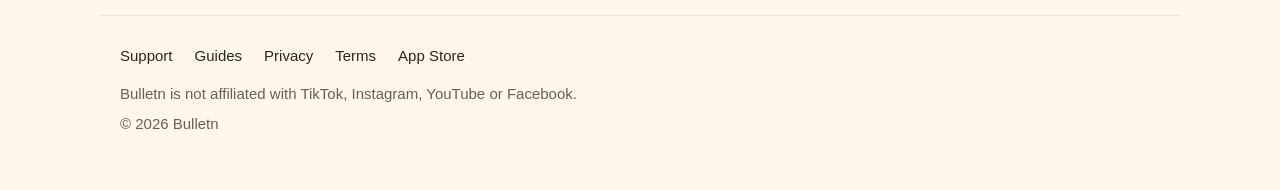
<file: guides/how-to-save-facebook-videos.html>
<!doctype html>
<html lang="en">
<head>
<meta charset="utf-8">
<meta name="viewport" content="width=device-width,initial-scale=1">
<title>How to Save Facebook Videos and Find Them Later | Bulletn</title>
<meta name="description" content="Save Facebook videos with Facebook's Saved section, or keep them in folders on your iPhone next to saves from your other apps.">
<link rel="canonical" href="https://bulletnapp.com/guides/how-to-save-facebook-videos.html">
<meta name="apple-itunes-app" content="app-id=6829573401">
<meta property="og:type" content="article">
<meta property="og:site_name" content="Bulletn">
<meta property="og:title" content="How to Save Facebook Videos and Find Them Later | Bulletn">
<meta property="og:description" content="Save Facebook videos with Facebook's Saved section, or keep them in folders on your iPhone next to saves from your other apps.">
<meta property="og:url" content="https://bulletnapp.com/guides/how-to-save-facebook-videos.html">
<meta property="og:image" content="https://bulletnapp.com/assets/img/og.jpg">
<meta name="twitter:card" content="summary_large_image">
<meta name="theme-color" content="#FFF6EC">
<link rel="icon" type="image/png" sizes="32x32" href="../favicon.png">
<link rel="apple-touch-icon" href="../apple-touch-icon.png">
<link rel="stylesheet" href="../styles.css">
<script type="application/ld+json">
{
  "@context": "https://schema.org",
  "@type": "Article",
  "headline": "How to save Facebook videos and find them later",
  "description": "Save Facebook videos with Facebook's Saved section, or keep them in folders on your iPhone next to saves from your other apps.",
  "author": {
    "@type": "Person",
    "name": "Devon"
  },
  "publisher": {
    "@type": "Organization",
    "name": "Bulletn",
    "logo": {
      "@type": "ImageObject",
      "url": "https://bulletnapp.com/assets/img/icon-512.png"
    }
  },
  "datePublished": "2026-11-24",
  "dateModified": "2026-11-24",
  "image": "https://bulletnapp.com/assets/img/og.jpg",
  "mainEntityOfPage": "https://bulletnapp.com/guides/how-to-save-facebook-videos.html"
}
</script>
</head>
<body>
<header class="site-header">
  <div class="wrap">
    <a class="logo" href="../" aria-label="Bulletn home"><svg class="lockup-svg" aria-hidden="true" focusable="false" xmlns="http://www.w3.org/2000/svg" viewBox="0 3.01 113.65 28"  xmlns:c2pa="http://c2pa.org/manifest"><g fill="currentColor"><path fill-rule="evenodd" transform="translate(0 3.010) scale(0.044639) translate(-278.37 -186.45)" d="M778.02 706.61C778.25 712.24 778.28 717.76 777.99 723.38C771.65 727.87 766.54 732.29 764.72 740.23C764.15 742.74 764.03 745.26 764.74 747.76C765.56 750.6 767.22 753.15 769.76 754.74C774.95 757.99 781.72 756.38 787.49 756.74L791.23 757.55L791.74 764.76C792.72 771.24 797.63 790.54 800.29 796.22L801.35 797.74C807 785.19 811.11 770.81 812.69 757.15L817.5 756.68C823.14 756.56 831.52 757.76 836.54 755.03C846.24 749.75 843.01 737.17 837.24 730.26C834.78 727.31 831.61 725.21 828.52 722.99C828.2 717.55 828.22 712.19 828.4 706.74C833.08 703.69 838.44 700.93 841.72 696.22C846.06 689.98 844 680.77 836.81 677.7C831.63 675.48 824.34 676.57 818.78 676.51L787.5 676.48C782.52 676.49 775.84 675.84 771.18 677.69C764.15 680.49 762.1 689.54 765.72 695.77C768.61 700.74 773.38 703.52 778.02 706.61ZM447.53 417.72L446.92 415.37L446.77 367.5L446.79 275.5L446.78 249.5L446.58 232.78C445.3 218.83 439.2 205.24 427.79 196.71C415.55 187.56 405.28 186.82 390.5 186.85L373.5 186.84L340.5 186.85C332.59 186.86 324.64 186.45 316.9 188.42C303.8 191.75 292.6 200.69 285.73 212.24C283.1 216.65 281.21 221.65 280.22 226.7C278.4 235.99 279.23 251.56 279.23 261.5L279.23 322.5L279.25 514.5L279.21 689.5L279.22 744.5C279.25 754.18 278.37 765.93 280.23 775.3C283.64 792.51 296.71 806.36 313.6 810.9C322.07 813.18 330.81 812.85 339.5 812.84L361.5 812.85L373.39 812.71C388.52 811.62 402.2 805.14 412.52 794.02C417.68 788.45 420.85 781.84 424.6 775.35L435.57 782.93C441.43 786.89 447.54 790.46 453.87 793.63C478.68 806.06 505.84 811.97 533.51 812.74C567.79 813.7 601.24 809.63 632.62 795.12C651.41 786.43 668.94 774.73 683.98 760.48C704.74 740.81 721.39 717.25 732.18 690.7C741.55 667.69 746.17 643.25 747.16 618.5C747.56 608.54 747.65 596.57 746.68 586.69C740.21 520.62 707.55 458.15 651.67 420.83C636.88 410.95 620.97 402.9 603.99 397.51C578.27 389.34 550.38 387.61 523.62 390.27C501.71 392.45 480.42 399.08 461.08 409.59L447.53 417.72ZM510.42 653.96L484.97 674.48L467.4 688.92C464.72 691.17 457.87 697.5 454.99 698.48C453.71 698.92 452.28 698.93 451 698.49C446.43 696.93 446.77 691.4 446.77 687.5L446.77 655.5L446.78 549.5L446.79 534.5C446.8 524.31 447.02 516.03 456.63 510.13C463.06 506.18 469.24 506.36 476.5 506.3L489.5 506.28L557.5 506.29C569.48 506.47 580.04 505.75 586.6 517.91C587.72 520 588.51 522.27 588.87 524.62C589.77 530.46 589.21 542.98 589.21 549.5L589.2 619.5L589.2 675.5C589.2 680.16 590.27 693.68 587.43 696.93C585.67 698.95 582.71 699.32 580.37 698.13L566.53 686.98L536.24 662.27C530.14 657.49 525 651.41 516.56 652.1C514.27 652.29 512.52 653.18 510.42 653.96Z"/><path d="M41.36731845356716 27.27Q40.03081845356716 27.27 38.92381845356716 26.72325Q37.81681845356716 26.1765 37.12156845356716 25.23825Q36.426318453567156 24.3 36.31831845356716 23.139V17.604Q36.426318453567156 16.442999999999998 37.12831845356716 15.538499999999999Q37.83031845356716 14.634 38.93731845356716 14.121Q40.04431845356716 13.608 41.36731845356716 13.608Q43.23031845356716 13.608 44.674818453567156 14.499Q46.11931845356716 15.39 46.942818453567156 16.93575Q47.76631845356716 18.4815 47.76631845356716 20.4525Q47.76631845356716 22.41 46.942818453567156 23.948999999999998Q46.11931845356716 25.488 44.674818453567156 26.378999999999998Q43.23031845356716 27.27 41.36731845356716 27.27ZM33.807318453567156 27.0V7.398H37.938318453567156V17.1045L37.24981845356716 20.277L37.87081845356715 23.4765V27.0ZM40.63831845356716 23.544Q41.502318453567156 23.544 42.16381845356716 23.14575Q42.82531845356716 22.7475 43.20331845356716 22.045499999999997Q43.58131845356716 21.3435 43.58131845356716 20.439Q43.58131845356716 19.5345 43.20331845356716 18.8325Q42.82531845356716 18.130499999999998 42.157068453567156 17.73225Q41.488818453567156 17.334 40.62481845356716 17.334Q39.760818453567154 17.334 39.092568453567154 17.73225Q38.42431845356716 18.130499999999998 38.05981845356716 18.82575Q37.695318453567154 19.521 37.695318453567154 20.439Q37.695318453567154 21.357 38.06656845356716 22.058999999999997Q38.43781845356716 22.761 39.10606845356716 23.1525Q39.774318453567155 23.544 40.63831845356716 23.544Z M55.150818453567155 27.297Q53.36066018018586 27.297 51.96748931687651 26.5545Q50.57431845356716 25.812 49.78456845356716 24.49782816229117Q48.994818453567156 23.183656324582337 48.994818453567156 21.481402118866058V13.878H53.125818453567156V21.438Q53.125818453567156 22.11508285714286 53.367130953567155 22.604284285714286Q53.608443453567155 23.093485714285713 54.06887133818254 23.359242857142856Q54.529299222797924 23.625 55.15524086736026 23.625Q56.082318453567154 23.625 56.62231845356715 23.043689999999998Q57.16231845356715 22.46238 57.16231845356715 21.438V13.878H61.29331845356715V21.4785Q61.29331845356715 23.2065 60.51031845356715 24.516Q59.72731845356716 25.8255 58.34449111543766 26.56125Q56.96166377730816 27.297 55.150818453567155 27.297Z M63.34531845356715 27.0V7.398H67.47631845356716V27.0Z M69.85231845356715 27.0V7.398H73.98331845356715V27.0Z M82.82581845356715 27.297Q80.69281845356716 27.297 79.03906845356715 26.4195Q77.38531845356715 25.542 76.44031845356716 23.982750000000003Q75.49531845356715 22.4235 75.49531845356715 20.439Q75.49531845356715 18.468 76.42006845356715 16.92225Q77.34481845356716 15.3765 78.94456845356716 14.47875Q80.54431845356716 13.581 82.52881845356715 13.581Q84.47281845356716 13.581 85.96456845356715 14.42475Q87.45631845356715 15.2685 88.30681845356716 16.753500000000003Q89.15731845356716 18.238500000000002 89.15731845356716 20.142Q89.15731845356716 20.5065 89.11681845356716 20.898Q89.07631845356715 21.2895 88.96831845356715 21.789L77.65531845356716 21.8295V18.994500000000002L87.21331845356715 18.954L85.43131845356716 20.1555Q85.40431845356716 19.0215 85.07356845356716 18.27225Q84.74281845356715 17.523 84.11506845356715 17.131500000000003Q83.48731845356716 16.740000000000002 82.55581845356716 16.740000000000002Q81.58381845356716 16.740000000000002 80.86831845356716 17.1855Q80.15281845356716 17.631 79.76806845356717 18.44775Q79.38331845356716 19.264499999999998 79.38331845356716 20.412Q79.38331845356716 21.573 79.79506845356715 22.40325Q80.20681845356715 23.2335 80.97631845356716 23.67225Q81.74581845356715 24.111 82.81231845356716 24.111Q83.78431845356715 24.111 84.56731845356715 23.780250000000002Q85.35031845356716 23.4495 85.94431845356715 22.7745L88.21231845356715 25.0425Q87.24031845356716 26.163 85.86331845356716 26.73Q84.48631845356715 27.297 82.82581845356715 27.297Z M92.47831845356716 27.0V8.451H96.60931845356716V27.0ZM89.50831845356716 17.387999999999998V13.878H99.57931845356715V17.387999999999998Z M109.51531845356716 27.0V19.5345Q109.51531845356716 18.494999999999997 108.88081845356716 17.86725Q108.24631845356716 17.2395 107.26412457601614 17.2395Q106.59587457601614 17.2395 106.07784651479164 17.523Q105.55981845356716 17.8065 105.26956845356716 18.32625Q104.97931845356716 18.846 104.97931845356716 19.5345L103.37281845356716 18.7515Q103.37281845356716 17.198999999999998 104.05456845356716 16.04475Q104.73631845356716 14.8905 105.93641363123214 14.24925Q107.1365088088971 13.608 108.65666363123214 13.608Q110.09581845356716 13.608 111.22306845356715 14.2965Q112.35031845356716 14.985 112.99831845356715 16.119Q113.64631845356716 17.253 113.64631845356716 18.603V27.0ZM100.84831845356716 27.0V13.878H104.97931845356716V27.0Z"/></g><metadata><c2pa:manifest>[base64]/[base64]/QIxtBx6TKrbhw5D6tZn/[base64]/[base64]/3cyjxFA3Qo5S46fX0/ihY0VZ7mfb9KF703t5OjWDBWMA4GA1UdDwEB/wQEAwIHgDAVBgNVHSUEDjAMBgorBgEEAYPoXgIBMAwGA1UdEwEB/wQCMAAwHwYDVR0jBBgwFoAUzlHiBIFOZFsj+OPEz5o+nMHXXMIwCgYIKoZIzj0EAwMDZwAwZAIwMXMdFJ4BetLLVY7ORuE9noqbbAZOZn/aArXyTwFAZfKrPzxF2vPoJNf1+UCdg1XGAjBwX1zd9WGqYkqmL5SFqw1QySjr1zJfpJM9+1rdDwSPLMOPOjKuiXjoU/[base64]/OYUDP3sSd7Y9WLO64G/iDHURGzgqvDHqnBk5ULoR9Q=</c2pa:manifest></metadata></svg></a>
    <nav class="nav" aria-label="Main">
      <a href="./">Guides</a>
      <a class="btn btn-sm" href="https://apps.apple.com/app/bulletn-saved-sorted/id6829573401">App Store</a>
    </nav>
  </div>
</header>

<main class="article">
  <article class="narrow">
    <p class="crumbs"><a href="./">Guides</a></p>
    <h1>How to save Facebook videos and find them later</h1>
    <p class="byline">By Devon, maker of Bulletn</p>
    <p class="lede">To save a Facebook video, use Facebook's own save option and look for it later in the Saved section. If you want it next to your saves from other apps, tap Share and send the link to an organizer app. Here is how both ways work.</p>
    <h2>Save it inside Facebook</h2>
    <p>Facebook has a Saved section. It holds videos, posts and links you chose to keep. You can also group saved items into collections, which work like folders.</p>
    <p>This is the simplest option. Nothing to install, and it is tied to your Facebook account. If you only save from Facebook, start here.</p>
    <p>One thing to know: saving keeps a pointer to the video. It does not put a copy on your phone. If the person who posted it deletes it or changes who can see it, your save may stop working.</p>

    <h2>Why saved Facebook videos get lost</h2>
    <ul>
      <li><strong>Everything lands together.</strong> A recipe, a funny clip and a news story can all end up in one list.</li>
      <li><strong>Sorting is up to you.</strong> Collections help, but only if you file each save yourself.</li>
      <li><strong>You forget why you saved it.</strong> A video titled "Wait for it" tells you nothing a month later.</li>
      <li><strong>It is one app out of many.</strong> Your TikTok, Instagram and YouTube saves are in other places.</li>
    </ul>

    <h2>Habits that help</h2>
    <p>These work no matter where you save.</p>
    <ul>
      <li><strong>Save it right away.</strong> A feed moves on. You may not see that video again.</li>
      <li><strong>Use a few clear folders.</strong> Recipes, Workouts, Home and Kids cover a lot.</li>
      <li><strong>Write down why.</strong> "Dinner for Mom's birthday" is easier to find than the title of the video.</li>
      <li><strong>Clear out what you used.</strong> A short list gets opened. A long one gets ignored.</li>
    </ul>

    <h2>Save Facebook videos to Bulletn</h2>
    <p>Bulletn is an iPhone app that keeps saves from every app in one place. It saves the link to the video. To save one:</p>
    <ol>
      <li>On the video, tap <strong>Share</strong>.</li>
      <li>Open the iPhone share sheet. Some apps label this More or Share to.</li>
      <li>Pick <strong>Bulletn</strong>.</li>
      <li>Pick a folder yourself, or let Bulletn sort it for you. Then tap <strong>Save</strong>.</li>
    </ol>
    <p>If Bulletn is not in the row of apps the first time, scroll to the end of the row and tap More to find it.</p>

    <h3>It sorts the save</h3>
    <p>With AI sorting on, Bulletn reads the title, caption and link and puts the save in the folder that fits. A chicken dinner goes to Recipes. A stretching video goes to Fitness. AI sorting asks for your consent first, and you can turn it off in Settings.</p>
    <p>If Bulletn is not sure, the save waits in Unsorted with one suggested folder. Tap the suggestion and it moves there. You can also move any save yourself.</p>

    <h3>You can find it again</h3>
    <p>Search by title, note or folder. The search covers all your saves, so it does not matter if the video came from Facebook or somewhere else. Folders have photo covers, and you can pin the ones you use most.</p>
    <p>Add a note as you save, like "use less salt" or "for the back porch." Notes are searchable, so even a video with a useless title can be found.</p>

    <h3>It can come back to you</h3>
    <p>Set a reminder on a save. That helps with a recipe for Sunday or a workout for Monday morning.</p>

    <h2>What about videos you already saved?</h2>
    <p>Your older saves stay in Facebook's Saved section. You do not need to move them all. Start with new saves, and bring over an old one when you want it: open the video, tap Share and pick Bulletn.</p>

    <h2>Which one should you use?</h2>
    <p>Use Facebook's Saved section if Facebook is the only place you save from. Use Bulletn if your saves are spread over several apps, or if you never get around to sorting them.</p>
    <p>Bulletn needs no account, and your library stays on your iPhone. Your first 10 saves are free. After that, Bulletn Pro gives you unlimited saves for $0.99 a week, $2.99 a month or $14.99 a year.</p>

    <h2>Related guides</h2>
    <ul>
      <li><a href="find-saved-instagram-posts.html">How to find your saved Instagram posts and reels</a></li>
      <li><a href="save-youtube-shorts.html">How to save YouTube Shorts and keep them organized</a></li>
    </ul>
    <p>See how the app works on the <a href="../">Bulletn home page</a>.</p>

      <div class="card app-box">
        <span class="label">Bulletn for iPhone</span>
        <h2>Keep Facebook videos where you can find them</h2>
        <p>Share a Facebook video to Bulletn and it goes in a folder, next to your saves from every other app.</p>
        <a class="btn" href="https://apps.apple.com/app/bulletn-saved-sorted/id6829573401">Get Bulletn on the App Store</a>
        <span class="btn-note">Your first 10 saves are free.</span>
      </div>
  </article>
</main>

<footer class="site-footer">
  <div class="wrap">
    <nav class="footer-links" aria-label="Footer">
      <a href="../#support">Support</a>
      <a href="./">Guides</a>
      <a href="../privacy.html">Privacy</a>
      <a href="../terms.html">Terms</a>
      <a href="https://apps.apple.com/app/bulletn-saved-sorted/id6829573401">App Store</a>
    </nav>
    <p>Bulletn is not affiliated with TikTok, Instagram, YouTube or Facebook.</p>
    <p>&copy; 2026 Bulletn</p>
  </div>
</footer>
</body>
</html>
</file>
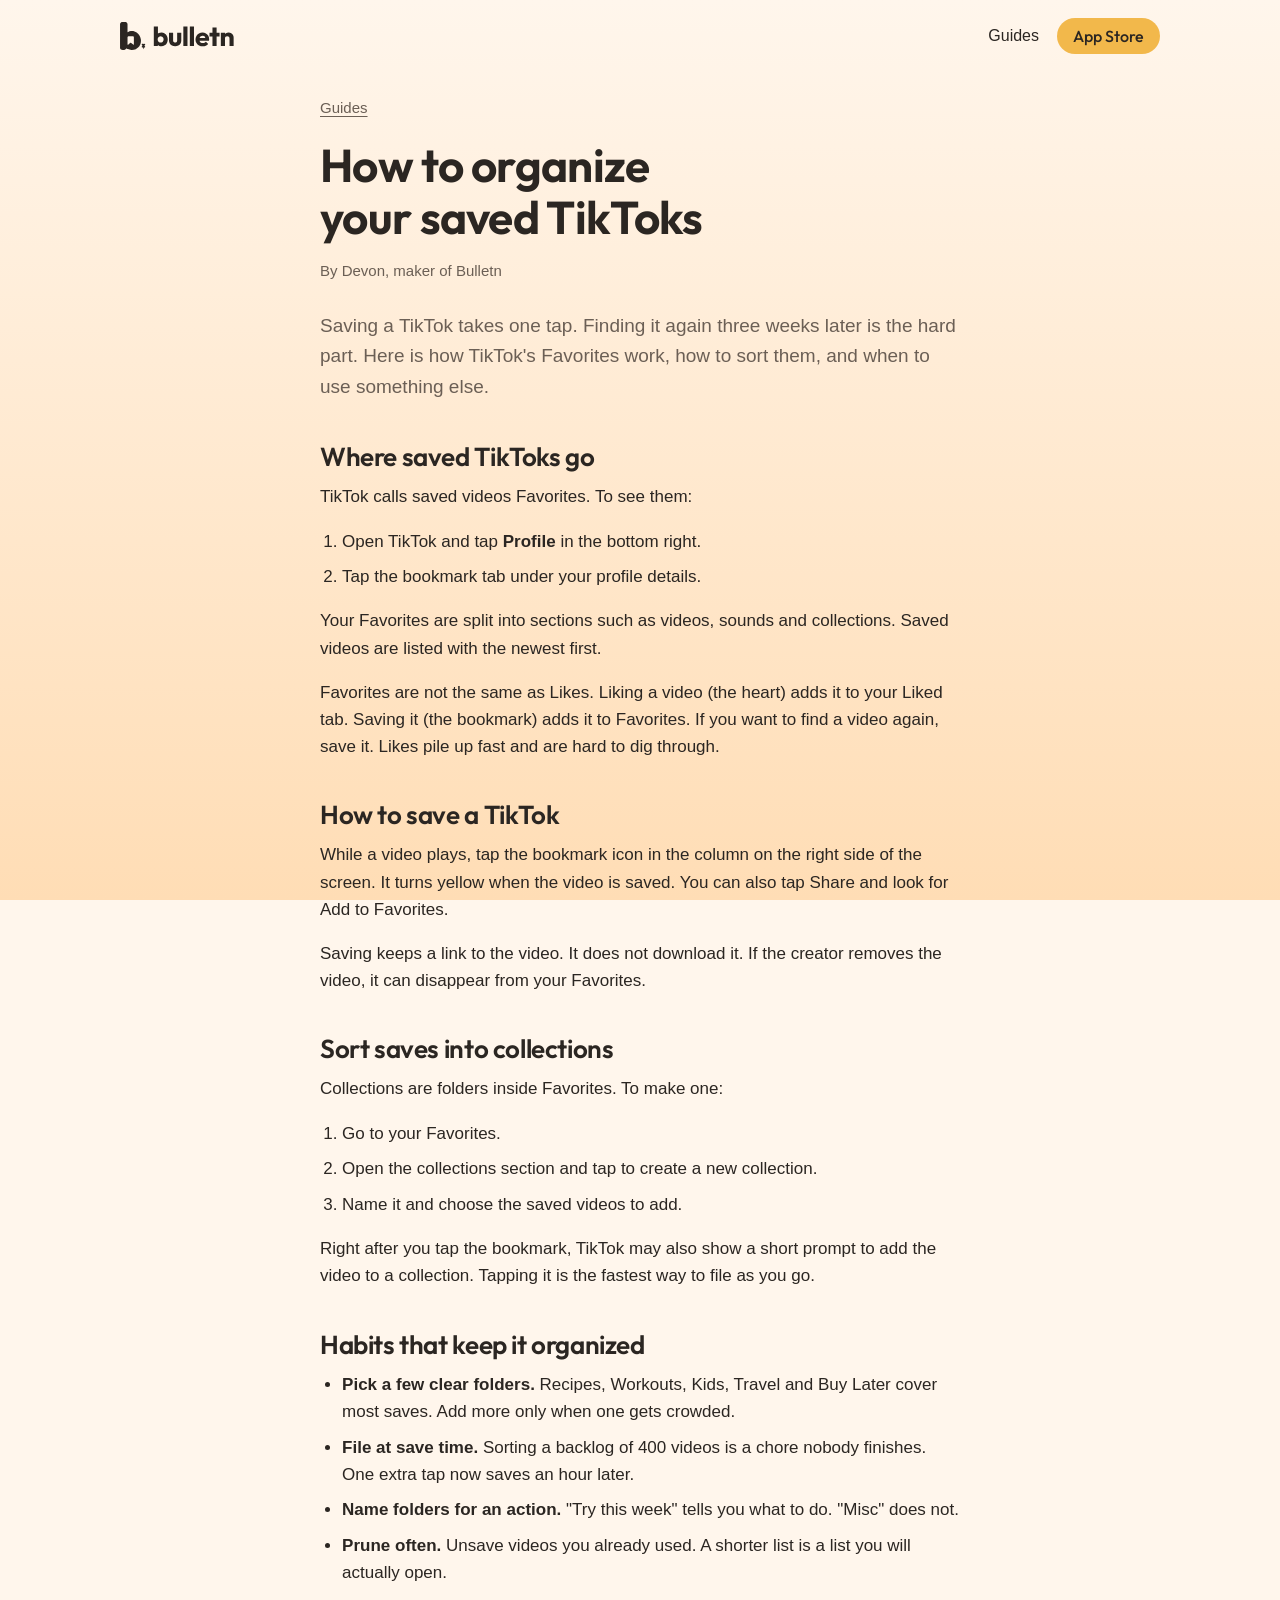
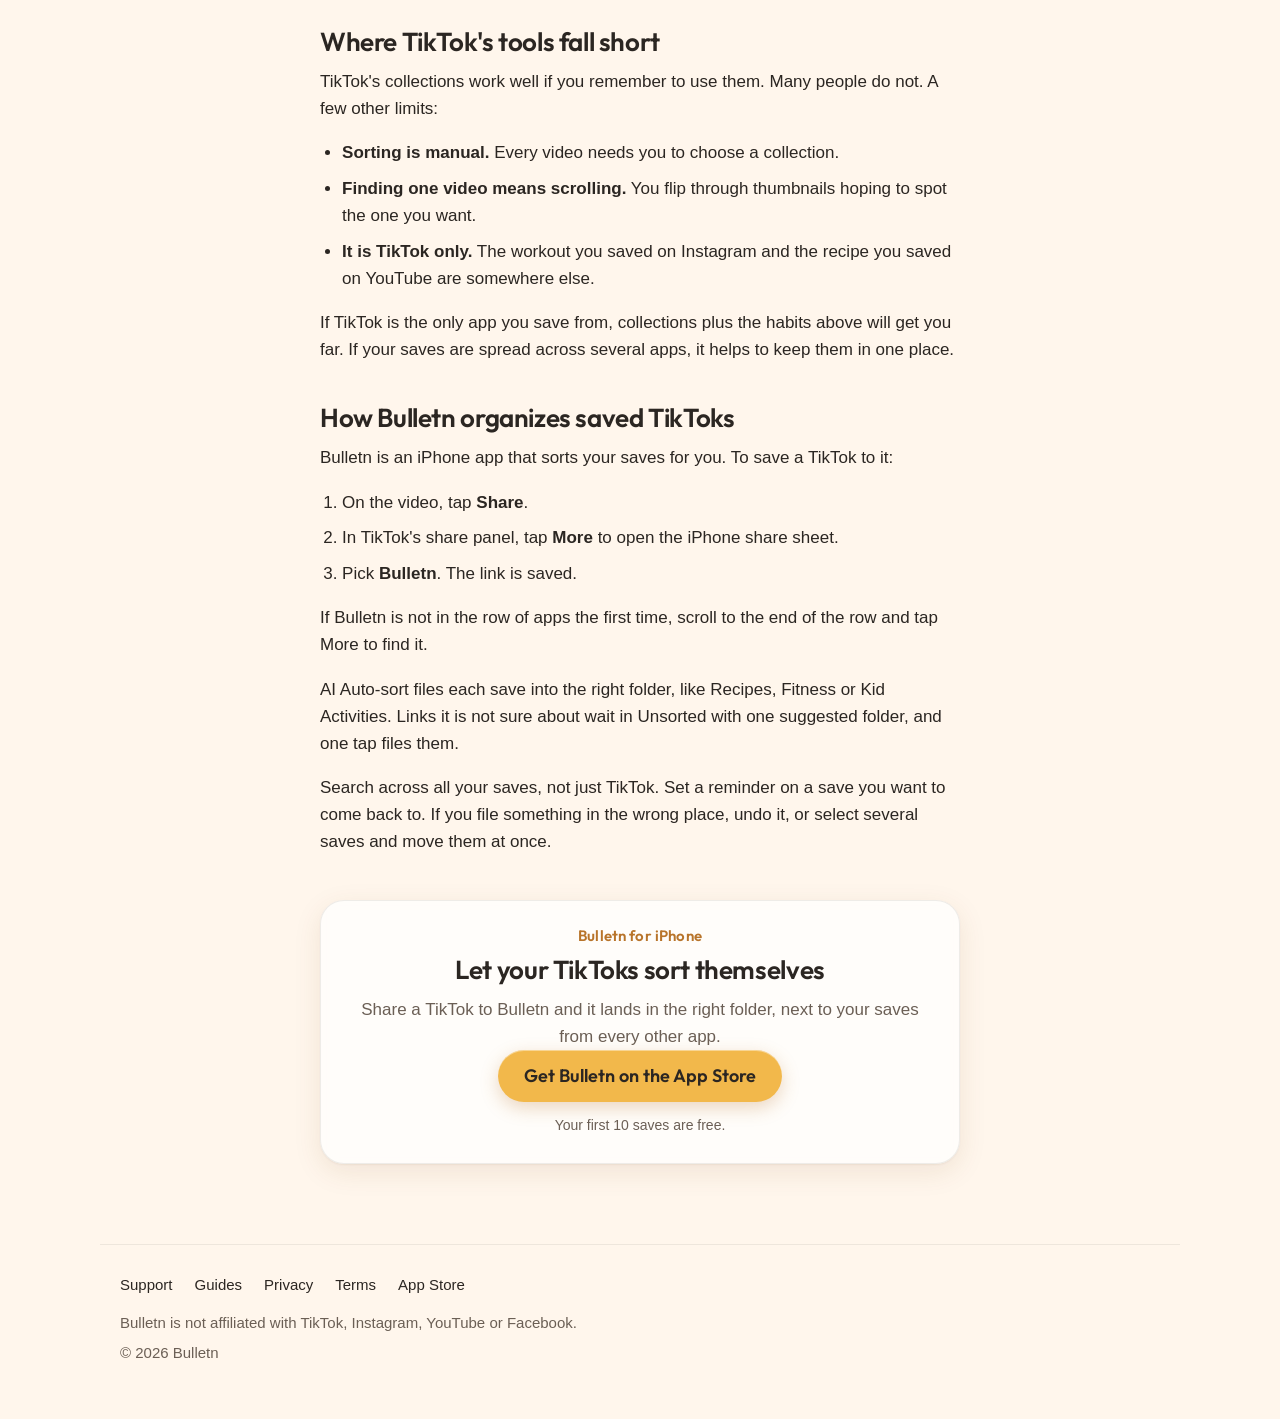
<file: guides/organize-saved-tiktoks.html>
<!doctype html>
<html lang="en">
<head>
<meta charset="utf-8">
<meta name="viewport" content="width=device-width,initial-scale=1">
<title>How to Organize Your Saved TikToks | Bulletn</title>
<meta name="description" content="Find your saved TikToks in Favorites, sort them into collections, and keep recipes, workouts and ideas easy to find again.">
<link rel="canonical" href="https://bulletnapp.com/guides/organize-saved-tiktoks.html">
<meta name="apple-itunes-app" content="app-id=6829573401">
<meta property="og:type" content="article">
<meta property="og:site_name" content="Bulletn">
<meta property="og:title" content="How to Organize Your Saved TikToks | Bulletn">
<meta property="og:description" content="Find your saved TikToks in Favorites, sort them into collections, and keep recipes, workouts and ideas easy to find again.">
<meta property="og:url" content="https://bulletnapp.com/guides/organize-saved-tiktoks.html">
<meta property="og:image" content="https://bulletnapp.com/assets/img/og.jpg">
<meta name="twitter:card" content="summary_large_image">
<meta name="theme-color" content="#FFF6EC">
<link rel="icon" type="image/png" sizes="32x32" href="../favicon.png">
<link rel="apple-touch-icon" href="../apple-touch-icon.png">
<link rel="stylesheet" href="../styles.css">
<script type="application/ld+json">
{
  "@context": "https://schema.org",
  "@type": "Article",
  "headline": "How to organize your saved TikToks",
  "description": "Find your saved TikToks in Favorites, sort them into collections, and keep recipes, workouts and ideas easy to find again.",
  "author": {
    "@type": "Person",
    "name": "Devon"
  },
  "publisher": {
    "@type": "Organization",
    "name": "Bulletn",
    "logo": {
      "@type": "ImageObject",
      "url": "https://bulletnapp.com/assets/img/icon-512.png"
    }
  },
  "datePublished": "2026-11-15",
  "dateModified": "2026-11-15",
  "image": "https://bulletnapp.com/assets/img/og.jpg",
  "mainEntityOfPage": "https://bulletnapp.com/guides/organize-saved-tiktoks.html"
}
</script>
</head>
<body>
<header class="site-header">
  <div class="wrap">
    <a class="logo" href="../" aria-label="Bulletn home"><svg class="lockup-svg" aria-hidden="true" focusable="false" xmlns="http://www.w3.org/2000/svg" viewBox="0 3.01 113.65 28"  xmlns:c2pa="http://c2pa.org/manifest"><g fill="currentColor"><path fill-rule="evenodd" transform="translate(0 3.010) scale(0.044639) translate(-278.37 -186.45)" d="M778.02 706.61C778.25 712.24 778.28 717.76 777.99 723.38C771.65 727.87 766.54 732.29 764.72 740.23C764.15 742.74 764.03 745.26 764.74 747.76C765.56 750.6 767.22 753.15 769.76 754.74C774.95 757.99 781.72 756.38 787.49 756.74L791.23 757.55L791.74 764.76C792.72 771.24 797.63 790.54 800.29 796.22L801.35 797.74C807 785.19 811.11 770.81 812.69 757.15L817.5 756.68C823.14 756.56 831.52 757.76 836.54 755.03C846.24 749.75 843.01 737.17 837.24 730.26C834.78 727.31 831.61 725.21 828.52 722.99C828.2 717.55 828.22 712.19 828.4 706.74C833.08 703.69 838.44 700.93 841.72 696.22C846.06 689.98 844 680.77 836.81 677.7C831.63 675.48 824.34 676.57 818.78 676.51L787.5 676.48C782.52 676.49 775.84 675.84 771.18 677.69C764.15 680.49 762.1 689.54 765.72 695.77C768.61 700.74 773.38 703.52 778.02 706.61ZM447.53 417.72L446.92 415.37L446.77 367.5L446.79 275.5L446.78 249.5L446.58 232.78C445.3 218.83 439.2 205.24 427.79 196.71C415.55 187.56 405.28 186.82 390.5 186.85L373.5 186.84L340.5 186.85C332.59 186.86 324.64 186.45 316.9 188.42C303.8 191.75 292.6 200.69 285.73 212.24C283.1 216.65 281.21 221.65 280.22 226.7C278.4 235.99 279.23 251.56 279.23 261.5L279.23 322.5L279.25 514.5L279.21 689.5L279.22 744.5C279.25 754.18 278.37 765.93 280.23 775.3C283.64 792.51 296.71 806.36 313.6 810.9C322.07 813.18 330.81 812.85 339.5 812.84L361.5 812.85L373.39 812.71C388.52 811.62 402.2 805.14 412.52 794.02C417.68 788.45 420.85 781.84 424.6 775.35L435.57 782.93C441.43 786.89 447.54 790.46 453.87 793.63C478.68 806.06 505.84 811.97 533.51 812.74C567.79 813.7 601.24 809.63 632.62 795.12C651.41 786.43 668.94 774.73 683.98 760.48C704.74 740.81 721.39 717.25 732.18 690.7C741.55 667.69 746.17 643.25 747.16 618.5C747.56 608.54 747.65 596.57 746.68 586.69C740.21 520.62 707.55 458.15 651.67 420.83C636.88 410.95 620.97 402.9 603.99 397.51C578.27 389.34 550.38 387.61 523.62 390.27C501.71 392.45 480.42 399.08 461.08 409.59L447.53 417.72ZM510.42 653.96L484.97 674.48L467.4 688.92C464.72 691.17 457.87 697.5 454.99 698.48C453.71 698.92 452.28 698.93 451 698.49C446.43 696.93 446.77 691.4 446.77 687.5L446.77 655.5L446.78 549.5L446.79 534.5C446.8 524.31 447.02 516.03 456.63 510.13C463.06 506.18 469.24 506.36 476.5 506.3L489.5 506.28L557.5 506.29C569.48 506.47 580.04 505.75 586.6 517.91C587.72 520 588.51 522.27 588.87 524.62C589.77 530.46 589.21 542.98 589.21 549.5L589.2 619.5L589.2 675.5C589.2 680.16 590.27 693.68 587.43 696.93C585.67 698.95 582.71 699.32 580.37 698.13L566.53 686.98L536.24 662.27C530.14 657.49 525 651.41 516.56 652.1C514.27 652.29 512.52 653.18 510.42 653.96Z"/><path d="M41.36731845356716 27.27Q40.03081845356716 27.27 38.92381845356716 26.72325Q37.81681845356716 26.1765 37.12156845356716 25.23825Q36.426318453567156 24.3 36.31831845356716 23.139V17.604Q36.426318453567156 16.442999999999998 37.12831845356716 15.538499999999999Q37.83031845356716 14.634 38.93731845356716 14.121Q40.04431845356716 13.608 41.36731845356716 13.608Q43.23031845356716 13.608 44.674818453567156 14.499Q46.11931845356716 15.39 46.942818453567156 16.93575Q47.76631845356716 18.4815 47.76631845356716 20.4525Q47.76631845356716 22.41 46.942818453567156 23.948999999999998Q46.11931845356716 25.488 44.674818453567156 26.378999999999998Q43.23031845356716 27.27 41.36731845356716 27.27ZM33.807318453567156 27.0V7.398H37.938318453567156V17.1045L37.24981845356716 20.277L37.87081845356715 23.4765V27.0ZM40.63831845356716 23.544Q41.502318453567156 23.544 42.16381845356716 23.14575Q42.82531845356716 22.7475 43.20331845356716 22.045499999999997Q43.58131845356716 21.3435 43.58131845356716 20.439Q43.58131845356716 19.5345 43.20331845356716 18.8325Q42.82531845356716 18.130499999999998 42.157068453567156 17.73225Q41.488818453567156 17.334 40.62481845356716 17.334Q39.760818453567154 17.334 39.092568453567154 17.73225Q38.42431845356716 18.130499999999998 38.05981845356716 18.82575Q37.695318453567154 19.521 37.695318453567154 20.439Q37.695318453567154 21.357 38.06656845356716 22.058999999999997Q38.43781845356716 22.761 39.10606845356716 23.1525Q39.774318453567155 23.544 40.63831845356716 23.544Z M55.150818453567155 27.297Q53.36066018018586 27.297 51.96748931687651 26.5545Q50.57431845356716 25.812 49.78456845356716 24.49782816229117Q48.994818453567156 23.183656324582337 48.994818453567156 21.481402118866058V13.878H53.125818453567156V21.438Q53.125818453567156 22.11508285714286 53.367130953567155 22.604284285714286Q53.608443453567155 23.093485714285713 54.06887133818254 23.359242857142856Q54.529299222797924 23.625 55.15524086736026 23.625Q56.082318453567154 23.625 56.62231845356715 23.043689999999998Q57.16231845356715 22.46238 57.16231845356715 21.438V13.878H61.29331845356715V21.4785Q61.29331845356715 23.2065 60.51031845356715 24.516Q59.72731845356716 25.8255 58.34449111543766 26.56125Q56.96166377730816 27.297 55.150818453567155 27.297Z M63.34531845356715 27.0V7.398H67.47631845356716V27.0Z M69.85231845356715 27.0V7.398H73.98331845356715V27.0Z M82.82581845356715 27.297Q80.69281845356716 27.297 79.03906845356715 26.4195Q77.38531845356715 25.542 76.44031845356716 23.982750000000003Q75.49531845356715 22.4235 75.49531845356715 20.439Q75.49531845356715 18.468 76.42006845356715 16.92225Q77.34481845356716 15.3765 78.94456845356716 14.47875Q80.54431845356716 13.581 82.52881845356715 13.581Q84.47281845356716 13.581 85.96456845356715 14.42475Q87.45631845356715 15.2685 88.30681845356716 16.753500000000003Q89.15731845356716 18.238500000000002 89.15731845356716 20.142Q89.15731845356716 20.5065 89.11681845356716 20.898Q89.07631845356715 21.2895 88.96831845356715 21.789L77.65531845356716 21.8295V18.994500000000002L87.21331845356715 18.954L85.43131845356716 20.1555Q85.40431845356716 19.0215 85.07356845356716 18.27225Q84.74281845356715 17.523 84.11506845356715 17.131500000000003Q83.48731845356716 16.740000000000002 82.55581845356716 16.740000000000002Q81.58381845356716 16.740000000000002 80.86831845356716 17.1855Q80.15281845356716 17.631 79.76806845356717 18.44775Q79.38331845356716 19.264499999999998 79.38331845356716 20.412Q79.38331845356716 21.573 79.79506845356715 22.40325Q80.20681845356715 23.2335 80.97631845356716 23.67225Q81.74581845356715 24.111 82.81231845356716 24.111Q83.78431845356715 24.111 84.56731845356715 23.780250000000002Q85.35031845356716 23.4495 85.94431845356715 22.7745L88.21231845356715 25.0425Q87.24031845356716 26.163 85.86331845356716 26.73Q84.48631845356715 27.297 82.82581845356715 27.297Z M92.47831845356716 27.0V8.451H96.60931845356716V27.0ZM89.50831845356716 17.387999999999998V13.878H99.57931845356715V17.387999999999998Z M109.51531845356716 27.0V19.5345Q109.51531845356716 18.494999999999997 108.88081845356716 17.86725Q108.24631845356716 17.2395 107.26412457601614 17.2395Q106.59587457601614 17.2395 106.07784651479164 17.523Q105.55981845356716 17.8065 105.26956845356716 18.32625Q104.97931845356716 18.846 104.97931845356716 19.5345L103.37281845356716 18.7515Q103.37281845356716 17.198999999999998 104.05456845356716 16.04475Q104.73631845356716 14.8905 105.93641363123214 14.24925Q107.1365088088971 13.608 108.65666363123214 13.608Q110.09581845356716 13.608 111.22306845356715 14.2965Q112.35031845356716 14.985 112.99831845356715 16.119Q113.64631845356716 17.253 113.64631845356716 18.603V27.0ZM100.84831845356716 27.0V13.878H104.97931845356716V27.0Z"/></g><metadata><c2pa:manifest>[base64]/[base64]/QIxtBx6TKrbhw5D6tZn/[base64]/[base64]/3cyjxFA3Qo5S46fX0/ihY0VZ7mfb9KF703t5OjWDBWMA4GA1UdDwEB/wQEAwIHgDAVBgNVHSUEDjAMBgorBgEEAYPoXgIBMAwGA1UdEwEB/wQCMAAwHwYDVR0jBBgwFoAUzlHiBIFOZFsj+OPEz5o+nMHXXMIwCgYIKoZIzj0EAwMDZwAwZAIwMXMdFJ4BetLLVY7ORuE9noqbbAZOZn/aArXyTwFAZfKrPzxF2vPoJNf1+UCdg1XGAjBwX1zd9WGqYkqmL5SFqw1QySjr1zJfpJM9+1rdDwSPLMOPOjKuiXjoU/[base64]/OYUDP3sSd7Y9WLO64G/iDHURGzgqvDHqnBk5ULoR9Q=</c2pa:manifest></metadata></svg></a>
    <nav class="nav" aria-label="Main">
      <a href="./">Guides</a>
      <a class="btn btn-sm" href="https://apps.apple.com/app/bulletn-saved-sorted/id6829573401">App Store</a>
    </nav>
  </div>
</header>

<main class="article">
  <article class="narrow">
    <p class="crumbs"><a href="./">Guides</a></p>
    <h1>How to organize your saved TikToks</h1>
    <p class="byline">By Devon, maker of Bulletn</p>
    <p class="lede">Saving a TikTok takes one tap. Finding it again three weeks later is the hard part. Here is how TikTok's Favorites work, how to sort them, and when to use something else.</p>
    <h2>Where saved TikToks go</h2>
    <p>TikTok calls saved videos Favorites. To see them:</p>
    <ol>
      <li>Open TikTok and tap <strong>Profile</strong> in the bottom right.</li>
      <li>Tap the bookmark tab under your profile details.</li>
    </ol>
    <p>Your Favorites are split into sections such as videos, sounds and collections. Saved videos are listed with the newest first.</p>
    <p>Favorites are not the same as Likes. Liking a video (the heart) adds it to your Liked tab. Saving it (the bookmark) adds it to Favorites. If you want to find a video again, save it. Likes pile up fast and are hard to dig through.</p>

    <h2>How to save a TikTok</h2>
    <p>While a video plays, tap the bookmark icon in the column on the right side of the screen. It turns yellow when the video is saved. You can also tap Share and look for Add to Favorites.</p>
    <p>Saving keeps a link to the video. It does not download it. If the creator removes the video, it can disappear from your Favorites.</p>

    <h2>Sort saves into collections</h2>
    <p>Collections are folders inside Favorites. To make one:</p>
    <ol>
      <li>Go to your Favorites.</li>
      <li>Open the collections section and tap to create a new collection.</li>
      <li>Name it and choose the saved videos to add.</li>
    </ol>
    <p>Right after you tap the bookmark, TikTok may also show a short prompt to add the video to a collection. Tapping it is the fastest way to file as you go.</p>

    <h2>Habits that keep it organized</h2>
    <ul>
      <li><strong>Pick a few clear folders.</strong> Recipes, Workouts, Kids, Travel and Buy Later cover most saves. Add more only when one gets crowded.</li>
      <li><strong>File at save time.</strong> Sorting a backlog of 400 videos is a chore nobody finishes. One extra tap now saves an hour later.</li>
      <li><strong>Name folders for an action.</strong> "Try this week" tells you what to do. "Misc" does not.</li>
      <li><strong>Prune often.</strong> Unsave videos you already used. A shorter list is a list you will actually open.</li>
    </ul>

    <h2>Where TikTok's tools fall short</h2>
    <p>TikTok's collections work well if you remember to use them. Many people do not. A few other limits:</p>
    <ul>
      <li><strong>Sorting is manual.</strong> Every video needs you to choose a collection.</li>
      <li><strong>Finding one video means scrolling.</strong> You flip through thumbnails hoping to spot the one you want.</li>
      <li><strong>It is TikTok only.</strong> The workout you saved on Instagram and the recipe you saved on YouTube are somewhere else.</li>
    </ul>
    <p>If TikTok is the only app you save from, collections plus the habits above will get you far. If your saves are spread across several apps, it helps to keep them in one place.</p>

    <h2>How Bulletn organizes saved TikToks</h2>
    <p>Bulletn is an iPhone app that sorts your saves for you. To save a TikTok to it:</p>
    <ol>
      <li>On the video, tap <strong>Share</strong>.</li>
      <li>In TikTok's share panel, tap <strong>More</strong> to open the iPhone share sheet.</li>
      <li>Pick <strong>Bulletn</strong>. The link is saved.</li>
    </ol>
    <p>If Bulletn is not in the row of apps the first time, scroll to the end of the row and tap More to find it.</p>
    <p>AI Auto-sort files each save into the right folder, like Recipes, Fitness or Kid Activities. Links it is not sure about wait in Unsorted with one suggested folder, and one tap files them.</p>
    <p>Search across all your saves, not just TikTok. Set a reminder on a save you want to come back to. If you file something in the wrong place, undo it, or select several saves and move them at once.</p>

      <div class="card app-box">
        <span class="label">Bulletn for iPhone</span>
        <h2>Let your TikToks sort themselves</h2>
        <p>Share a TikTok to Bulletn and it lands in the right folder, next to your saves from every other app.</p>
        <a class="btn" href="https://apps.apple.com/app/bulletn-saved-sorted/id6829573401">Get Bulletn on the App Store</a>
        <span class="btn-note">Your first 10 saves are free.</span>
      </div>
  </article>
</main>

<footer class="site-footer">
  <div class="wrap">
    <nav class="footer-links" aria-label="Footer">
      <a href="../#support">Support</a>
      <a href="./">Guides</a>
      <a href="../privacy.html">Privacy</a>
      <a href="../terms.html">Terms</a>
      <a href="https://apps.apple.com/app/bulletn-saved-sorted/id6829573401">App Store</a>
    </nav>
    <p>Bulletn is not affiliated with TikTok, Instagram, YouTube or Facebook.</p>
    <p>&copy; 2026 Bulletn</p>
  </div>
</footer>
</body>
</html>
</file>
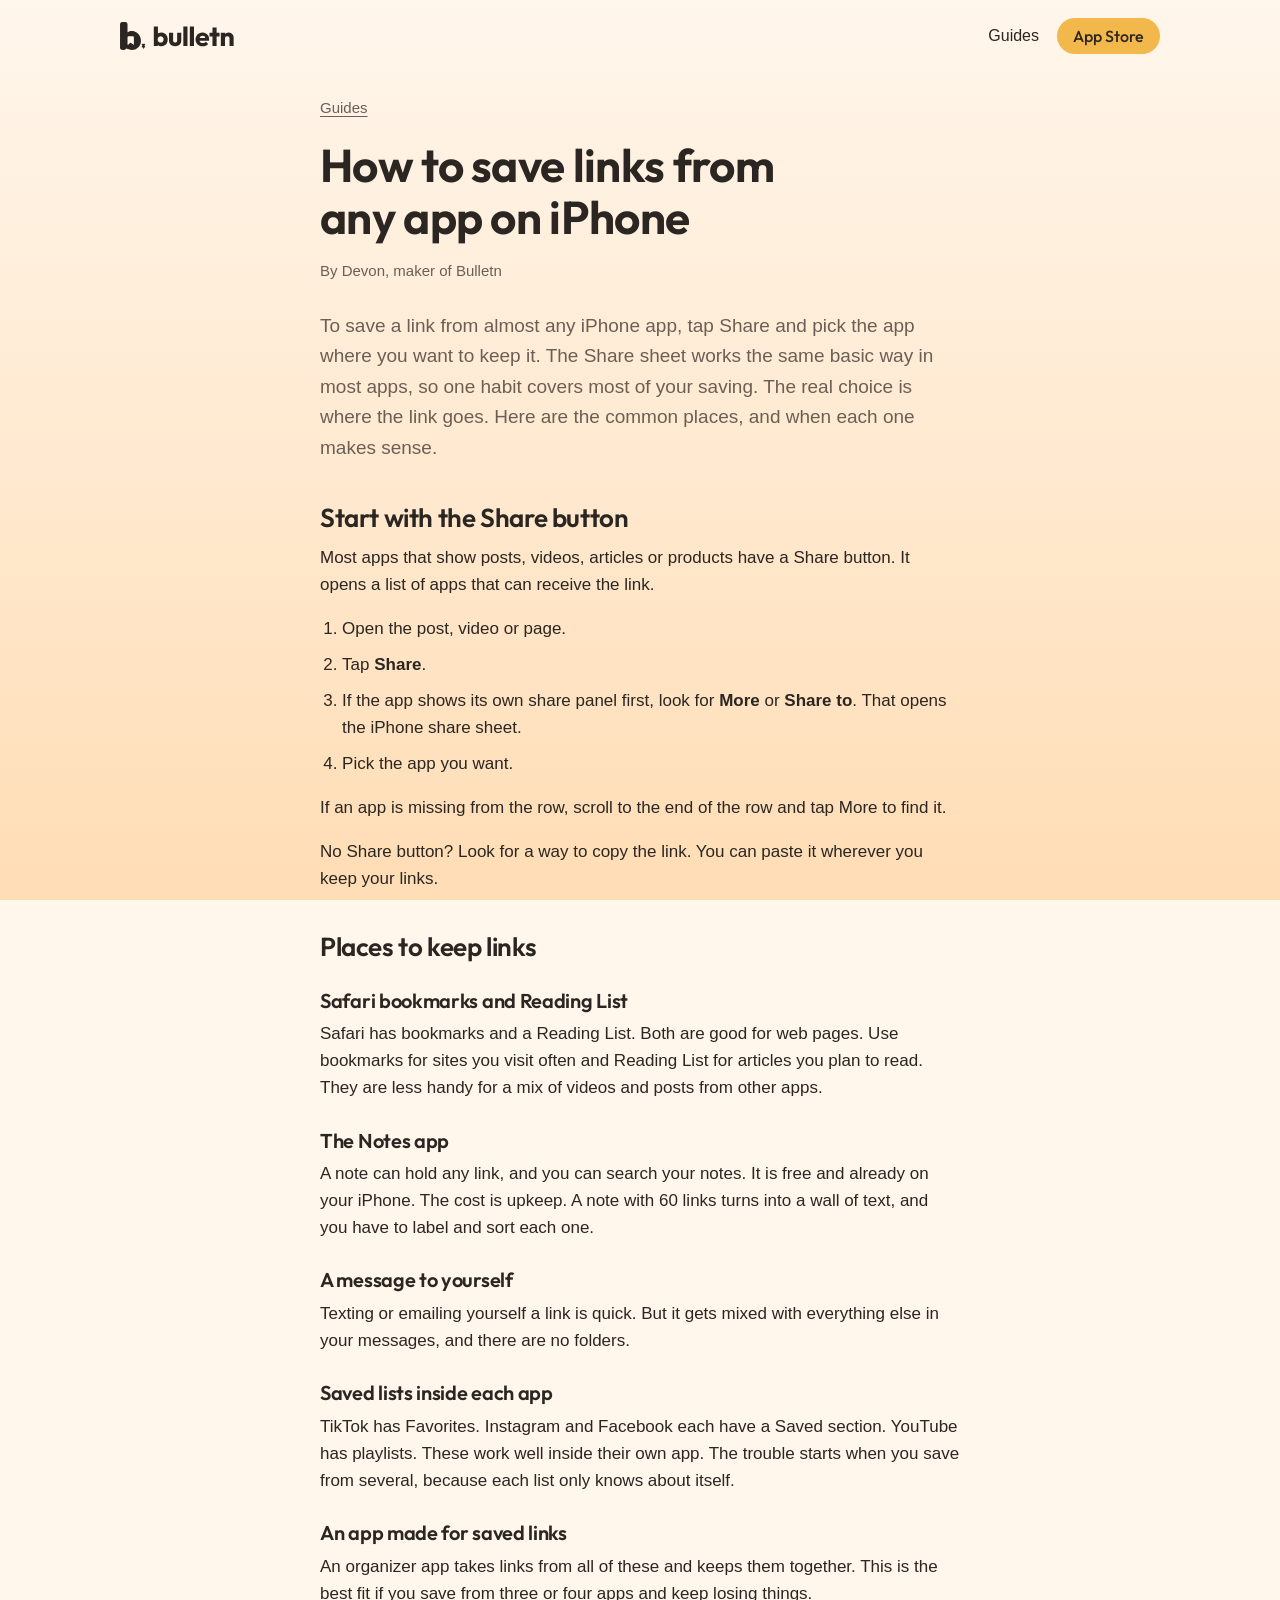
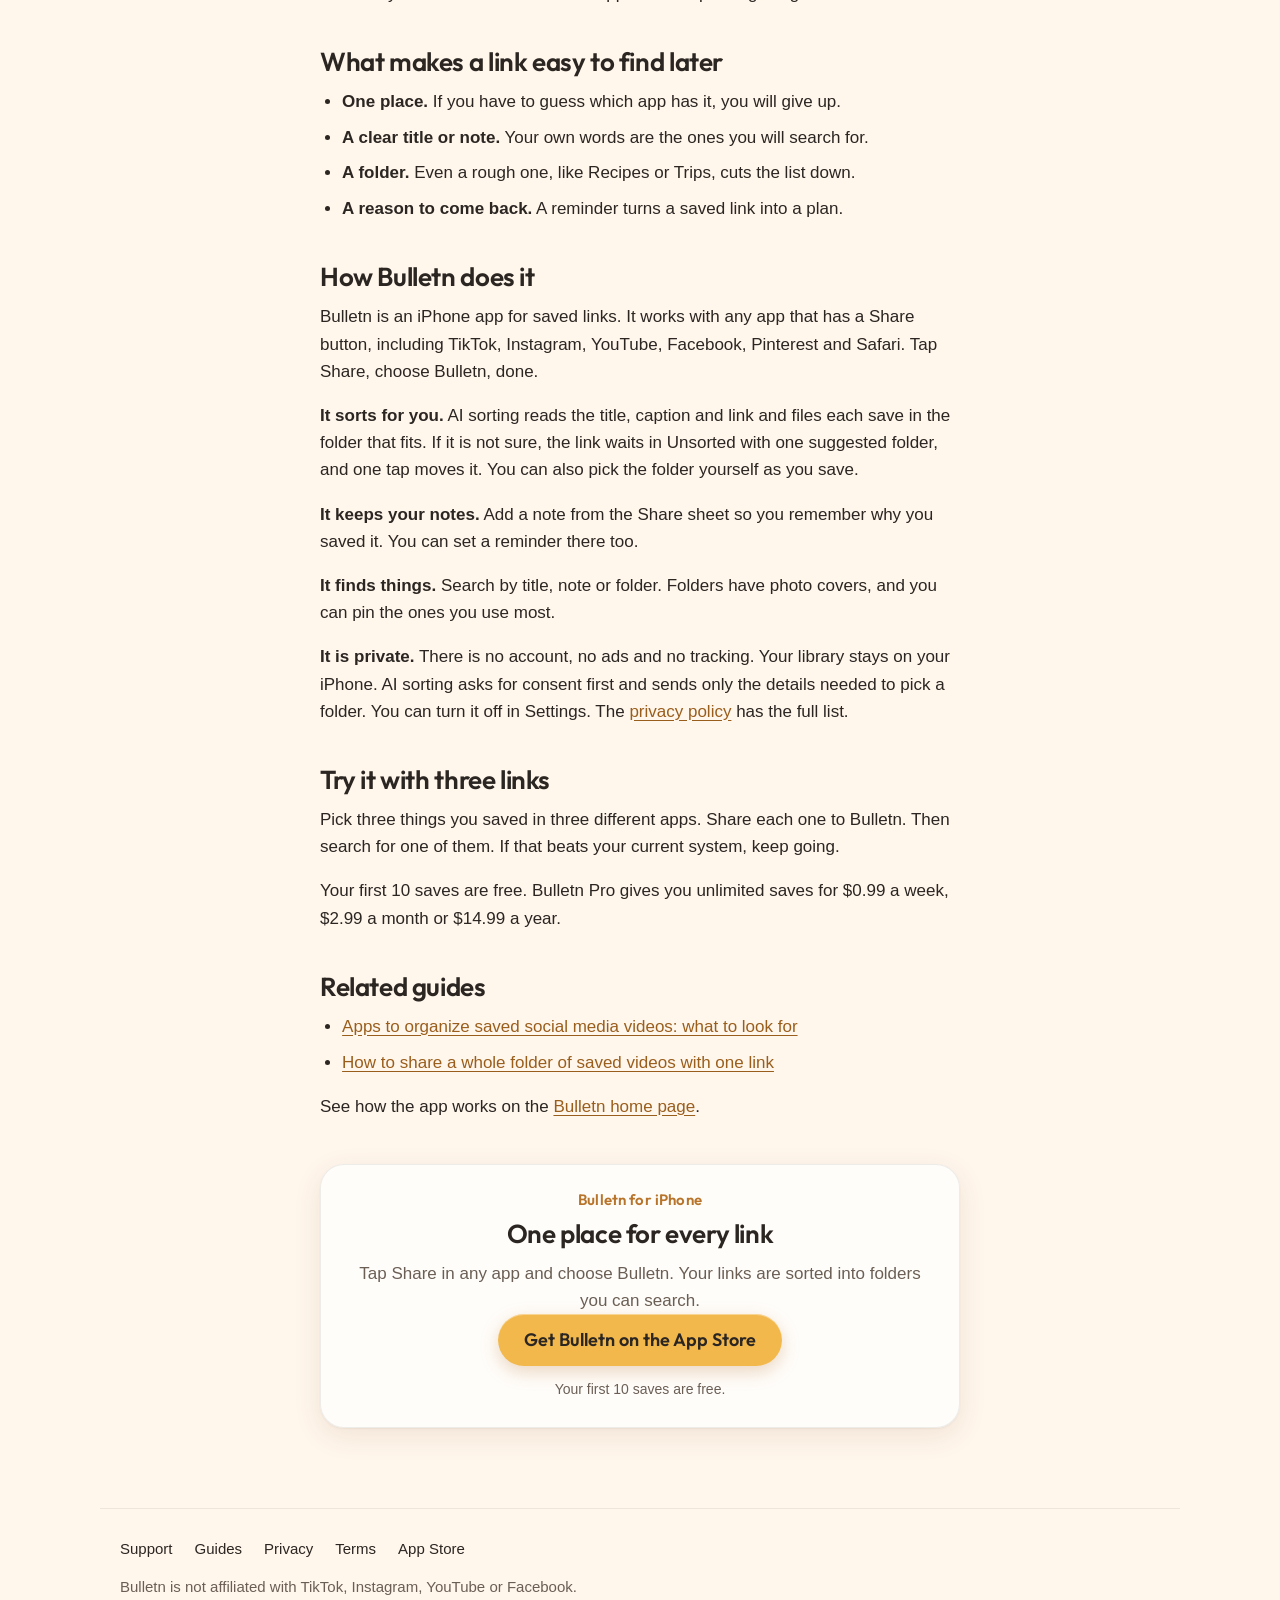
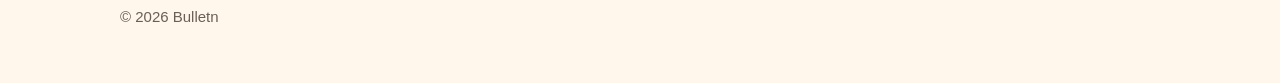
<file: guides/save-links-from-any-app-iphone.html>
<!doctype html>
<html lang="en">
<head>
<meta charset="utf-8">
<meta name="viewport" content="width=device-width,initial-scale=1">
<title>How to Save Links From Any App on iPhone | Bulletn</title>
<meta name="description" content="Use the iPhone Share sheet to save links from Safari, TikTok, Instagram and more. Compare the common ways and keep links in folders.">
<link rel="canonical" href="https://bulletnapp.com/guides/save-links-from-any-app-iphone.html">
<meta name="apple-itunes-app" content="app-id=6829573401">
<meta property="og:type" content="article">
<meta property="og:site_name" content="Bulletn">
<meta property="og:title" content="How to Save Links From Any App on iPhone | Bulletn">
<meta property="og:description" content="Use the iPhone Share sheet to save links from Safari, TikTok, Instagram and more. Compare the common ways and keep links in folders.">
<meta property="og:url" content="https://bulletnapp.com/guides/save-links-from-any-app-iphone.html">
<meta property="og:image" content="https://bulletnapp.com/assets/img/og.jpg">
<meta name="twitter:card" content="summary_large_image">
<meta name="theme-color" content="#FFF6EC">
<link rel="icon" type="image/png" sizes="32x32" href="../favicon.png">
<link rel="apple-touch-icon" href="../apple-touch-icon.png">
<link rel="stylesheet" href="../styles.css">
<script type="application/ld+json">
{
  "@context": "https://schema.org",
  "@type": "Article",
  "headline": "How to save links from any app on iPhone",
  "description": "Use the iPhone Share sheet to save links from Safari, TikTok, Instagram and more. Compare the common ways and keep links in folders.",
  "author": {
    "@type": "Person",
    "name": "Devon"
  },
  "publisher": {
    "@type": "Organization",
    "name": "Bulletn",
    "logo": {
      "@type": "ImageObject",
      "url": "https://bulletnapp.com/assets/img/icon-512.png"
    }
  },
  "datePublished": "2026-11-24",
  "dateModified": "2026-11-24",
  "image": "https://bulletnapp.com/assets/img/og.jpg",
  "mainEntityOfPage": "https://bulletnapp.com/guides/save-links-from-any-app-iphone.html"
}
</script>
</head>
<body>
<header class="site-header">
  <div class="wrap">
    <a class="logo" href="../" aria-label="Bulletn home"><svg class="lockup-svg" aria-hidden="true" focusable="false" xmlns="http://www.w3.org/2000/svg" viewBox="0 3.01 113.65 28"  xmlns:c2pa="http://c2pa.org/manifest"><g fill="currentColor"><path fill-rule="evenodd" transform="translate(0 3.010) scale(0.044639) translate(-278.37 -186.45)" d="M778.02 706.61C778.25 712.24 778.28 717.76 777.99 723.38C771.65 727.87 766.54 732.29 764.72 740.23C764.15 742.74 764.03 745.26 764.74 747.76C765.56 750.6 767.22 753.15 769.76 754.74C774.95 757.99 781.72 756.38 787.49 756.74L791.23 757.55L791.74 764.76C792.72 771.24 797.63 790.54 800.29 796.22L801.35 797.74C807 785.19 811.11 770.81 812.69 757.15L817.5 756.68C823.14 756.56 831.52 757.76 836.54 755.03C846.24 749.75 843.01 737.17 837.24 730.26C834.78 727.31 831.61 725.21 828.52 722.99C828.2 717.55 828.22 712.19 828.4 706.74C833.08 703.69 838.44 700.93 841.72 696.22C846.06 689.98 844 680.77 836.81 677.7C831.63 675.48 824.34 676.57 818.78 676.51L787.5 676.48C782.52 676.49 775.84 675.84 771.18 677.69C764.15 680.49 762.1 689.54 765.72 695.77C768.61 700.74 773.38 703.52 778.02 706.61ZM447.53 417.72L446.92 415.37L446.77 367.5L446.79 275.5L446.78 249.5L446.58 232.78C445.3 218.83 439.2 205.24 427.79 196.71C415.55 187.56 405.28 186.82 390.5 186.85L373.5 186.84L340.5 186.85C332.59 186.86 324.64 186.45 316.9 188.42C303.8 191.75 292.6 200.69 285.73 212.24C283.1 216.65 281.21 221.65 280.22 226.7C278.4 235.99 279.23 251.56 279.23 261.5L279.23 322.5L279.25 514.5L279.21 689.5L279.22 744.5C279.25 754.18 278.37 765.93 280.23 775.3C283.64 792.51 296.71 806.36 313.6 810.9C322.07 813.18 330.81 812.85 339.5 812.84L361.5 812.85L373.39 812.71C388.52 811.62 402.2 805.14 412.52 794.02C417.68 788.45 420.85 781.84 424.6 775.35L435.57 782.93C441.43 786.89 447.54 790.46 453.87 793.63C478.68 806.06 505.84 811.97 533.51 812.74C567.79 813.7 601.24 809.63 632.62 795.12C651.41 786.43 668.94 774.73 683.98 760.48C704.74 740.81 721.39 717.25 732.18 690.7C741.55 667.69 746.17 643.25 747.16 618.5C747.56 608.54 747.65 596.57 746.68 586.69C740.21 520.62 707.55 458.15 651.67 420.83C636.88 410.95 620.97 402.9 603.99 397.51C578.27 389.34 550.38 387.61 523.62 390.27C501.71 392.45 480.42 399.08 461.08 409.59L447.53 417.72ZM510.42 653.96L484.97 674.48L467.4 688.92C464.72 691.17 457.87 697.5 454.99 698.48C453.71 698.92 452.28 698.93 451 698.49C446.43 696.93 446.77 691.4 446.77 687.5L446.77 655.5L446.78 549.5L446.79 534.5C446.8 524.31 447.02 516.03 456.63 510.13C463.06 506.18 469.24 506.36 476.5 506.3L489.5 506.28L557.5 506.29C569.48 506.47 580.04 505.75 586.6 517.91C587.72 520 588.51 522.27 588.87 524.62C589.77 530.46 589.21 542.98 589.21 549.5L589.2 619.5L589.2 675.5C589.2 680.16 590.27 693.68 587.43 696.93C585.67 698.95 582.71 699.32 580.37 698.13L566.53 686.98L536.24 662.27C530.14 657.49 525 651.41 516.56 652.1C514.27 652.29 512.52 653.18 510.42 653.96Z"/><path d="M41.36731845356716 27.27Q40.03081845356716 27.27 38.92381845356716 26.72325Q37.81681845356716 26.1765 37.12156845356716 25.23825Q36.426318453567156 24.3 36.31831845356716 23.139V17.604Q36.426318453567156 16.442999999999998 37.12831845356716 15.538499999999999Q37.83031845356716 14.634 38.93731845356716 14.121Q40.04431845356716 13.608 41.36731845356716 13.608Q43.23031845356716 13.608 44.674818453567156 14.499Q46.11931845356716 15.39 46.942818453567156 16.93575Q47.76631845356716 18.4815 47.76631845356716 20.4525Q47.76631845356716 22.41 46.942818453567156 23.948999999999998Q46.11931845356716 25.488 44.674818453567156 26.378999999999998Q43.23031845356716 27.27 41.36731845356716 27.27ZM33.807318453567156 27.0V7.398H37.938318453567156V17.1045L37.24981845356716 20.277L37.87081845356715 23.4765V27.0ZM40.63831845356716 23.544Q41.502318453567156 23.544 42.16381845356716 23.14575Q42.82531845356716 22.7475 43.20331845356716 22.045499999999997Q43.58131845356716 21.3435 43.58131845356716 20.439Q43.58131845356716 19.5345 43.20331845356716 18.8325Q42.82531845356716 18.130499999999998 42.157068453567156 17.73225Q41.488818453567156 17.334 40.62481845356716 17.334Q39.760818453567154 17.334 39.092568453567154 17.73225Q38.42431845356716 18.130499999999998 38.05981845356716 18.82575Q37.695318453567154 19.521 37.695318453567154 20.439Q37.695318453567154 21.357 38.06656845356716 22.058999999999997Q38.43781845356716 22.761 39.10606845356716 23.1525Q39.774318453567155 23.544 40.63831845356716 23.544Z M55.150818453567155 27.297Q53.36066018018586 27.297 51.96748931687651 26.5545Q50.57431845356716 25.812 49.78456845356716 24.49782816229117Q48.994818453567156 23.183656324582337 48.994818453567156 21.481402118866058V13.878H53.125818453567156V21.438Q53.125818453567156 22.11508285714286 53.367130953567155 22.604284285714286Q53.608443453567155 23.093485714285713 54.06887133818254 23.359242857142856Q54.529299222797924 23.625 55.15524086736026 23.625Q56.082318453567154 23.625 56.62231845356715 23.043689999999998Q57.16231845356715 22.46238 57.16231845356715 21.438V13.878H61.29331845356715V21.4785Q61.29331845356715 23.2065 60.51031845356715 24.516Q59.72731845356716 25.8255 58.34449111543766 26.56125Q56.96166377730816 27.297 55.150818453567155 27.297Z M63.34531845356715 27.0V7.398H67.47631845356716V27.0Z M69.85231845356715 27.0V7.398H73.98331845356715V27.0Z M82.82581845356715 27.297Q80.69281845356716 27.297 79.03906845356715 26.4195Q77.38531845356715 25.542 76.44031845356716 23.982750000000003Q75.49531845356715 22.4235 75.49531845356715 20.439Q75.49531845356715 18.468 76.42006845356715 16.92225Q77.34481845356716 15.3765 78.94456845356716 14.47875Q80.54431845356716 13.581 82.52881845356715 13.581Q84.47281845356716 13.581 85.96456845356715 14.42475Q87.45631845356715 15.2685 88.30681845356716 16.753500000000003Q89.15731845356716 18.238500000000002 89.15731845356716 20.142Q89.15731845356716 20.5065 89.11681845356716 20.898Q89.07631845356715 21.2895 88.96831845356715 21.789L77.65531845356716 21.8295V18.994500000000002L87.21331845356715 18.954L85.43131845356716 20.1555Q85.40431845356716 19.0215 85.07356845356716 18.27225Q84.74281845356715 17.523 84.11506845356715 17.131500000000003Q83.48731845356716 16.740000000000002 82.55581845356716 16.740000000000002Q81.58381845356716 16.740000000000002 80.86831845356716 17.1855Q80.15281845356716 17.631 79.76806845356717 18.44775Q79.38331845356716 19.264499999999998 79.38331845356716 20.412Q79.38331845356716 21.573 79.79506845356715 22.40325Q80.20681845356715 23.2335 80.97631845356716 23.67225Q81.74581845356715 24.111 82.81231845356716 24.111Q83.78431845356715 24.111 84.56731845356715 23.780250000000002Q85.35031845356716 23.4495 85.94431845356715 22.7745L88.21231845356715 25.0425Q87.24031845356716 26.163 85.86331845356716 26.73Q84.48631845356715 27.297 82.82581845356715 27.297Z M92.47831845356716 27.0V8.451H96.60931845356716V27.0ZM89.50831845356716 17.387999999999998V13.878H99.57931845356715V17.387999999999998Z M109.51531845356716 27.0V19.5345Q109.51531845356716 18.494999999999997 108.88081845356716 17.86725Q108.24631845356716 17.2395 107.26412457601614 17.2395Q106.59587457601614 17.2395 106.07784651479164 17.523Q105.55981845356716 17.8065 105.26956845356716 18.32625Q104.97931845356716 18.846 104.97931845356716 19.5345L103.37281845356716 18.7515Q103.37281845356716 17.198999999999998 104.05456845356716 16.04475Q104.73631845356716 14.8905 105.93641363123214 14.24925Q107.1365088088971 13.608 108.65666363123214 13.608Q110.09581845356716 13.608 111.22306845356715 14.2965Q112.35031845356716 14.985 112.99831845356715 16.119Q113.64631845356716 17.253 113.64631845356716 18.603V27.0ZM100.84831845356716 27.0V13.878H104.97931845356716V27.0Z"/></g><metadata><c2pa:manifest>[base64]/[base64]/QIxtBx6TKrbhw5D6tZn/[base64]/[base64]/3cyjxFA3Qo5S46fX0/ihY0VZ7mfb9KF703t5OjWDBWMA4GA1UdDwEB/wQEAwIHgDAVBgNVHSUEDjAMBgorBgEEAYPoXgIBMAwGA1UdEwEB/wQCMAAwHwYDVR0jBBgwFoAUzlHiBIFOZFsj+OPEz5o+nMHXXMIwCgYIKoZIzj0EAwMDZwAwZAIwMXMdFJ4BetLLVY7ORuE9noqbbAZOZn/aArXyTwFAZfKrPzxF2vPoJNf1+UCdg1XGAjBwX1zd9WGqYkqmL5SFqw1QySjr1zJfpJM9+1rdDwSPLMOPOjKuiXjoU/[base64]/OYUDP3sSd7Y9WLO64G/iDHURGzgqvDHqnBk5ULoR9Q=</c2pa:manifest></metadata></svg></a>
    <nav class="nav" aria-label="Main">
      <a href="./">Guides</a>
      <a class="btn btn-sm" href="https://apps.apple.com/app/bulletn-saved-sorted/id6829573401">App Store</a>
    </nav>
  </div>
</header>

<main class="article">
  <article class="narrow">
    <p class="crumbs"><a href="./">Guides</a></p>
    <h1>How to save links from any app on iPhone</h1>
    <p class="byline">By Devon, maker of Bulletn</p>
    <p class="lede">To save a link from almost any iPhone app, tap Share and pick the app where you want to keep it. The Share sheet works the same basic way in most apps, so one habit covers most of your saving. The real choice is where the link goes. Here are the common places, and when each one makes sense.</p>
    <h2>Start with the Share button</h2>
    <p>Most apps that show posts, videos, articles or products have a Share button. It opens a list of apps that can receive the link.</p>
    <ol>
      <li>Open the post, video or page.</li>
      <li>Tap <strong>Share</strong>.</li>
      <li>If the app shows its own share panel first, look for <strong>More</strong> or <strong>Share to</strong>. That opens the iPhone share sheet.</li>
      <li>Pick the app you want.</li>
    </ol>
    <p>If an app is missing from the row, scroll to the end of the row and tap More to find it.</p>
    <p>No Share button? Look for a way to copy the link. You can paste it wherever you keep your links.</p>

    <h2>Places to keep links</h2>

    <h3>Safari bookmarks and Reading List</h3>
    <p>Safari has bookmarks and a Reading List. Both are good for web pages. Use bookmarks for sites you visit often and Reading List for articles you plan to read. They are less handy for a mix of videos and posts from other apps.</p>

    <h3>The Notes app</h3>
    <p>A note can hold any link, and you can search your notes. It is free and already on your iPhone. The cost is upkeep. A note with 60 links turns into a wall of text, and you have to label and sort each one.</p>

    <h3>A message to yourself</h3>
    <p>Texting or emailing yourself a link is quick. But it gets mixed with everything else in your messages, and there are no folders.</p>

    <h3>Saved lists inside each app</h3>
    <p>TikTok has Favorites. Instagram and Facebook each have a Saved section. YouTube has playlists. These work well inside their own app. The trouble starts when you save from several, because each list only knows about itself.</p>

    <h3>An app made for saved links</h3>
    <p>An organizer app takes links from all of these and keeps them together. This is the best fit if you save from three or four apps and keep losing things.</p>

    <h2>What makes a link easy to find later</h2>
    <ul>
      <li><strong>One place.</strong> If you have to guess which app has it, you will give up.</li>
      <li><strong>A clear title or note.</strong> Your own words are the ones you will search for.</li>
      <li><strong>A folder.</strong> Even a rough one, like Recipes or Trips, cuts the list down.</li>
      <li><strong>A reason to come back.</strong> A reminder turns a saved link into a plan.</li>
    </ul>

    <h2>How Bulletn does it</h2>
    <p>Bulletn is an iPhone app for saved links. It works with any app that has a Share button, including TikTok, Instagram, YouTube, Facebook, Pinterest and Safari. Tap Share, choose Bulletn, done.</p>
    <p><strong>It sorts for you.</strong> AI sorting reads the title, caption and link and files each save in the folder that fits. If it is not sure, the link waits in Unsorted with one suggested folder, and one tap moves it. You can also pick the folder yourself as you save.</p>
    <p><strong>It keeps your notes.</strong> Add a note from the Share sheet so you remember why you saved it. You can set a reminder there too.</p>
    <p><strong>It finds things.</strong> Search by title, note or folder. Folders have photo covers, and you can pin the ones you use most.</p>
    <p><strong>It is private.</strong> There is no account, no ads and no tracking. Your library stays on your iPhone. AI sorting asks for consent first and sends only the details needed to pick a folder. You can turn it off in Settings. The <a href="../privacy.html">privacy policy</a> has the full list.</p>

    <h2>Try it with three links</h2>
    <p>Pick three things you saved in three different apps. Share each one to Bulletn. Then search for one of them. If that beats your current system, keep going.</p>
    <p>Your first 10 saves are free. Bulletn Pro gives you unlimited saves for $0.99 a week, $2.99 a month or $14.99 a year.</p>

    <h2>Related guides</h2>
    <ul>
      <li><a href="apps-to-organize-saved-videos.html">Apps to organize saved social media videos: what to look for</a></li>
      <li><a href="share-a-folder-of-videos.html">How to share a whole folder of saved videos with one link</a></li>
    </ul>
    <p>See how the app works on the <a href="../">Bulletn home page</a>.</p>

      <div class="card app-box">
        <span class="label">Bulletn for iPhone</span>
        <h2>One place for every link</h2>
        <p>Tap Share in any app and choose Bulletn. Your links are sorted into folders you can search.</p>
        <a class="btn" href="https://apps.apple.com/app/bulletn-saved-sorted/id6829573401">Get Bulletn on the App Store</a>
        <span class="btn-note">Your first 10 saves are free.</span>
      </div>
  </article>
</main>

<footer class="site-footer">
  <div class="wrap">
    <nav class="footer-links" aria-label="Footer">
      <a href="../#support">Support</a>
      <a href="./">Guides</a>
      <a href="../privacy.html">Privacy</a>
      <a href="../terms.html">Terms</a>
      <a href="https://apps.apple.com/app/bulletn-saved-sorted/id6829573401">App Store</a>
    </nav>
    <p>Bulletn is not affiliated with TikTok, Instagram, YouTube or Facebook.</p>
    <p>&copy; 2026 Bulletn</p>
  </div>
</footer>
</body>
</html>
</file>
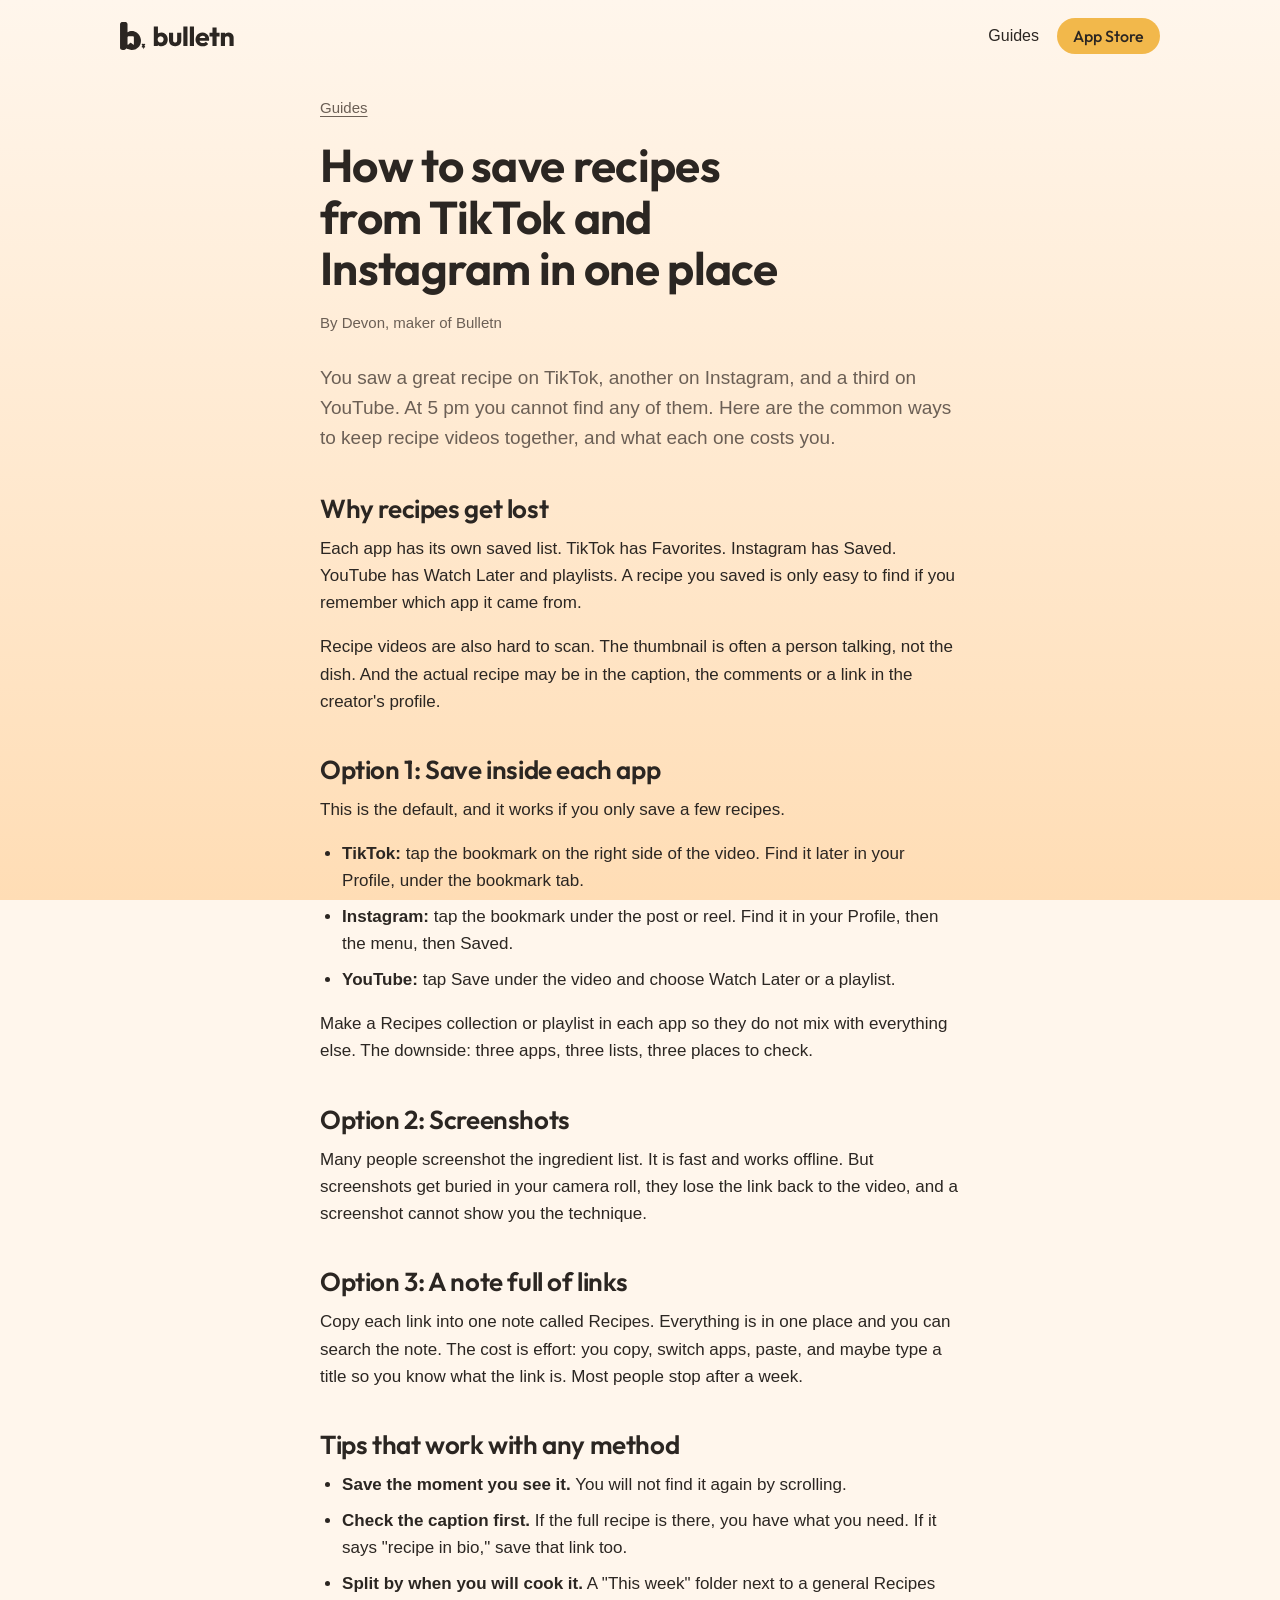
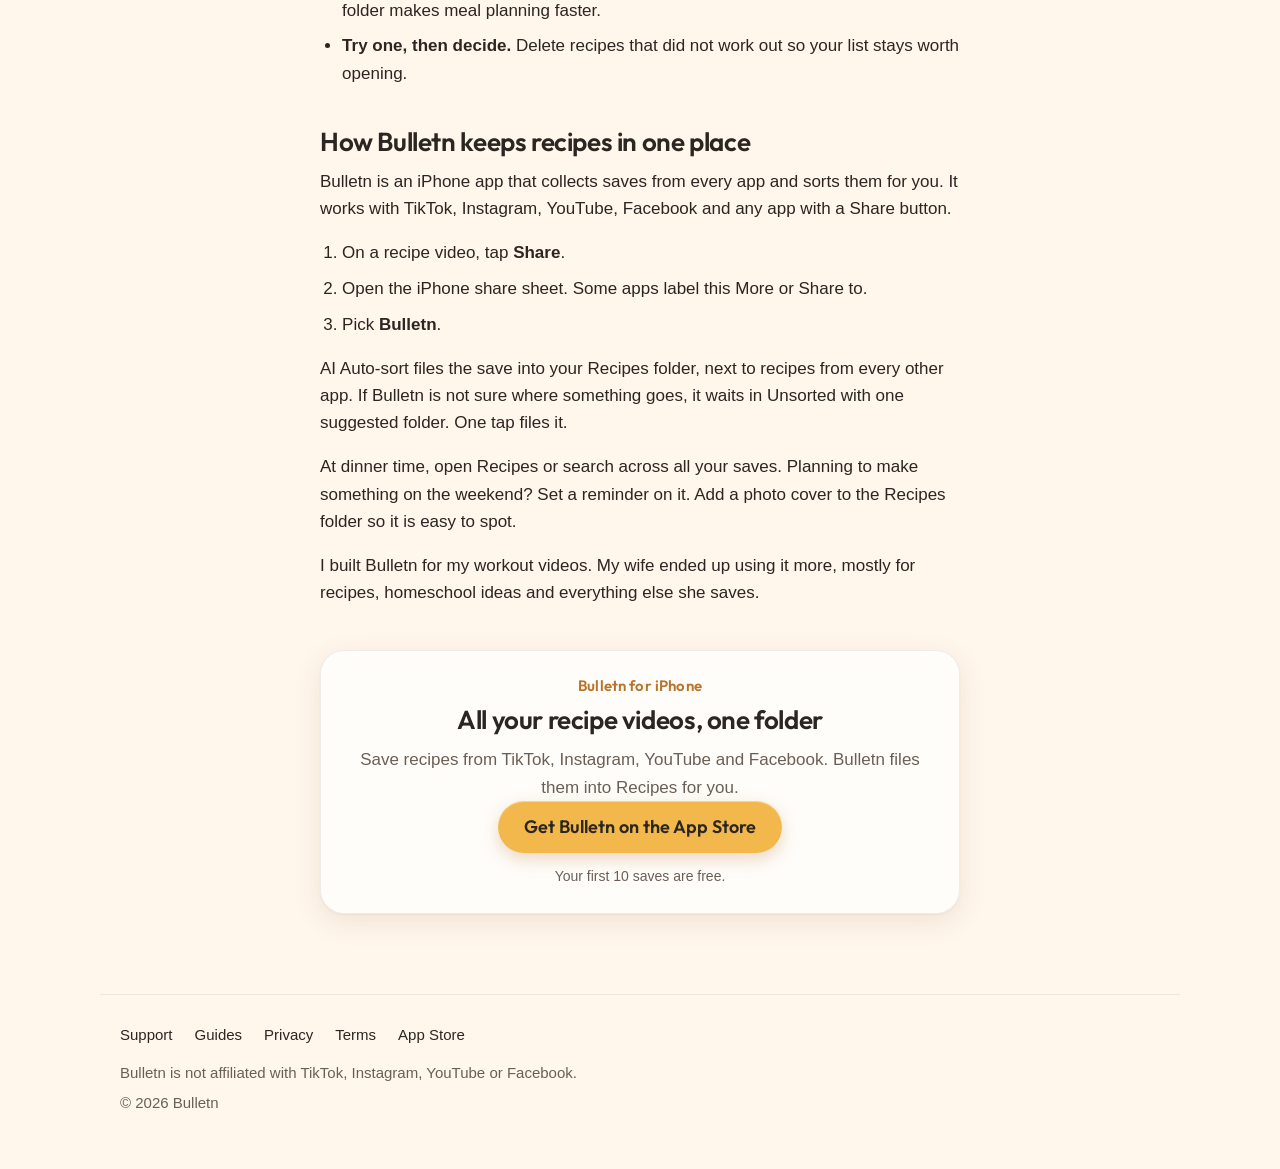
<file: guides/save-recipes-from-tiktok-and-instagram.html>
<!doctype html>
<html lang="en">
<head>
<meta charset="utf-8">
<meta name="viewport" content="width=device-width,initial-scale=1">
<title>Save TikTok and Instagram Recipes in One Place | Bulletn</title>
<meta name="description" content="Recipes saved on TikTok, Instagram and YouTube end up in three apps. Here are simple ways to keep them together and find them at dinner time.">
<link rel="canonical" href="https://bulletnapp.com/guides/save-recipes-from-tiktok-and-instagram.html">
<meta name="apple-itunes-app" content="app-id=6829573401">
<meta property="og:type" content="article">
<meta property="og:site_name" content="Bulletn">
<meta property="og:title" content="Save TikTok and Instagram Recipes in One Place | Bulletn">
<meta property="og:description" content="Recipes saved on TikTok, Instagram and YouTube end up in three apps. Here are simple ways to keep them together and find them at dinner time.">
<meta property="og:url" content="https://bulletnapp.com/guides/save-recipes-from-tiktok-and-instagram.html">
<meta property="og:image" content="https://bulletnapp.com/assets/img/og.jpg">
<meta name="twitter:card" content="summary_large_image">
<meta name="theme-color" content="#FFF6EC">
<link rel="icon" type="image/png" sizes="32x32" href="../favicon.png">
<link rel="apple-touch-icon" href="../apple-touch-icon.png">
<link rel="stylesheet" href="../styles.css">
<script type="application/ld+json">
{
  "@context": "https://schema.org",
  "@type": "Article",
  "headline": "How to save recipes from TikTok and Instagram in one place",
  "description": "Recipes saved on TikTok, Instagram and YouTube end up in three apps. Here are simple ways to keep them together and find them at dinner time.",
  "author": {
    "@type": "Person",
    "name": "Devon"
  },
  "publisher": {
    "@type": "Organization",
    "name": "Bulletn",
    "logo": {
      "@type": "ImageObject",
      "url": "https://bulletnapp.com/assets/img/icon-512.png"
    }
  },
  "datePublished": "2026-11-15",
  "dateModified": "2026-11-15",
  "image": "https://bulletnapp.com/assets/img/og.jpg",
  "mainEntityOfPage": "https://bulletnapp.com/guides/save-recipes-from-tiktok-and-instagram.html"
}
</script>
</head>
<body>
<header class="site-header">
  <div class="wrap">
    <a class="logo" href="../" aria-label="Bulletn home"><svg class="lockup-svg" aria-hidden="true" focusable="false" xmlns="http://www.w3.org/2000/svg" viewBox="0 3.01 113.65 28"  xmlns:c2pa="http://c2pa.org/manifest"><g fill="currentColor"><path fill-rule="evenodd" transform="translate(0 3.010) scale(0.044639) translate(-278.37 -186.45)" d="M778.02 706.61C778.25 712.24 778.28 717.76 777.99 723.38C771.65 727.87 766.54 732.29 764.72 740.23C764.15 742.74 764.03 745.26 764.74 747.76C765.56 750.6 767.22 753.15 769.76 754.74C774.95 757.99 781.72 756.38 787.49 756.74L791.23 757.55L791.74 764.76C792.72 771.24 797.63 790.54 800.29 796.22L801.35 797.74C807 785.19 811.11 770.81 812.69 757.15L817.5 756.68C823.14 756.56 831.52 757.76 836.54 755.03C846.24 749.75 843.01 737.17 837.24 730.26C834.78 727.31 831.61 725.21 828.52 722.99C828.2 717.55 828.22 712.19 828.4 706.74C833.08 703.69 838.44 700.93 841.72 696.22C846.06 689.98 844 680.77 836.81 677.7C831.63 675.48 824.34 676.57 818.78 676.51L787.5 676.48C782.52 676.49 775.84 675.84 771.18 677.69C764.15 680.49 762.1 689.54 765.72 695.77C768.61 700.74 773.38 703.52 778.02 706.61ZM447.53 417.72L446.92 415.37L446.77 367.5L446.79 275.5L446.78 249.5L446.58 232.78C445.3 218.83 439.2 205.24 427.79 196.71C415.55 187.56 405.28 186.82 390.5 186.85L373.5 186.84L340.5 186.85C332.59 186.86 324.64 186.45 316.9 188.42C303.8 191.75 292.6 200.69 285.73 212.24C283.1 216.65 281.21 221.65 280.22 226.7C278.4 235.99 279.23 251.56 279.23 261.5L279.23 322.5L279.25 514.5L279.21 689.5L279.22 744.5C279.25 754.18 278.37 765.93 280.23 775.3C283.64 792.51 296.71 806.36 313.6 810.9C322.07 813.18 330.81 812.85 339.5 812.84L361.5 812.85L373.39 812.71C388.52 811.62 402.2 805.14 412.52 794.02C417.68 788.45 420.85 781.84 424.6 775.35L435.57 782.93C441.43 786.89 447.54 790.46 453.87 793.63C478.68 806.06 505.84 811.97 533.51 812.74C567.79 813.7 601.24 809.63 632.62 795.12C651.41 786.43 668.94 774.73 683.98 760.48C704.74 740.81 721.39 717.25 732.18 690.7C741.55 667.69 746.17 643.25 747.16 618.5C747.56 608.54 747.65 596.57 746.68 586.69C740.21 520.62 707.55 458.15 651.67 420.83C636.88 410.95 620.97 402.9 603.99 397.51C578.27 389.34 550.38 387.61 523.62 390.27C501.71 392.45 480.42 399.08 461.08 409.59L447.53 417.72ZM510.42 653.96L484.97 674.48L467.4 688.92C464.72 691.17 457.87 697.5 454.99 698.48C453.71 698.92 452.28 698.93 451 698.49C446.43 696.93 446.77 691.4 446.77 687.5L446.77 655.5L446.78 549.5L446.79 534.5C446.8 524.31 447.02 516.03 456.63 510.13C463.06 506.18 469.24 506.36 476.5 506.3L489.5 506.28L557.5 506.29C569.48 506.47 580.04 505.75 586.6 517.91C587.72 520 588.51 522.27 588.87 524.62C589.77 530.46 589.21 542.98 589.21 549.5L589.2 619.5L589.2 675.5C589.2 680.16 590.27 693.68 587.43 696.93C585.67 698.95 582.71 699.32 580.37 698.13L566.53 686.98L536.24 662.27C530.14 657.49 525 651.41 516.56 652.1C514.27 652.29 512.52 653.18 510.42 653.96Z"/><path d="M41.36731845356716 27.27Q40.03081845356716 27.27 38.92381845356716 26.72325Q37.81681845356716 26.1765 37.12156845356716 25.23825Q36.426318453567156 24.3 36.31831845356716 23.139V17.604Q36.426318453567156 16.442999999999998 37.12831845356716 15.538499999999999Q37.83031845356716 14.634 38.93731845356716 14.121Q40.04431845356716 13.608 41.36731845356716 13.608Q43.23031845356716 13.608 44.674818453567156 14.499Q46.11931845356716 15.39 46.942818453567156 16.93575Q47.76631845356716 18.4815 47.76631845356716 20.4525Q47.76631845356716 22.41 46.942818453567156 23.948999999999998Q46.11931845356716 25.488 44.674818453567156 26.378999999999998Q43.23031845356716 27.27 41.36731845356716 27.27ZM33.807318453567156 27.0V7.398H37.938318453567156V17.1045L37.24981845356716 20.277L37.87081845356715 23.4765V27.0ZM40.63831845356716 23.544Q41.502318453567156 23.544 42.16381845356716 23.14575Q42.82531845356716 22.7475 43.20331845356716 22.045499999999997Q43.58131845356716 21.3435 43.58131845356716 20.439Q43.58131845356716 19.5345 43.20331845356716 18.8325Q42.82531845356716 18.130499999999998 42.157068453567156 17.73225Q41.488818453567156 17.334 40.62481845356716 17.334Q39.760818453567154 17.334 39.092568453567154 17.73225Q38.42431845356716 18.130499999999998 38.05981845356716 18.82575Q37.695318453567154 19.521 37.695318453567154 20.439Q37.695318453567154 21.357 38.06656845356716 22.058999999999997Q38.43781845356716 22.761 39.10606845356716 23.1525Q39.774318453567155 23.544 40.63831845356716 23.544Z M55.150818453567155 27.297Q53.36066018018586 27.297 51.96748931687651 26.5545Q50.57431845356716 25.812 49.78456845356716 24.49782816229117Q48.994818453567156 23.183656324582337 48.994818453567156 21.481402118866058V13.878H53.125818453567156V21.438Q53.125818453567156 22.11508285714286 53.367130953567155 22.604284285714286Q53.608443453567155 23.093485714285713 54.06887133818254 23.359242857142856Q54.529299222797924 23.625 55.15524086736026 23.625Q56.082318453567154 23.625 56.62231845356715 23.043689999999998Q57.16231845356715 22.46238 57.16231845356715 21.438V13.878H61.29331845356715V21.4785Q61.29331845356715 23.2065 60.51031845356715 24.516Q59.72731845356716 25.8255 58.34449111543766 26.56125Q56.96166377730816 27.297 55.150818453567155 27.297Z M63.34531845356715 27.0V7.398H67.47631845356716V27.0Z M69.85231845356715 27.0V7.398H73.98331845356715V27.0Z M82.82581845356715 27.297Q80.69281845356716 27.297 79.03906845356715 26.4195Q77.38531845356715 25.542 76.44031845356716 23.982750000000003Q75.49531845356715 22.4235 75.49531845356715 20.439Q75.49531845356715 18.468 76.42006845356715 16.92225Q77.34481845356716 15.3765 78.94456845356716 14.47875Q80.54431845356716 13.581 82.52881845356715 13.581Q84.47281845356716 13.581 85.96456845356715 14.42475Q87.45631845356715 15.2685 88.30681845356716 16.753500000000003Q89.15731845356716 18.238500000000002 89.15731845356716 20.142Q89.15731845356716 20.5065 89.11681845356716 20.898Q89.07631845356715 21.2895 88.96831845356715 21.789L77.65531845356716 21.8295V18.994500000000002L87.21331845356715 18.954L85.43131845356716 20.1555Q85.40431845356716 19.0215 85.07356845356716 18.27225Q84.74281845356715 17.523 84.11506845356715 17.131500000000003Q83.48731845356716 16.740000000000002 82.55581845356716 16.740000000000002Q81.58381845356716 16.740000000000002 80.86831845356716 17.1855Q80.15281845356716 17.631 79.76806845356717 18.44775Q79.38331845356716 19.264499999999998 79.38331845356716 20.412Q79.38331845356716 21.573 79.79506845356715 22.40325Q80.20681845356715 23.2335 80.97631845356716 23.67225Q81.74581845356715 24.111 82.81231845356716 24.111Q83.78431845356715 24.111 84.56731845356715 23.780250000000002Q85.35031845356716 23.4495 85.94431845356715 22.7745L88.21231845356715 25.0425Q87.24031845356716 26.163 85.86331845356716 26.73Q84.48631845356715 27.297 82.82581845356715 27.297Z M92.47831845356716 27.0V8.451H96.60931845356716V27.0ZM89.50831845356716 17.387999999999998V13.878H99.57931845356715V17.387999999999998Z M109.51531845356716 27.0V19.5345Q109.51531845356716 18.494999999999997 108.88081845356716 17.86725Q108.24631845356716 17.2395 107.26412457601614 17.2395Q106.59587457601614 17.2395 106.07784651479164 17.523Q105.55981845356716 17.8065 105.26956845356716 18.32625Q104.97931845356716 18.846 104.97931845356716 19.5345L103.37281845356716 18.7515Q103.37281845356716 17.198999999999998 104.05456845356716 16.04475Q104.73631845356716 14.8905 105.93641363123214 14.24925Q107.1365088088971 13.608 108.65666363123214 13.608Q110.09581845356716 13.608 111.22306845356715 14.2965Q112.35031845356716 14.985 112.99831845356715 16.119Q113.64631845356716 17.253 113.64631845356716 18.603V27.0ZM100.84831845356716 27.0V13.878H104.97931845356716V27.0Z"/></g><metadata><c2pa:manifest>[base64]/[base64]/QIxtBx6TKrbhw5D6tZn/[base64]/[base64]/3cyjxFA3Qo5S46fX0/ihY0VZ7mfb9KF703t5OjWDBWMA4GA1UdDwEB/wQEAwIHgDAVBgNVHSUEDjAMBgorBgEEAYPoXgIBMAwGA1UdEwEB/wQCMAAwHwYDVR0jBBgwFoAUzlHiBIFOZFsj+OPEz5o+nMHXXMIwCgYIKoZIzj0EAwMDZwAwZAIwMXMdFJ4BetLLVY7ORuE9noqbbAZOZn/aArXyTwFAZfKrPzxF2vPoJNf1+UCdg1XGAjBwX1zd9WGqYkqmL5SFqw1QySjr1zJfpJM9+1rdDwSPLMOPOjKuiXjoU/[base64]/OYUDP3sSd7Y9WLO64G/iDHURGzgqvDHqnBk5ULoR9Q=</c2pa:manifest></metadata></svg></a>
    <nav class="nav" aria-label="Main">
      <a href="./">Guides</a>
      <a class="btn btn-sm" href="https://apps.apple.com/app/bulletn-saved-sorted/id6829573401">App Store</a>
    </nav>
  </div>
</header>

<main class="article">
  <article class="narrow">
    <p class="crumbs"><a href="./">Guides</a></p>
    <h1>How to save recipes from TikTok and Instagram in one place</h1>
    <p class="byline">By Devon, maker of Bulletn</p>
    <p class="lede">You saw a great recipe on TikTok, another on Instagram, and a third on YouTube. At 5 pm you cannot find any of them. Here are the common ways to keep recipe videos together, and what each one costs you.</p>
    <h2>Why recipes get lost</h2>
    <p>Each app has its own saved list. TikTok has Favorites. Instagram has Saved. YouTube has Watch Later and playlists. A recipe you saved is only easy to find if you remember which app it came from.</p>
    <p>Recipe videos are also hard to scan. The thumbnail is often a person talking, not the dish. And the actual recipe may be in the caption, the comments or a link in the creator's profile.</p>

    <h2>Option 1: Save inside each app</h2>
    <p>This is the default, and it works if you only save a few recipes.</p>
    <ul>
      <li><strong>TikTok:</strong> tap the bookmark on the right side of the video. Find it later in your Profile, under the bookmark tab.</li>
      <li><strong>Instagram:</strong> tap the bookmark under the post or reel. Find it in your Profile, then the menu, then Saved.</li>
      <li><strong>YouTube:</strong> tap Save under the video and choose Watch Later or a playlist.</li>
    </ul>
    <p>Make a Recipes collection or playlist in each app so they do not mix with everything else. The downside: three apps, three lists, three places to check.</p>

    <h2>Option 2: Screenshots</h2>
    <p>Many people screenshot the ingredient list. It is fast and works offline. But screenshots get buried in your camera roll, they lose the link back to the video, and a screenshot cannot show you the technique.</p>

    <h2>Option 3: A note full of links</h2>
    <p>Copy each link into one note called Recipes. Everything is in one place and you can search the note. The cost is effort: you copy, switch apps, paste, and maybe type a title so you know what the link is. Most people stop after a week.</p>

    <h2>Tips that work with any method</h2>
    <ul>
      <li><strong>Save the moment you see it.</strong> You will not find it again by scrolling.</li>
      <li><strong>Check the caption first.</strong> If the full recipe is there, you have what you need. If it says "recipe in bio," save that link too.</li>
      <li><strong>Split by when you will cook it.</strong> A "This week" folder next to a general Recipes folder makes meal planning faster.</li>
      <li><strong>Try one, then decide.</strong> Delete recipes that did not work out so your list stays worth opening.</li>
    </ul>

    <h2>How Bulletn keeps recipes in one place</h2>
    <p>Bulletn is an iPhone app that collects saves from every app and sorts them for you. It works with TikTok, Instagram, YouTube, Facebook and any app with a Share button.</p>
    <ol>
      <li>On a recipe video, tap <strong>Share</strong>.</li>
      <li>Open the iPhone share sheet. Some apps label this More or Share to.</li>
      <li>Pick <strong>Bulletn</strong>.</li>
    </ol>
    <p>AI Auto-sort files the save into your Recipes folder, next to recipes from every other app. If Bulletn is not sure where something goes, it waits in Unsorted with one suggested folder. One tap files it.</p>
    <p>At dinner time, open Recipes or search across all your saves. Planning to make something on the weekend? Set a reminder on it. Add a photo cover to the Recipes folder so it is easy to spot.</p>
    <p>I built Bulletn for my workout videos. My wife ended up using it more, mostly for recipes, homeschool ideas and everything else she saves.</p>

      <div class="card app-box">
        <span class="label">Bulletn for iPhone</span>
        <h2>All your recipe videos, one folder</h2>
        <p>Save recipes from TikTok, Instagram, YouTube and Facebook. Bulletn files them into Recipes for you.</p>
        <a class="btn" href="https://apps.apple.com/app/bulletn-saved-sorted/id6829573401">Get Bulletn on the App Store</a>
        <span class="btn-note">Your first 10 saves are free.</span>
      </div>
  </article>
</main>

<footer class="site-footer">
  <div class="wrap">
    <nav class="footer-links" aria-label="Footer">
      <a href="../#support">Support</a>
      <a href="./">Guides</a>
      <a href="../privacy.html">Privacy</a>
      <a href="../terms.html">Terms</a>
      <a href="https://apps.apple.com/app/bulletn-saved-sorted/id6829573401">App Store</a>
    </nav>
    <p>Bulletn is not affiliated with TikTok, Instagram, YouTube or Facebook.</p>
    <p>&copy; 2026 Bulletn</p>
  </div>
</footer>
</body>
</html>
</file>
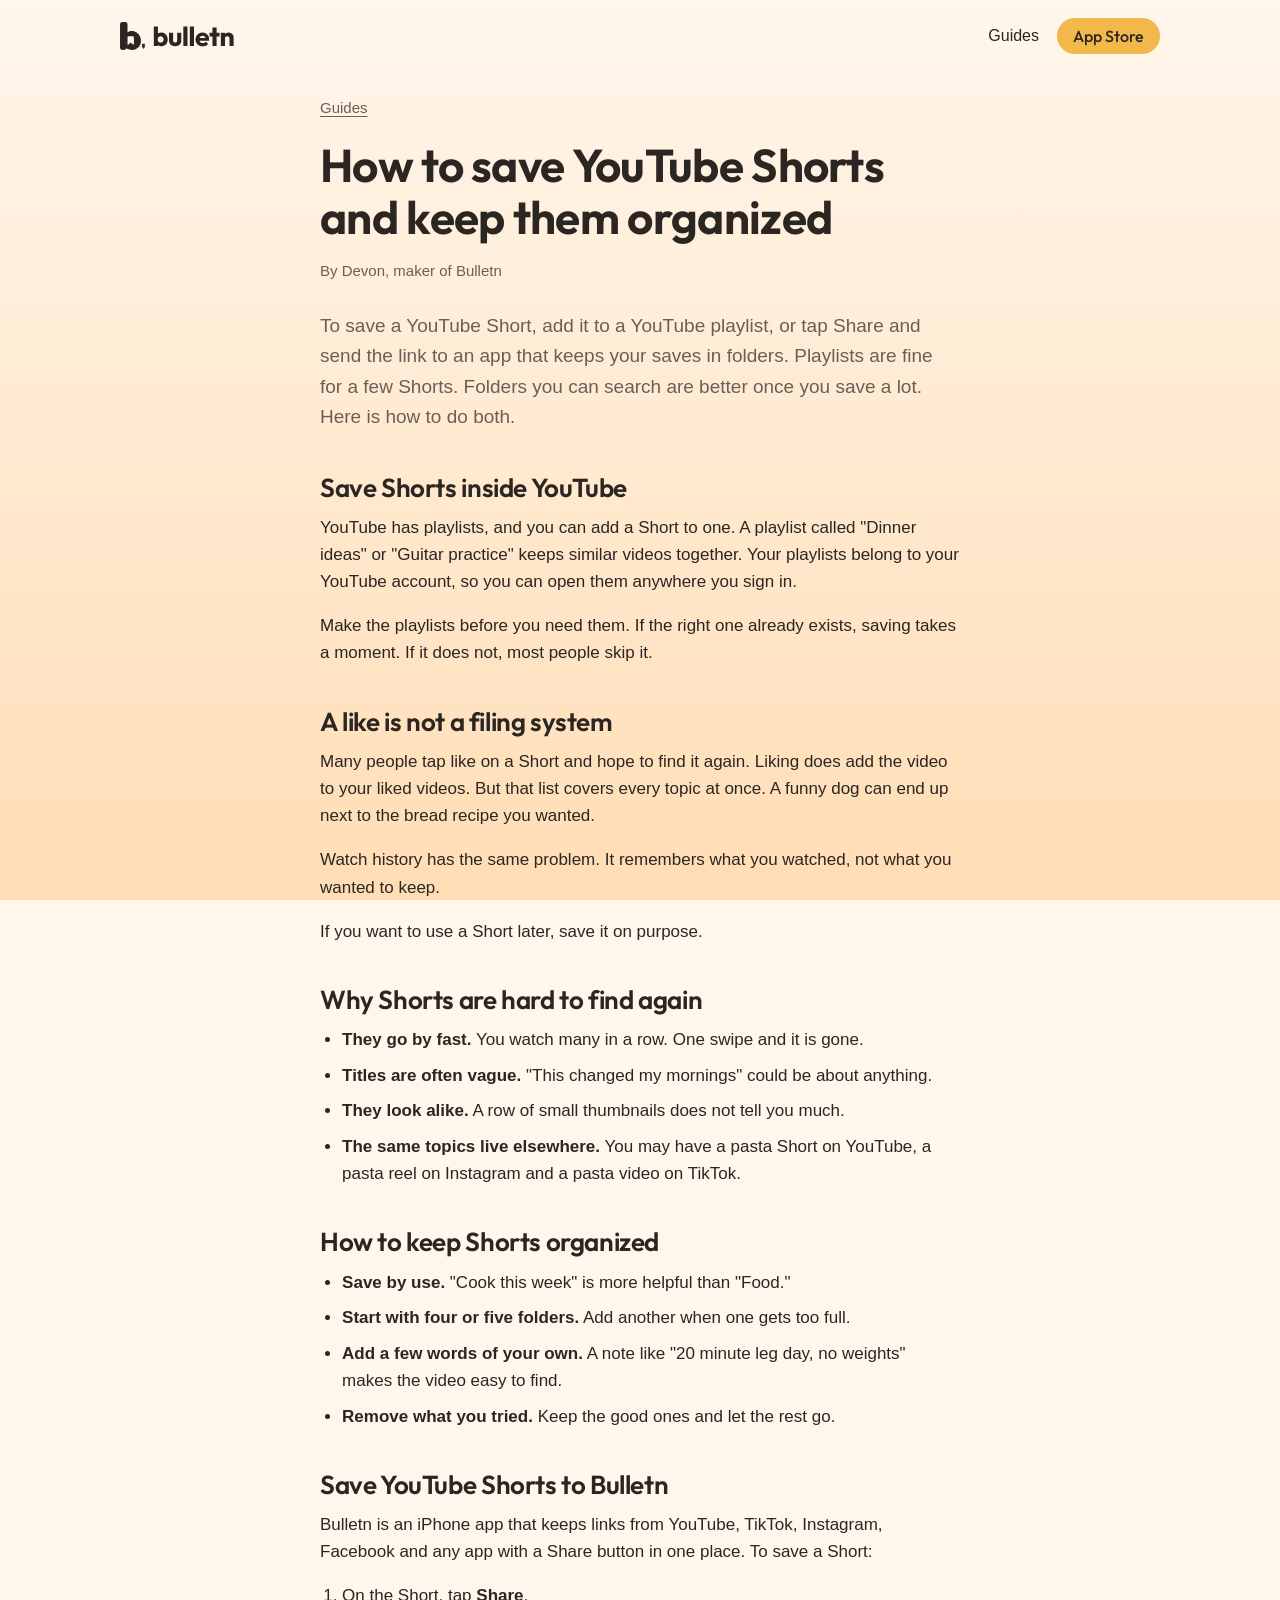
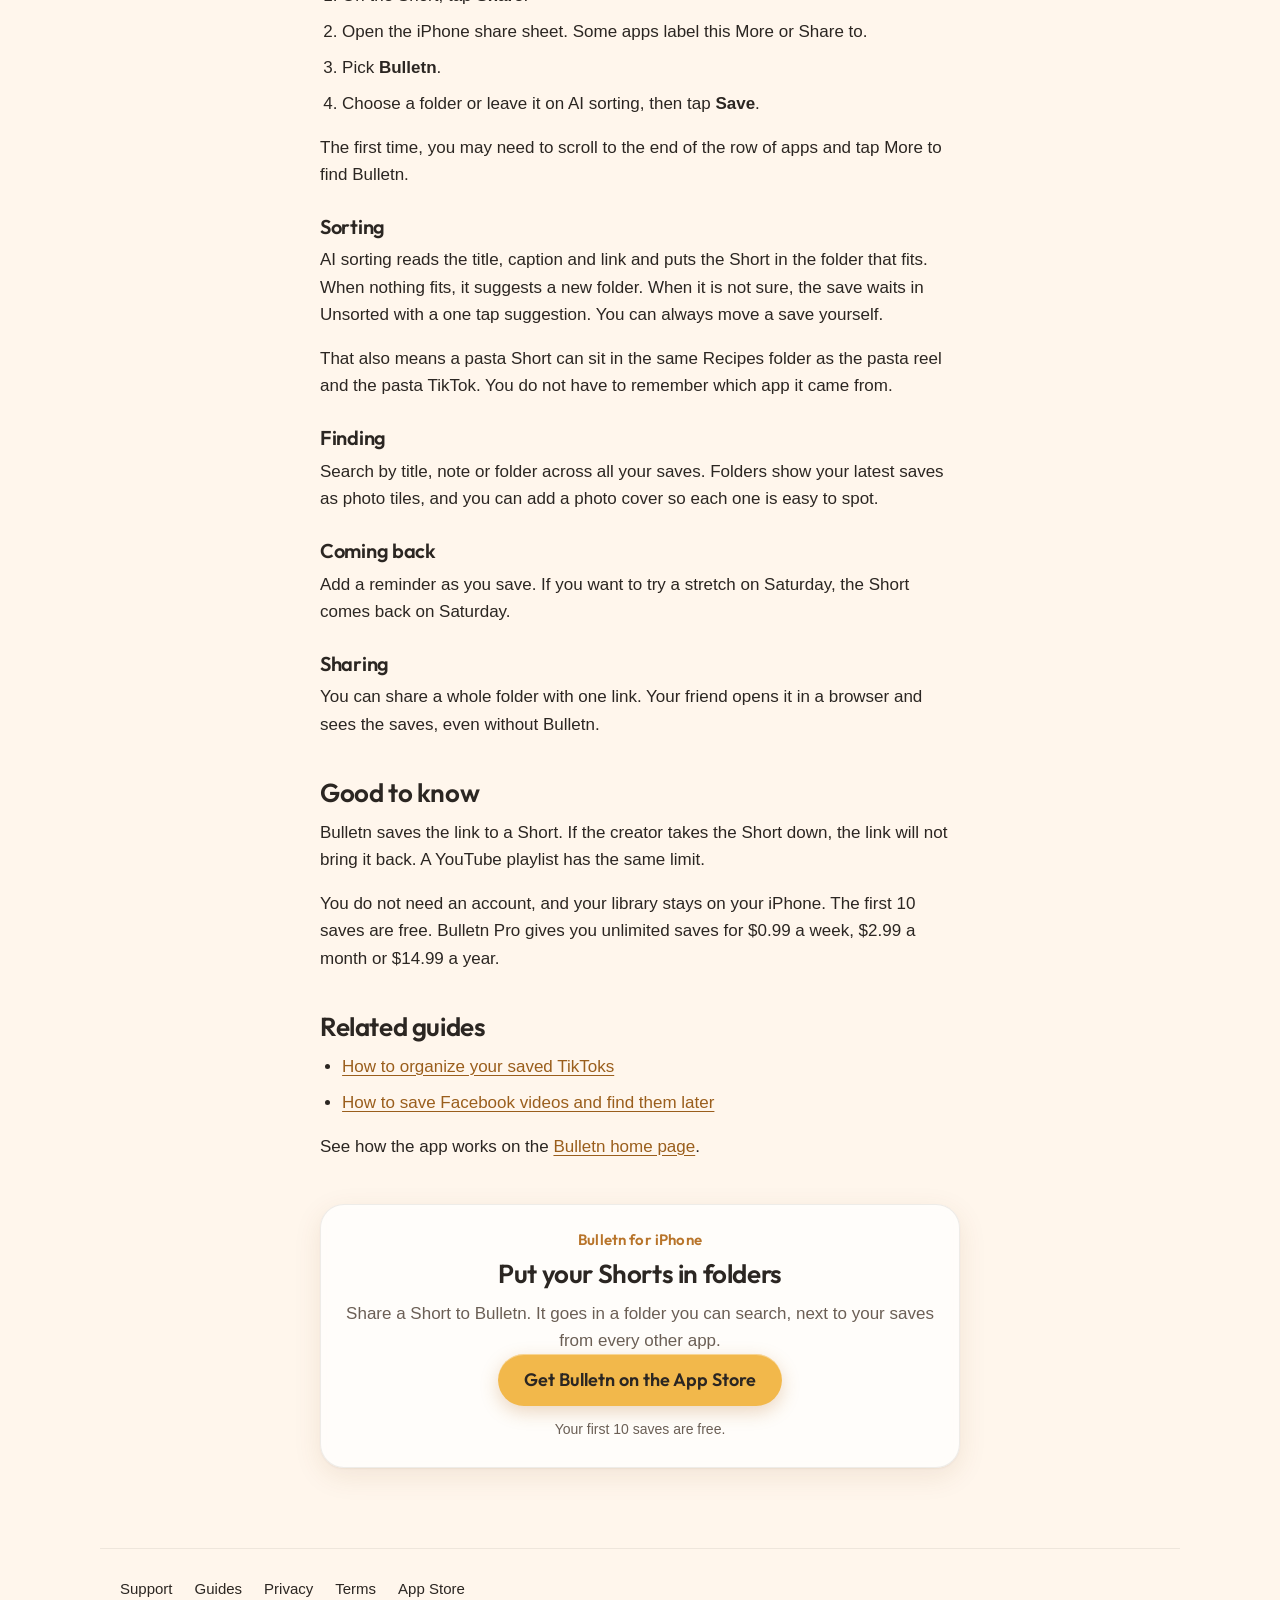
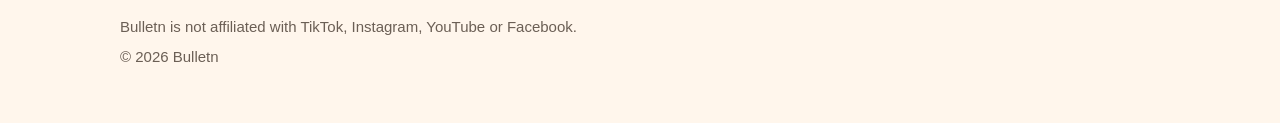
<file: guides/save-youtube-shorts.html>
<!doctype html>
<html lang="en">
<head>
<meta charset="utf-8">
<meta name="viewport" content="width=device-width,initial-scale=1">
<title>How to Save YouTube Shorts and Keep Them Organized | Bulletn</title>
<meta name="description" content="Keep YouTube Shorts with a playlist, or share them to folders on your iPhone so you can search them with the rest of your saves.">
<link rel="canonical" href="https://bulletnapp.com/guides/save-youtube-shorts.html">
<meta name="apple-itunes-app" content="app-id=6829573401">
<meta property="og:type" content="article">
<meta property="og:site_name" content="Bulletn">
<meta property="og:title" content="How to Save YouTube Shorts and Keep Them Organized | Bulletn">
<meta property="og:description" content="Keep YouTube Shorts with a playlist, or share them to folders on your iPhone so you can search them with the rest of your saves.">
<meta property="og:url" content="https://bulletnapp.com/guides/save-youtube-shorts.html">
<meta property="og:image" content="https://bulletnapp.com/assets/img/og.jpg">
<meta name="twitter:card" content="summary_large_image">
<meta name="theme-color" content="#FFF6EC">
<link rel="icon" type="image/png" sizes="32x32" href="../favicon.png">
<link rel="apple-touch-icon" href="../apple-touch-icon.png">
<link rel="stylesheet" href="../styles.css">
<script type="application/ld+json">
{
  "@context": "https://schema.org",
  "@type": "Article",
  "headline": "How to save YouTube Shorts and keep them organized",
  "description": "Keep YouTube Shorts with a playlist, or share them to folders on your iPhone so you can search them with the rest of your saves.",
  "author": {
    "@type": "Person",
    "name": "Devon"
  },
  "publisher": {
    "@type": "Organization",
    "name": "Bulletn",
    "logo": {
      "@type": "ImageObject",
      "url": "https://bulletnapp.com/assets/img/icon-512.png"
    }
  },
  "datePublished": "2026-11-24",
  "dateModified": "2026-11-24",
  "image": "https://bulletnapp.com/assets/img/og.jpg",
  "mainEntityOfPage": "https://bulletnapp.com/guides/save-youtube-shorts.html"
}
</script>
</head>
<body>
<header class="site-header">
  <div class="wrap">
    <a class="logo" href="../" aria-label="Bulletn home"><svg class="lockup-svg" aria-hidden="true" focusable="false" xmlns="http://www.w3.org/2000/svg" viewBox="0 3.01 113.65 28"  xmlns:c2pa="http://c2pa.org/manifest"><g fill="currentColor"><path fill-rule="evenodd" transform="translate(0 3.010) scale(0.044639) translate(-278.37 -186.45)" d="M778.02 706.61C778.25 712.24 778.28 717.76 777.99 723.38C771.65 727.87 766.54 732.29 764.72 740.23C764.15 742.74 764.03 745.26 764.74 747.76C765.56 750.6 767.22 753.15 769.76 754.74C774.95 757.99 781.72 756.38 787.49 756.74L791.23 757.55L791.74 764.76C792.72 771.24 797.63 790.54 800.29 796.22L801.35 797.74C807 785.19 811.11 770.81 812.69 757.15L817.5 756.68C823.14 756.56 831.52 757.76 836.54 755.03C846.24 749.75 843.01 737.17 837.24 730.26C834.78 727.31 831.61 725.21 828.52 722.99C828.2 717.55 828.22 712.19 828.4 706.74C833.08 703.69 838.44 700.93 841.72 696.22C846.06 689.98 844 680.77 836.81 677.7C831.63 675.48 824.34 676.57 818.78 676.51L787.5 676.48C782.52 676.49 775.84 675.84 771.18 677.69C764.15 680.49 762.1 689.54 765.72 695.77C768.61 700.74 773.38 703.52 778.02 706.61ZM447.53 417.72L446.92 415.37L446.77 367.5L446.79 275.5L446.78 249.5L446.58 232.78C445.3 218.83 439.2 205.24 427.79 196.71C415.55 187.56 405.28 186.82 390.5 186.85L373.5 186.84L340.5 186.85C332.59 186.86 324.64 186.45 316.9 188.42C303.8 191.75 292.6 200.69 285.73 212.24C283.1 216.65 281.21 221.65 280.22 226.7C278.4 235.99 279.23 251.56 279.23 261.5L279.23 322.5L279.25 514.5L279.21 689.5L279.22 744.5C279.25 754.18 278.37 765.93 280.23 775.3C283.64 792.51 296.71 806.36 313.6 810.9C322.07 813.18 330.81 812.85 339.5 812.84L361.5 812.85L373.39 812.71C388.52 811.62 402.2 805.14 412.52 794.02C417.68 788.45 420.85 781.84 424.6 775.35L435.57 782.93C441.43 786.89 447.54 790.46 453.87 793.63C478.68 806.06 505.84 811.97 533.51 812.74C567.79 813.7 601.24 809.63 632.62 795.12C651.41 786.43 668.94 774.73 683.98 760.48C704.74 740.81 721.39 717.25 732.18 690.7C741.55 667.69 746.17 643.25 747.16 618.5C747.56 608.54 747.65 596.57 746.68 586.69C740.21 520.62 707.55 458.15 651.67 420.83C636.88 410.95 620.97 402.9 603.99 397.51C578.27 389.34 550.38 387.61 523.62 390.27C501.71 392.45 480.42 399.08 461.08 409.59L447.53 417.72ZM510.42 653.96L484.97 674.48L467.4 688.92C464.72 691.17 457.87 697.5 454.99 698.48C453.71 698.92 452.28 698.93 451 698.49C446.43 696.93 446.77 691.4 446.77 687.5L446.77 655.5L446.78 549.5L446.79 534.5C446.8 524.31 447.02 516.03 456.63 510.13C463.06 506.18 469.24 506.36 476.5 506.3L489.5 506.28L557.5 506.29C569.48 506.47 580.04 505.75 586.6 517.91C587.72 520 588.51 522.27 588.87 524.62C589.77 530.46 589.21 542.98 589.21 549.5L589.2 619.5L589.2 675.5C589.2 680.16 590.27 693.68 587.43 696.93C585.67 698.95 582.71 699.32 580.37 698.13L566.53 686.98L536.24 662.27C530.14 657.49 525 651.41 516.56 652.1C514.27 652.29 512.52 653.18 510.42 653.96Z"/><path d="M41.36731845356716 27.27Q40.03081845356716 27.27 38.92381845356716 26.72325Q37.81681845356716 26.1765 37.12156845356716 25.23825Q36.426318453567156 24.3 36.31831845356716 23.139V17.604Q36.426318453567156 16.442999999999998 37.12831845356716 15.538499999999999Q37.83031845356716 14.634 38.93731845356716 14.121Q40.04431845356716 13.608 41.36731845356716 13.608Q43.23031845356716 13.608 44.674818453567156 14.499Q46.11931845356716 15.39 46.942818453567156 16.93575Q47.76631845356716 18.4815 47.76631845356716 20.4525Q47.76631845356716 22.41 46.942818453567156 23.948999999999998Q46.11931845356716 25.488 44.674818453567156 26.378999999999998Q43.23031845356716 27.27 41.36731845356716 27.27ZM33.807318453567156 27.0V7.398H37.938318453567156V17.1045L37.24981845356716 20.277L37.87081845356715 23.4765V27.0ZM40.63831845356716 23.544Q41.502318453567156 23.544 42.16381845356716 23.14575Q42.82531845356716 22.7475 43.20331845356716 22.045499999999997Q43.58131845356716 21.3435 43.58131845356716 20.439Q43.58131845356716 19.5345 43.20331845356716 18.8325Q42.82531845356716 18.130499999999998 42.157068453567156 17.73225Q41.488818453567156 17.334 40.62481845356716 17.334Q39.760818453567154 17.334 39.092568453567154 17.73225Q38.42431845356716 18.130499999999998 38.05981845356716 18.82575Q37.695318453567154 19.521 37.695318453567154 20.439Q37.695318453567154 21.357 38.06656845356716 22.058999999999997Q38.43781845356716 22.761 39.10606845356716 23.1525Q39.774318453567155 23.544 40.63831845356716 23.544Z M55.150818453567155 27.297Q53.36066018018586 27.297 51.96748931687651 26.5545Q50.57431845356716 25.812 49.78456845356716 24.49782816229117Q48.994818453567156 23.183656324582337 48.994818453567156 21.481402118866058V13.878H53.125818453567156V21.438Q53.125818453567156 22.11508285714286 53.367130953567155 22.604284285714286Q53.608443453567155 23.093485714285713 54.06887133818254 23.359242857142856Q54.529299222797924 23.625 55.15524086736026 23.625Q56.082318453567154 23.625 56.62231845356715 23.043689999999998Q57.16231845356715 22.46238 57.16231845356715 21.438V13.878H61.29331845356715V21.4785Q61.29331845356715 23.2065 60.51031845356715 24.516Q59.72731845356716 25.8255 58.34449111543766 26.56125Q56.96166377730816 27.297 55.150818453567155 27.297Z M63.34531845356715 27.0V7.398H67.47631845356716V27.0Z M69.85231845356715 27.0V7.398H73.98331845356715V27.0Z M82.82581845356715 27.297Q80.69281845356716 27.297 79.03906845356715 26.4195Q77.38531845356715 25.542 76.44031845356716 23.982750000000003Q75.49531845356715 22.4235 75.49531845356715 20.439Q75.49531845356715 18.468 76.42006845356715 16.92225Q77.34481845356716 15.3765 78.94456845356716 14.47875Q80.54431845356716 13.581 82.52881845356715 13.581Q84.47281845356716 13.581 85.96456845356715 14.42475Q87.45631845356715 15.2685 88.30681845356716 16.753500000000003Q89.15731845356716 18.238500000000002 89.15731845356716 20.142Q89.15731845356716 20.5065 89.11681845356716 20.898Q89.07631845356715 21.2895 88.96831845356715 21.789L77.65531845356716 21.8295V18.994500000000002L87.21331845356715 18.954L85.43131845356716 20.1555Q85.40431845356716 19.0215 85.07356845356716 18.27225Q84.74281845356715 17.523 84.11506845356715 17.131500000000003Q83.48731845356716 16.740000000000002 82.55581845356716 16.740000000000002Q81.58381845356716 16.740000000000002 80.86831845356716 17.1855Q80.15281845356716 17.631 79.76806845356717 18.44775Q79.38331845356716 19.264499999999998 79.38331845356716 20.412Q79.38331845356716 21.573 79.79506845356715 22.40325Q80.20681845356715 23.2335 80.97631845356716 23.67225Q81.74581845356715 24.111 82.81231845356716 24.111Q83.78431845356715 24.111 84.56731845356715 23.780250000000002Q85.35031845356716 23.4495 85.94431845356715 22.7745L88.21231845356715 25.0425Q87.24031845356716 26.163 85.86331845356716 26.73Q84.48631845356715 27.297 82.82581845356715 27.297Z M92.47831845356716 27.0V8.451H96.60931845356716V27.0ZM89.50831845356716 17.387999999999998V13.878H99.57931845356715V17.387999999999998Z M109.51531845356716 27.0V19.5345Q109.51531845356716 18.494999999999997 108.88081845356716 17.86725Q108.24631845356716 17.2395 107.26412457601614 17.2395Q106.59587457601614 17.2395 106.07784651479164 17.523Q105.55981845356716 17.8065 105.26956845356716 18.32625Q104.97931845356716 18.846 104.97931845356716 19.5345L103.37281845356716 18.7515Q103.37281845356716 17.198999999999998 104.05456845356716 16.04475Q104.73631845356716 14.8905 105.93641363123214 14.24925Q107.1365088088971 13.608 108.65666363123214 13.608Q110.09581845356716 13.608 111.22306845356715 14.2965Q112.35031845356716 14.985 112.99831845356715 16.119Q113.64631845356716 17.253 113.64631845356716 18.603V27.0ZM100.84831845356716 27.0V13.878H104.97931845356716V27.0Z"/></g><metadata><c2pa:manifest>[base64]/[base64]/QIxtBx6TKrbhw5D6tZn/[base64]/[base64]/3cyjxFA3Qo5S46fX0/ihY0VZ7mfb9KF703t5OjWDBWMA4GA1UdDwEB/wQEAwIHgDAVBgNVHSUEDjAMBgorBgEEAYPoXgIBMAwGA1UdEwEB/wQCMAAwHwYDVR0jBBgwFoAUzlHiBIFOZFsj+OPEz5o+nMHXXMIwCgYIKoZIzj0EAwMDZwAwZAIwMXMdFJ4BetLLVY7ORuE9noqbbAZOZn/aArXyTwFAZfKrPzxF2vPoJNf1+UCdg1XGAjBwX1zd9WGqYkqmL5SFqw1QySjr1zJfpJM9+1rdDwSPLMOPOjKuiXjoU/[base64]/OYUDP3sSd7Y9WLO64G/iDHURGzgqvDHqnBk5ULoR9Q=</c2pa:manifest></metadata></svg></a>
    <nav class="nav" aria-label="Main">
      <a href="./">Guides</a>
      <a class="btn btn-sm" href="https://apps.apple.com/app/bulletn-saved-sorted/id6829573401">App Store</a>
    </nav>
  </div>
</header>

<main class="article">
  <article class="narrow">
    <p class="crumbs"><a href="./">Guides</a></p>
    <h1>How to save YouTube Shorts and keep them organized</h1>
    <p class="byline">By Devon, maker of Bulletn</p>
    <p class="lede">To save a YouTube Short, add it to a YouTube playlist, or tap Share and send the link to an app that keeps your saves in folders. Playlists are fine for a few Shorts. Folders you can search are better once you save a lot. Here is how to do both.</p>
    <h2>Save Shorts inside YouTube</h2>
    <p>YouTube has playlists, and you can add a Short to one. A playlist called "Dinner ideas" or "Guitar practice" keeps similar videos together. Your playlists belong to your YouTube account, so you can open them anywhere you sign in.</p>
    <p>Make the playlists before you need them. If the right one already exists, saving takes a moment. If it does not, most people skip it.</p>

    <h2>A like is not a filing system</h2>
    <p>Many people tap like on a Short and hope to find it again. Liking does add the video to your liked videos. But that list covers every topic at once. A funny dog can end up next to the bread recipe you wanted.</p>
    <p>Watch history has the same problem. It remembers what you watched, not what you wanted to keep.</p>
    <p>If you want to use a Short later, save it on purpose.</p>

    <h2>Why Shorts are hard to find again</h2>
    <ul>
      <li><strong>They go by fast.</strong> You watch many in a row. One swipe and it is gone.</li>
      <li><strong>Titles are often vague.</strong> "This changed my mornings" could be about anything.</li>
      <li><strong>They look alike.</strong> A row of small thumbnails does not tell you much.</li>
      <li><strong>The same topics live elsewhere.</strong> You may have a pasta Short on YouTube, a pasta reel on Instagram and a pasta video on TikTok.</li>
    </ul>

    <h2>How to keep Shorts organized</h2>
    <ul>
      <li><strong>Save by use.</strong> "Cook this week" is more helpful than "Food."</li>
      <li><strong>Start with four or five folders.</strong> Add another when one gets too full.</li>
      <li><strong>Add a few words of your own.</strong> A note like "20 minute leg day, no weights" makes the video easy to find.</li>
      <li><strong>Remove what you tried.</strong> Keep the good ones and let the rest go.</li>
    </ul>

    <h2>Save YouTube Shorts to Bulletn</h2>
    <p>Bulletn is an iPhone app that keeps links from YouTube, TikTok, Instagram, Facebook and any app with a Share button in one place. To save a Short:</p>
    <ol>
      <li>On the Short, tap <strong>Share</strong>.</li>
      <li>Open the iPhone share sheet. Some apps label this More or Share to.</li>
      <li>Pick <strong>Bulletn</strong>.</li>
      <li>Choose a folder or leave it on AI sorting, then tap <strong>Save</strong>.</li>
    </ol>
    <p>The first time, you may need to scroll to the end of the row of apps and tap More to find Bulletn.</p>

    <h3>Sorting</h3>
    <p>AI sorting reads the title, caption and link and puts the Short in the folder that fits. When nothing fits, it suggests a new folder. When it is not sure, the save waits in Unsorted with a one tap suggestion. You can always move a save yourself.</p>
    <p>That also means a pasta Short can sit in the same Recipes folder as the pasta reel and the pasta TikTok. You do not have to remember which app it came from.</p>

    <h3>Finding</h3>
    <p>Search by title, note or folder across all your saves. Folders show your latest saves as photo tiles, and you can add a photo cover so each one is easy to spot.</p>

    <h3>Coming back</h3>
    <p>Add a reminder as you save. If you want to try a stretch on Saturday, the Short comes back on Saturday.</p>

    <h3>Sharing</h3>
    <p>You can share a whole folder with one link. Your friend opens it in a browser and sees the saves, even without Bulletn.</p>

    <h2>Good to know</h2>
    <p>Bulletn saves the link to a Short. If the creator takes the Short down, the link will not bring it back. A YouTube playlist has the same limit.</p>
    <p>You do not need an account, and your library stays on your iPhone. The first 10 saves are free. Bulletn Pro gives you unlimited saves for $0.99 a week, $2.99 a month or $14.99 a year.</p>

    <h2>Related guides</h2>
    <ul>
      <li><a href="organize-saved-tiktoks.html">How to organize your saved TikToks</a></li>
      <li><a href="how-to-save-facebook-videos.html">How to save Facebook videos and find them later</a></li>
    </ul>
    <p>See how the app works on the <a href="../">Bulletn home page</a>.</p>

      <div class="card app-box">
        <span class="label">Bulletn for iPhone</span>
        <h2>Put your Shorts in folders</h2>
        <p>Share a Short to Bulletn. It goes in a folder you can search, next to your saves from every other app.</p>
        <a class="btn" href="https://apps.apple.com/app/bulletn-saved-sorted/id6829573401">Get Bulletn on the App Store</a>
        <span class="btn-note">Your first 10 saves are free.</span>
      </div>
  </article>
</main>

<footer class="site-footer">
  <div class="wrap">
    <nav class="footer-links" aria-label="Footer">
      <a href="../#support">Support</a>
      <a href="./">Guides</a>
      <a href="../privacy.html">Privacy</a>
      <a href="../terms.html">Terms</a>
      <a href="https://apps.apple.com/app/bulletn-saved-sorted/id6829573401">App Store</a>
    </nav>
    <p>Bulletn is not affiliated with TikTok, Instagram, YouTube or Facebook.</p>
    <p>&copy; 2026 Bulletn</p>
  </div>
</footer>
</body>
</html>
</file>
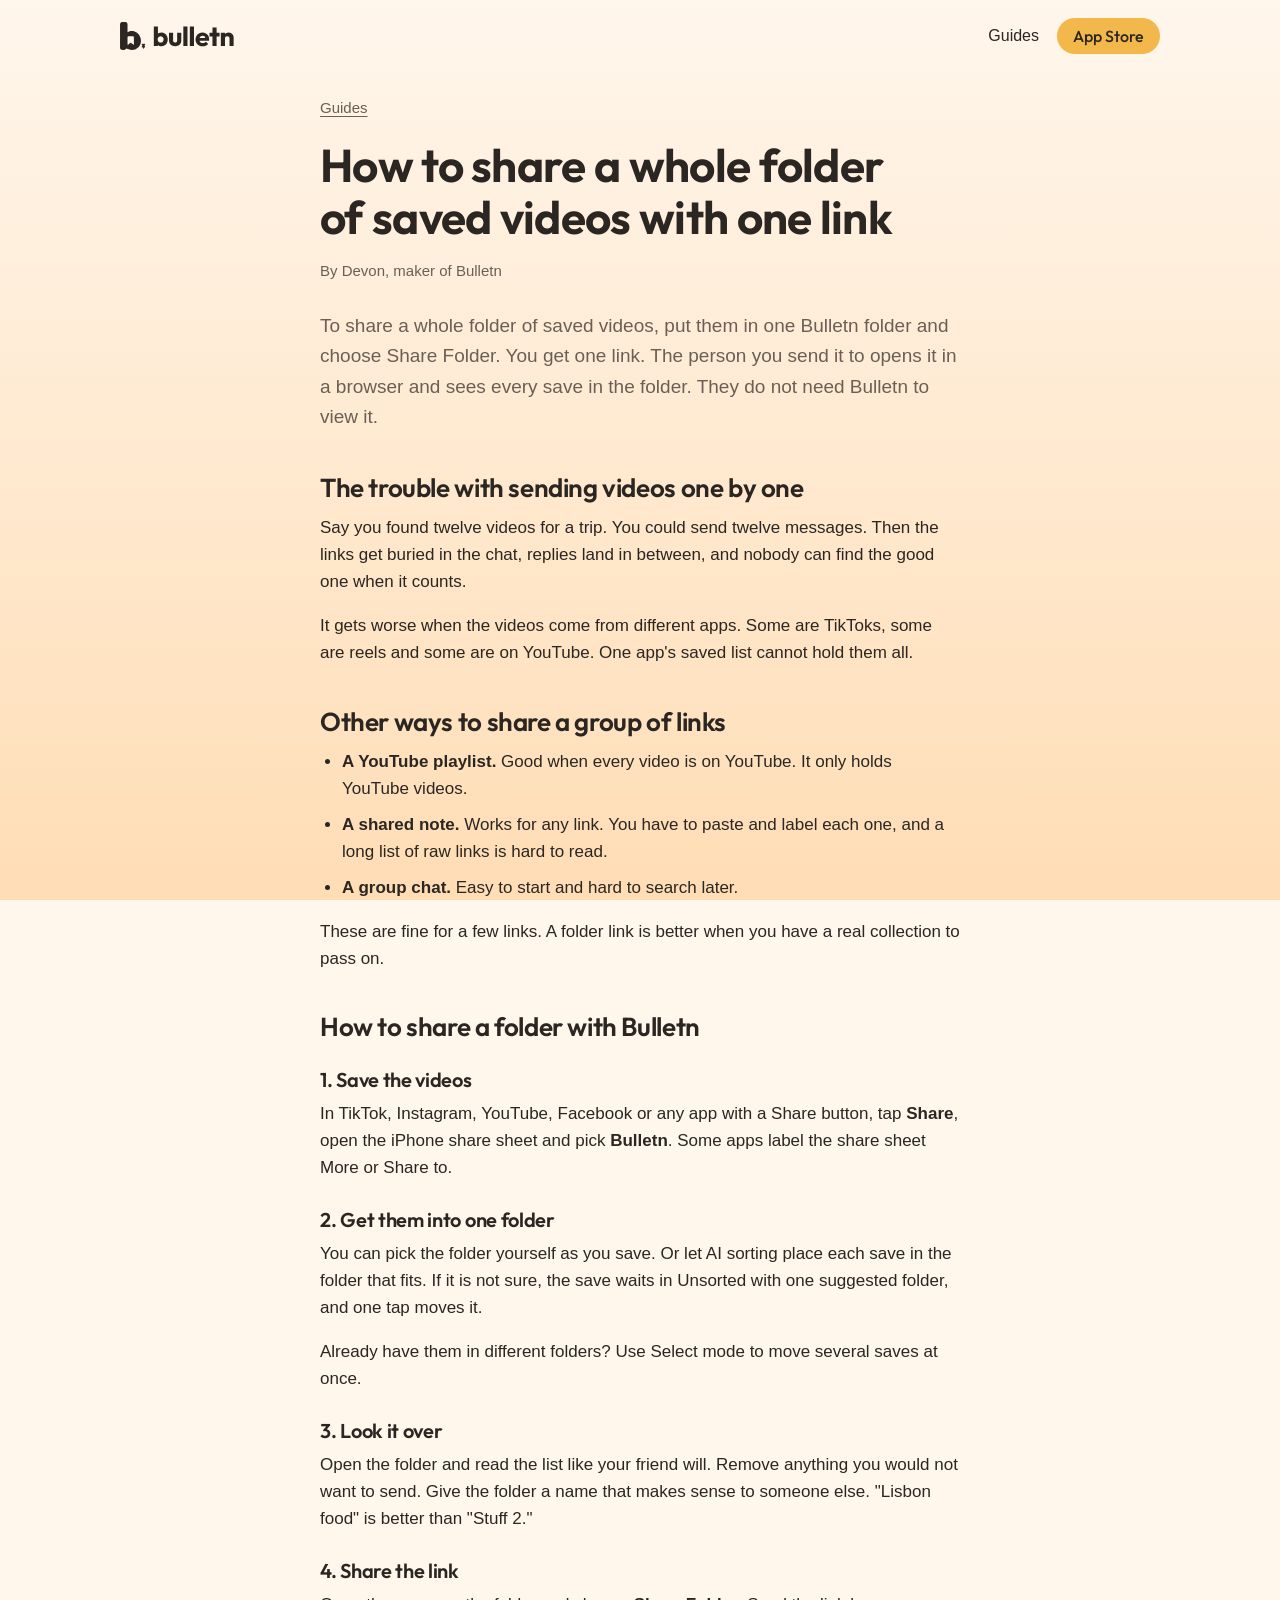
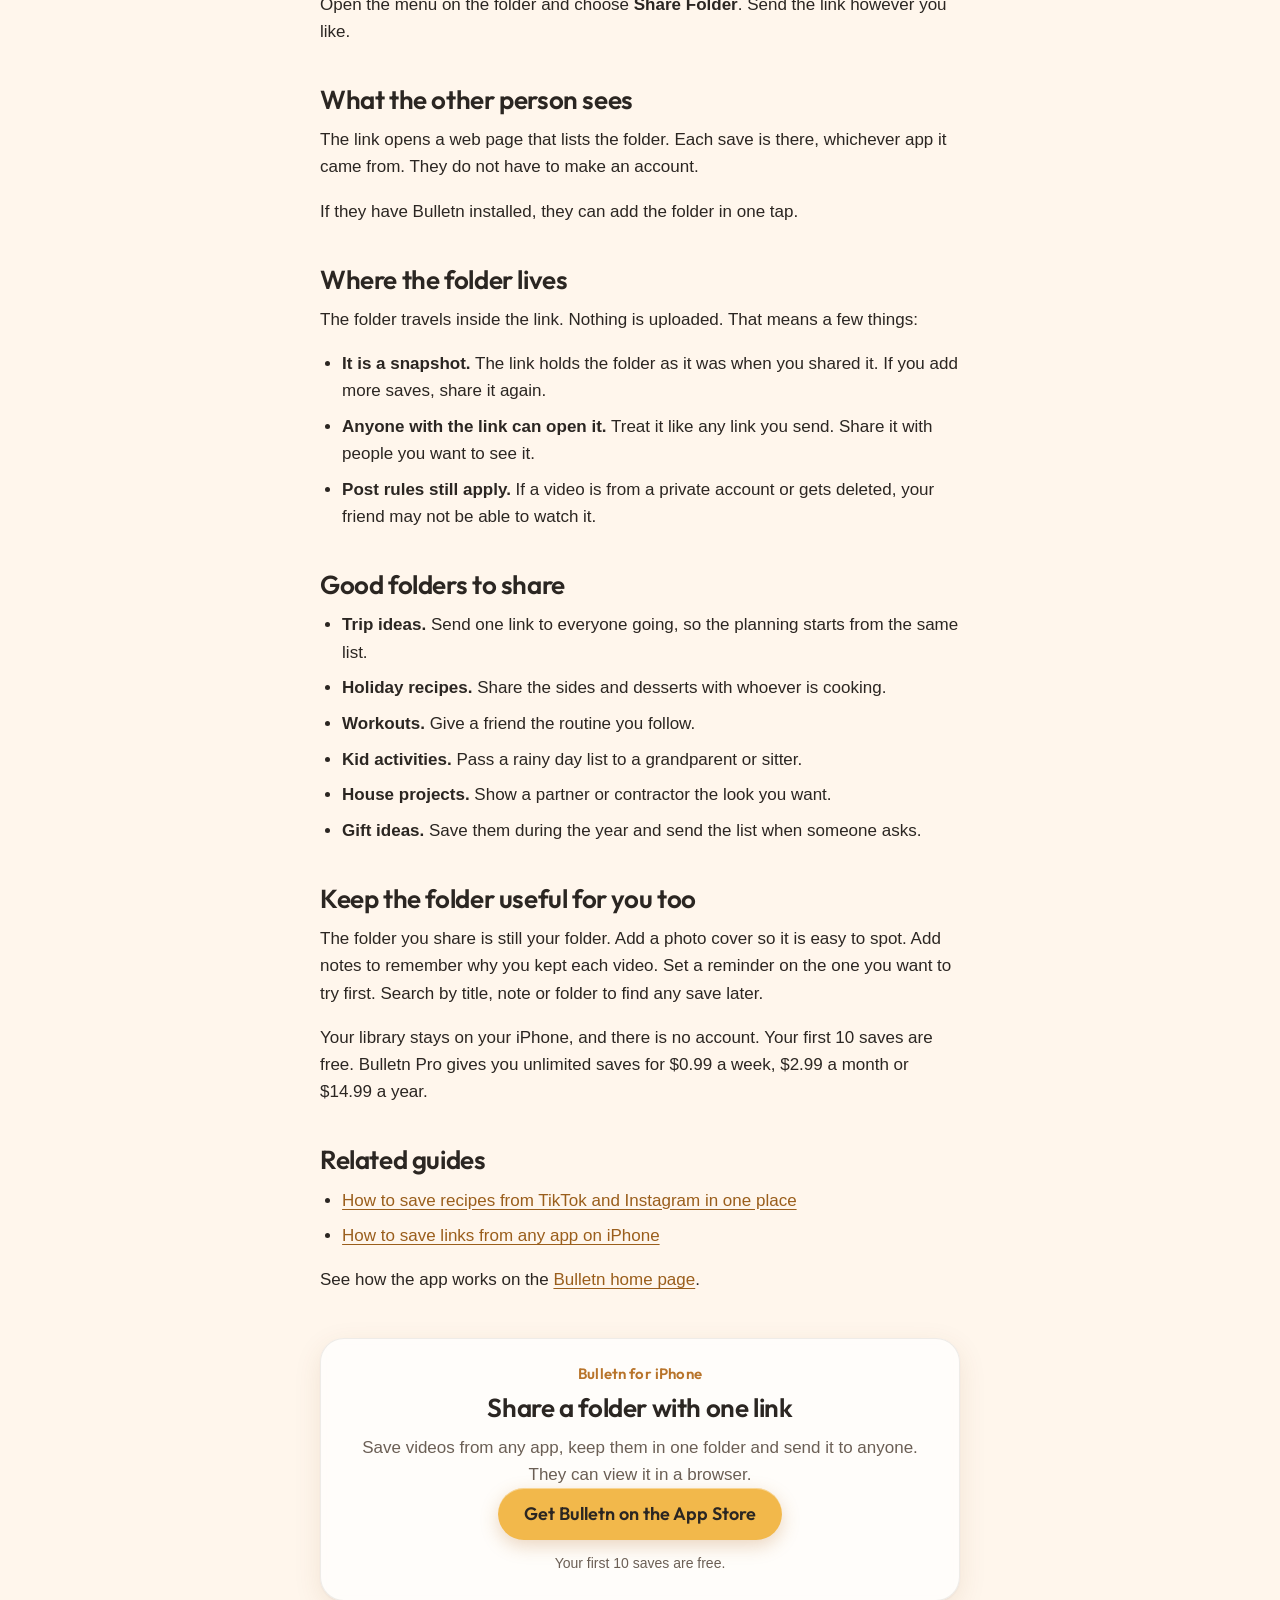
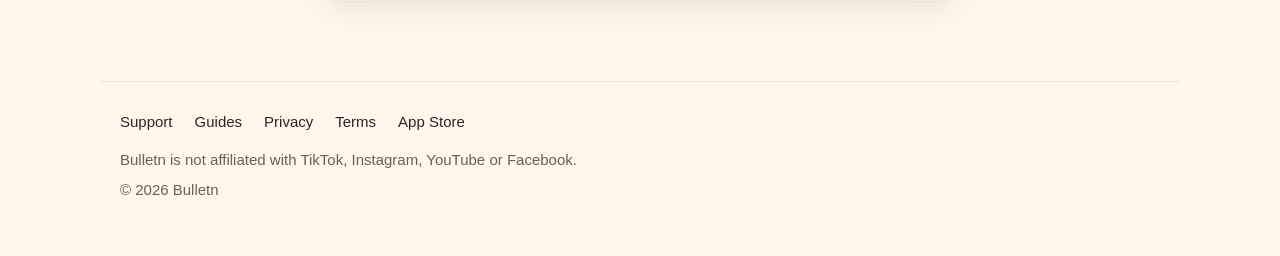
<file: guides/share-a-folder-of-videos.html>
<!doctype html>
<html lang="en">
<head>
<meta charset="utf-8">
<meta name="viewport" content="width=device-width,initial-scale=1">
<title>Share a Whole Folder of Saved Videos With One Link | Bulletn</title>
<meta name="description" content="Send a whole folder of saved videos as one link. Friends open it in a browser and see every save, with no app needed to view.">
<link rel="canonical" href="https://bulletnapp.com/guides/share-a-folder-of-videos.html">
<meta name="apple-itunes-app" content="app-id=6829573401">
<meta property="og:type" content="article">
<meta property="og:site_name" content="Bulletn">
<meta property="og:title" content="Share a Whole Folder of Saved Videos With One Link | Bulletn">
<meta property="og:description" content="Send a whole folder of saved videos as one link. Friends open it in a browser and see every save, with no app needed to view.">
<meta property="og:url" content="https://bulletnapp.com/guides/share-a-folder-of-videos.html">
<meta property="og:image" content="https://bulletnapp.com/assets/img/og.jpg">
<meta name="twitter:card" content="summary_large_image">
<meta name="theme-color" content="#FFF6EC">
<link rel="icon" type="image/png" sizes="32x32" href="../favicon.png">
<link rel="apple-touch-icon" href="../apple-touch-icon.png">
<link rel="stylesheet" href="../styles.css">
<script type="application/ld+json">
{
  "@context": "https://schema.org",
  "@type": "Article",
  "headline": "How to share a whole folder of saved videos with one link",
  "description": "Send a whole folder of saved videos as one link. Friends open it in a browser and see every save, with no app needed to view.",
  "author": {
    "@type": "Person",
    "name": "Devon"
  },
  "publisher": {
    "@type": "Organization",
    "name": "Bulletn",
    "logo": {
      "@type": "ImageObject",
      "url": "https://bulletnapp.com/assets/img/icon-512.png"
    }
  },
  "datePublished": "2026-11-24",
  "dateModified": "2026-11-24",
  "image": "https://bulletnapp.com/assets/img/og.jpg",
  "mainEntityOfPage": "https://bulletnapp.com/guides/share-a-folder-of-videos.html"
}
</script>
</head>
<body>
<header class="site-header">
  <div class="wrap">
    <a class="logo" href="../" aria-label="Bulletn home"><svg class="lockup-svg" aria-hidden="true" focusable="false" xmlns="http://www.w3.org/2000/svg" viewBox="0 3.01 113.65 28"  xmlns:c2pa="http://c2pa.org/manifest"><g fill="currentColor"><path fill-rule="evenodd" transform="translate(0 3.010) scale(0.044639) translate(-278.37 -186.45)" d="M778.02 706.61C778.25 712.24 778.28 717.76 777.99 723.38C771.65 727.87 766.54 732.29 764.72 740.23C764.15 742.74 764.03 745.26 764.74 747.76C765.56 750.6 767.22 753.15 769.76 754.74C774.95 757.99 781.72 756.38 787.49 756.74L791.23 757.55L791.74 764.76C792.72 771.24 797.63 790.54 800.29 796.22L801.35 797.74C807 785.19 811.11 770.81 812.69 757.15L817.5 756.68C823.14 756.56 831.52 757.76 836.54 755.03C846.24 749.75 843.01 737.17 837.24 730.26C834.78 727.31 831.61 725.21 828.52 722.99C828.2 717.55 828.22 712.19 828.4 706.74C833.08 703.69 838.44 700.93 841.72 696.22C846.06 689.98 844 680.77 836.81 677.7C831.63 675.48 824.34 676.57 818.78 676.51L787.5 676.48C782.52 676.49 775.84 675.84 771.18 677.69C764.15 680.49 762.1 689.54 765.72 695.77C768.61 700.74 773.38 703.52 778.02 706.61ZM447.53 417.72L446.92 415.37L446.77 367.5L446.79 275.5L446.78 249.5L446.58 232.78C445.3 218.83 439.2 205.24 427.79 196.71C415.55 187.56 405.28 186.82 390.5 186.85L373.5 186.84L340.5 186.85C332.59 186.86 324.64 186.45 316.9 188.42C303.8 191.75 292.6 200.69 285.73 212.24C283.1 216.65 281.21 221.65 280.22 226.7C278.4 235.99 279.23 251.56 279.23 261.5L279.23 322.5L279.25 514.5L279.21 689.5L279.22 744.5C279.25 754.18 278.37 765.93 280.23 775.3C283.64 792.51 296.71 806.36 313.6 810.9C322.07 813.18 330.81 812.85 339.5 812.84L361.5 812.85L373.39 812.71C388.52 811.62 402.2 805.14 412.52 794.02C417.68 788.45 420.85 781.84 424.6 775.35L435.57 782.93C441.43 786.89 447.54 790.46 453.87 793.63C478.68 806.06 505.84 811.97 533.51 812.74C567.79 813.7 601.24 809.63 632.62 795.12C651.41 786.43 668.94 774.73 683.98 760.48C704.74 740.81 721.39 717.25 732.18 690.7C741.55 667.69 746.17 643.25 747.16 618.5C747.56 608.54 747.65 596.57 746.68 586.69C740.21 520.62 707.55 458.15 651.67 420.83C636.88 410.95 620.97 402.9 603.99 397.51C578.27 389.34 550.38 387.61 523.62 390.27C501.71 392.45 480.42 399.08 461.08 409.59L447.53 417.72ZM510.42 653.96L484.97 674.48L467.4 688.92C464.72 691.17 457.87 697.5 454.99 698.48C453.71 698.92 452.28 698.93 451 698.49C446.43 696.93 446.77 691.4 446.77 687.5L446.77 655.5L446.78 549.5L446.79 534.5C446.8 524.31 447.02 516.03 456.63 510.13C463.06 506.18 469.24 506.36 476.5 506.3L489.5 506.28L557.5 506.29C569.48 506.47 580.04 505.75 586.6 517.91C587.72 520 588.51 522.27 588.87 524.62C589.77 530.46 589.21 542.98 589.21 549.5L589.2 619.5L589.2 675.5C589.2 680.16 590.27 693.68 587.43 696.93C585.67 698.95 582.71 699.32 580.37 698.13L566.53 686.98L536.24 662.27C530.14 657.49 525 651.41 516.56 652.1C514.27 652.29 512.52 653.18 510.42 653.96Z"/><path d="M41.36731845356716 27.27Q40.03081845356716 27.27 38.92381845356716 26.72325Q37.81681845356716 26.1765 37.12156845356716 25.23825Q36.426318453567156 24.3 36.31831845356716 23.139V17.604Q36.426318453567156 16.442999999999998 37.12831845356716 15.538499999999999Q37.83031845356716 14.634 38.93731845356716 14.121Q40.04431845356716 13.608 41.36731845356716 13.608Q43.23031845356716 13.608 44.674818453567156 14.499Q46.11931845356716 15.39 46.942818453567156 16.93575Q47.76631845356716 18.4815 47.76631845356716 20.4525Q47.76631845356716 22.41 46.942818453567156 23.948999999999998Q46.11931845356716 25.488 44.674818453567156 26.378999999999998Q43.23031845356716 27.27 41.36731845356716 27.27ZM33.807318453567156 27.0V7.398H37.938318453567156V17.1045L37.24981845356716 20.277L37.87081845356715 23.4765V27.0ZM40.63831845356716 23.544Q41.502318453567156 23.544 42.16381845356716 23.14575Q42.82531845356716 22.7475 43.20331845356716 22.045499999999997Q43.58131845356716 21.3435 43.58131845356716 20.439Q43.58131845356716 19.5345 43.20331845356716 18.8325Q42.82531845356716 18.130499999999998 42.157068453567156 17.73225Q41.488818453567156 17.334 40.62481845356716 17.334Q39.760818453567154 17.334 39.092568453567154 17.73225Q38.42431845356716 18.130499999999998 38.05981845356716 18.82575Q37.695318453567154 19.521 37.695318453567154 20.439Q37.695318453567154 21.357 38.06656845356716 22.058999999999997Q38.43781845356716 22.761 39.10606845356716 23.1525Q39.774318453567155 23.544 40.63831845356716 23.544Z M55.150818453567155 27.297Q53.36066018018586 27.297 51.96748931687651 26.5545Q50.57431845356716 25.812 49.78456845356716 24.49782816229117Q48.994818453567156 23.183656324582337 48.994818453567156 21.481402118866058V13.878H53.125818453567156V21.438Q53.125818453567156 22.11508285714286 53.367130953567155 22.604284285714286Q53.608443453567155 23.093485714285713 54.06887133818254 23.359242857142856Q54.529299222797924 23.625 55.15524086736026 23.625Q56.082318453567154 23.625 56.62231845356715 23.043689999999998Q57.16231845356715 22.46238 57.16231845356715 21.438V13.878H61.29331845356715V21.4785Q61.29331845356715 23.2065 60.51031845356715 24.516Q59.72731845356716 25.8255 58.34449111543766 26.56125Q56.96166377730816 27.297 55.150818453567155 27.297Z M63.34531845356715 27.0V7.398H67.47631845356716V27.0Z M69.85231845356715 27.0V7.398H73.98331845356715V27.0Z M82.82581845356715 27.297Q80.69281845356716 27.297 79.03906845356715 26.4195Q77.38531845356715 25.542 76.44031845356716 23.982750000000003Q75.49531845356715 22.4235 75.49531845356715 20.439Q75.49531845356715 18.468 76.42006845356715 16.92225Q77.34481845356716 15.3765 78.94456845356716 14.47875Q80.54431845356716 13.581 82.52881845356715 13.581Q84.47281845356716 13.581 85.96456845356715 14.42475Q87.45631845356715 15.2685 88.30681845356716 16.753500000000003Q89.15731845356716 18.238500000000002 89.15731845356716 20.142Q89.15731845356716 20.5065 89.11681845356716 20.898Q89.07631845356715 21.2895 88.96831845356715 21.789L77.65531845356716 21.8295V18.994500000000002L87.21331845356715 18.954L85.43131845356716 20.1555Q85.40431845356716 19.0215 85.07356845356716 18.27225Q84.74281845356715 17.523 84.11506845356715 17.131500000000003Q83.48731845356716 16.740000000000002 82.55581845356716 16.740000000000002Q81.58381845356716 16.740000000000002 80.86831845356716 17.1855Q80.15281845356716 17.631 79.76806845356717 18.44775Q79.38331845356716 19.264499999999998 79.38331845356716 20.412Q79.38331845356716 21.573 79.79506845356715 22.40325Q80.20681845356715 23.2335 80.97631845356716 23.67225Q81.74581845356715 24.111 82.81231845356716 24.111Q83.78431845356715 24.111 84.56731845356715 23.780250000000002Q85.35031845356716 23.4495 85.94431845356715 22.7745L88.21231845356715 25.0425Q87.24031845356716 26.163 85.86331845356716 26.73Q84.48631845356715 27.297 82.82581845356715 27.297Z M92.47831845356716 27.0V8.451H96.60931845356716V27.0ZM89.50831845356716 17.387999999999998V13.878H99.57931845356715V17.387999999999998Z M109.51531845356716 27.0V19.5345Q109.51531845356716 18.494999999999997 108.88081845356716 17.86725Q108.24631845356716 17.2395 107.26412457601614 17.2395Q106.59587457601614 17.2395 106.07784651479164 17.523Q105.55981845356716 17.8065 105.26956845356716 18.32625Q104.97931845356716 18.846 104.97931845356716 19.5345L103.37281845356716 18.7515Q103.37281845356716 17.198999999999998 104.05456845356716 16.04475Q104.73631845356716 14.8905 105.93641363123214 14.24925Q107.1365088088971 13.608 108.65666363123214 13.608Q110.09581845356716 13.608 111.22306845356715 14.2965Q112.35031845356716 14.985 112.99831845356715 16.119Q113.64631845356716 17.253 113.64631845356716 18.603V27.0ZM100.84831845356716 27.0V13.878H104.97931845356716V27.0Z"/></g><metadata><c2pa:manifest>[base64]/[base64]/QIxtBx6TKrbhw5D6tZn/[base64]/[base64]/3cyjxFA3Qo5S46fX0/ihY0VZ7mfb9KF703t5OjWDBWMA4GA1UdDwEB/wQEAwIHgDAVBgNVHSUEDjAMBgorBgEEAYPoXgIBMAwGA1UdEwEB/wQCMAAwHwYDVR0jBBgwFoAUzlHiBIFOZFsj+OPEz5o+nMHXXMIwCgYIKoZIzj0EAwMDZwAwZAIwMXMdFJ4BetLLVY7ORuE9noqbbAZOZn/aArXyTwFAZfKrPzxF2vPoJNf1+UCdg1XGAjBwX1zd9WGqYkqmL5SFqw1QySjr1zJfpJM9+1rdDwSPLMOPOjKuiXjoU/[base64]/OYUDP3sSd7Y9WLO64G/iDHURGzgqvDHqnBk5ULoR9Q=</c2pa:manifest></metadata></svg></a>
    <nav class="nav" aria-label="Main">
      <a href="./">Guides</a>
      <a class="btn btn-sm" href="https://apps.apple.com/app/bulletn-saved-sorted/id6829573401">App Store</a>
    </nav>
  </div>
</header>

<main class="article">
  <article class="narrow">
    <p class="crumbs"><a href="./">Guides</a></p>
    <h1>How to share a whole folder of saved videos with one link</h1>
    <p class="byline">By Devon, maker of Bulletn</p>
    <p class="lede">To share a whole folder of saved videos, put them in one Bulletn folder and choose Share Folder. You get one link. The person you send it to opens it in a browser and sees every save in the folder. They do not need Bulletn to view it.</p>
    <h2>The trouble with sending videos one by one</h2>
    <p>Say you found twelve videos for a trip. You could send twelve messages. Then the links get buried in the chat, replies land in between, and nobody can find the good one when it counts.</p>
    <p>It gets worse when the videos come from different apps. Some are TikToks, some are reels and some are on YouTube. One app's saved list cannot hold them all.</p>

    <h2>Other ways to share a group of links</h2>
    <ul>
      <li><strong>A YouTube playlist.</strong> Good when every video is on YouTube. It only holds YouTube videos.</li>
      <li><strong>A shared note.</strong> Works for any link. You have to paste and label each one, and a long list of raw links is hard to read.</li>
      <li><strong>A group chat.</strong> Easy to start and hard to search later.</li>
    </ul>
    <p>These are fine for a few links. A folder link is better when you have a real collection to pass on.</p>

    <h2>How to share a folder with Bulletn</h2>
    <h3>1. Save the videos</h3>
    <p>In TikTok, Instagram, YouTube, Facebook or any app with a Share button, tap <strong>Share</strong>, open the iPhone share sheet and pick <strong>Bulletn</strong>. Some apps label the share sheet More or Share to.</p>

    <h3>2. Get them into one folder</h3>
    <p>You can pick the folder yourself as you save. Or let AI sorting place each save in the folder that fits. If it is not sure, the save waits in Unsorted with one suggested folder, and one tap moves it.</p>
    <p>Already have them in different folders? Use Select mode to move several saves at once.</p>

    <h3>3. Look it over</h3>
    <p>Open the folder and read the list like your friend will. Remove anything you would not want to send. Give the folder a name that makes sense to someone else. "Lisbon food" is better than "Stuff 2."</p>

    <h3>4. Share the link</h3>
    <p>Open the menu on the folder and choose <strong>Share Folder</strong>. Send the link however you like.</p>

    <h2>What the other person sees</h2>
    <p>The link opens a web page that lists the folder. Each save is there, whichever app it came from. They do not have to make an account.</p>
    <p>If they have Bulletn installed, they can add the folder in one tap.</p>

    <h2>Where the folder lives</h2>
    <p>The folder travels inside the link. Nothing is uploaded. That means a few things:</p>
    <ul>
      <li><strong>It is a snapshot.</strong> The link holds the folder as it was when you shared it. If you add more saves, share it again.</li>
      <li><strong>Anyone with the link can open it.</strong> Treat it like any link you send. Share it with people you want to see it.</li>
      <li><strong>Post rules still apply.</strong> If a video is from a private account or gets deleted, your friend may not be able to watch it.</li>
    </ul>

    <h2>Good folders to share</h2>
    <ul>
      <li><strong>Trip ideas.</strong> Send one link to everyone going, so the planning starts from the same list.</li>
      <li><strong>Holiday recipes.</strong> Share the sides and desserts with whoever is cooking.</li>
      <li><strong>Workouts.</strong> Give a friend the routine you follow.</li>
      <li><strong>Kid activities.</strong> Pass a rainy day list to a grandparent or sitter.</li>
      <li><strong>House projects.</strong> Show a partner or contractor the look you want.</li>
      <li><strong>Gift ideas.</strong> Save them during the year and send the list when someone asks.</li>
    </ul>

    <h2>Keep the folder useful for you too</h2>
    <p>The folder you share is still your folder. Add a photo cover so it is easy to spot. Add notes to remember why you kept each video. Set a reminder on the one you want to try first. Search by title, note or folder to find any save later.</p>
    <p>Your library stays on your iPhone, and there is no account. Your first 10 saves are free. Bulletn Pro gives you unlimited saves for $0.99 a week, $2.99 a month or $14.99 a year.</p>

    <h2>Related guides</h2>
    <ul>
      <li><a href="save-recipes-from-tiktok-and-instagram.html">How to save recipes from TikTok and Instagram in one place</a></li>
      <li><a href="save-links-from-any-app-iphone.html">How to save links from any app on iPhone</a></li>
    </ul>
    <p>See how the app works on the <a href="../">Bulletn home page</a>.</p>

      <div class="card app-box">
        <span class="label">Bulletn for iPhone</span>
        <h2>Share a folder with one link</h2>
        <p>Save videos from any app, keep them in one folder and send it to anyone. They can view it in a browser.</p>
        <a class="btn" href="https://apps.apple.com/app/bulletn-saved-sorted/id6829573401">Get Bulletn on the App Store</a>
        <span class="btn-note">Your first 10 saves are free.</span>
      </div>
  </article>
</main>

<footer class="site-footer">
  <div class="wrap">
    <nav class="footer-links" aria-label="Footer">
      <a href="../#support">Support</a>
      <a href="./">Guides</a>
      <a href="../privacy.html">Privacy</a>
      <a href="../terms.html">Terms</a>
      <a href="https://apps.apple.com/app/bulletn-saved-sorted/id6829573401">App Store</a>
    </nav>
    <p>Bulletn is not affiliated with TikTok, Instagram, YouTube or Facebook.</p>
    <p>&copy; 2026 Bulletn</p>
  </div>
</footer>
</body>
</html>
</file>
<file: home6.css>
:root{
  --ink:#1d1d1f;--muted:#6e6e73;--line:#d2d2d7;--band:#f5f5f7;
  --gold:#F2B84B;
  --gutter:20px;
  --ease:cubic-bezier(.28,.11,.32,1);
  color-scheme:light;
}

*,*::before,*::after{box-sizing:border-box}
html{-webkit-text-size-adjust:100%;scroll-behavior:smooth;scroll-padding-top:72px}
body{margin:0;background:#fff;color:var(--ink);font:400 17px/1.47 -apple-system,BlinkMacSystemFont,"SF Pro Display","SF Pro Text","Helvetica Neue",Helvetica,Arial,sans-serif;letter-spacing:-.01em;-webkit-font-smoothing:antialiased;-moz-osx-font-smoothing:grayscale}
img{max-width:100%;height:auto;display:block}
a{color:inherit;text-underline-offset:3px}
h1,h2,h3,p,ul,dl,dd{margin:0}
ul{padding:0;list-style:none}
h1,h2,h3{font-weight:700;letter-spacing:-.02em;line-height:1.08;text-wrap:balance}
a:focus-visible,summary:focus-visible,button:focus-visible{outline:3px solid #0071e3;outline-offset:3px}

.wrap{max-width:980px;margin:0 auto;padding:0 var(--gutter)}
.skip{position:absolute;left:-9999px;top:8px;background:var(--ink);color:#fff;padding:10px 16px;border-radius:999px;z-index:20}
.skip:focus{left:16px}

/* Pills */
.pill{display:inline-flex;align-items:center;justify-content:center;min-height:56px;padding:14px 30px;border-radius:999px;background:#000;color:#fff;font-size:19px;font-weight:600;line-height:1.2;text-decoration:none;white-space:nowrap}
.pill:hover{background:#2c2c2e}
.pill-sm{min-height:36px;padding:7px 17px;font-size:15px;position:relative}
.pill-sm::after{content:"";position:absolute;inset:-5px 0}
.pill-white{background:#fff;color:var(--ink)}
.pill-white:hover{background:#f2f2f4}

/* Product bar */
.bar{position:sticky;top:0;z-index:10;background:rgba(255,255,255,.86);-webkit-backdrop-filter:saturate(180%) blur(20px);backdrop-filter:saturate(180%) blur(20px);border-bottom:1px solid rgba(0,0,0,.1)}
.bar-in{display:flex;align-items:center;justify-content:space-between;height:60px}
.brand{display:inline-flex;align-items:center;gap:9px;font-size:22px;font-weight:600;letter-spacing:-.02em;line-height:1;text-decoration:none}

/* Mesh gradient */
.mesh{background-color:#FFF4E2;background-image:
  radial-gradient(62% 48% at 8% 12%,rgba(247,201,109,.95),rgba(247,201,109,0) 72%),
  radial-gradient(58% 46% at 96% 6%,rgba(222,206,247,.9),rgba(222,206,247,0) 72%),
  radial-gradient(64% 46% at 94% 54%,rgba(255,158,134,.72),rgba(255,158,134,0) 72%),
  radial-gradient(66% 52% at 4% 68%,rgba(255,200,160,.95),rgba(255,200,160,0) 74%),
  radial-gradient(70% 44% at 56% 100%,rgba(242,184,75,.75),rgba(242,184,75,0) 74%),
  radial-gradient(52% 40% at 48% 34%,rgba(255,250,240,.95),rgba(255,250,240,0) 76%)}

/* Hero */
.hero{overflow:hidden;text-align:center;padding-top:clamp(56px,8vw,96px)}
.lockup{display:inline-flex;align-items:center;gap:10px;font-size:clamp(22px,2.6vw,30px);font-weight:600;letter-spacing:-.02em;line-height:1}
.lockup img{height:1.15em;width:auto}
h1{font-size:clamp(48px,9.2vw,96px);line-height:1.05;margin:clamp(18px,2.4vw,28px) 0 clamp(28px,3.4vw,40px)}
h1 span{display:block}
.hero-phone{--w:clamp(270px,36vw,380px);height:calc(var(--w)*1.42);margin-top:clamp(52px,6vw,76px)}

/* Phone frame, drawn in CSS and sized from --w */
.phone{position:relative;width:var(--w);margin:0 auto;padding:calc(var(--w)*.034);border-radius:calc(var(--w)*.172);background:#0b0b0c;box-shadow:inset 0 0 0 calc(var(--w)*.007) #57575b,inset 0 0 0 calc(var(--w)*.014) #1b1b1d,0 calc(var(--w)*.07) calc(var(--w)*.2) rgba(60,30,0,.22)}
.phone::before{content:"";position:absolute;z-index:1;top:calc(var(--w)*.067);left:50%;width:20%;height:calc(var(--w)*.066);transform:translateX(-50%);border-radius:999px;background:#000}
.phone img{width:100%;border-radius:calc(var(--w)*.139)}

/* Statement */
.statement{padding:clamp(110px,15vw,190px) 0}
.statement p{text-wrap:pretty;max-width:820px;margin:0 auto;padding:0 clamp(14px,2vw,0px);font-size:clamp(28px,4.1vw,40px);font-weight:600;letter-spacing:-.018em;line-height:1.2}

/* Card stack */
.band{background:var(--band);padding:clamp(72px,9vw,120px) 0}
.stack{display:grid;gap:clamp(20px,3vw,32px);max-width:820px;margin:0 auto}
.card{position:relative;display:flex;flex-direction:column;min-width:0;overflow:hidden;border-radius:28px;background:#fff;box-shadow:0 4px 28px rgba(0,0,0,.06);padding:clamp(36px,6vw,64px) clamp(28px,6vw,64px)}
.card h2{font-size:clamp(40px,6.4vw,64px)}
.lead{text-wrap:balance;margin-top:18px;max-width:30em;font-size:clamp(21px,2.6vw,26px);font-weight:600;line-height:1.28;letter-spacing:-.014em;color:var(--muted)}
.lead strong{color:var(--ink);font-weight:600}
.card-color{min-height:clamp(440px,52vw,520px)}

/* Card detail, opened by the + button */
.more{display:grid;grid-template-rows:1fr;transition:grid-template-rows .45s var(--ease)}
.more>div{min-height:0;overflow:hidden}
.more p{padding:28px 64px 0 0;font-size:19px;line-height:1.42;max-width:36em}
.more p+p{padding-top:12px}
.js .more{grid-template-rows:0fr}
.js .more>div{visibility:hidden;opacity:0;transition:opacity .3s var(--ease),visibility 0s .45s}
.js .open .more{grid-template-rows:1fr}
.js .open .more>div{visibility:visible;opacity:1;transition:opacity .4s .1s var(--ease)}
.plus{display:none;position:absolute;z-index:2;right:clamp(12px,2.4vw,20px);bottom:clamp(12px,2.4vw,20px);width:44px;height:44px;padding:0;border:0;border-radius:50%;background:var(--ink);color:#fff;cursor:pointer;-webkit-appearance:none;appearance:none}
.js .plus{display:block}
.plus::before,.plus::after{content:"";position:absolute;left:50%;top:50%;width:18px;height:2.5px;margin:-1.25px 0 0 -9px;border-radius:2px;background:currentColor;transition:transform .35s var(--ease)}
.plus::after{transform:rotate(90deg)}
.plus[aria-expanded="true"]::before{transform:rotate(45deg)}
.plus[aria-expanded="true"]::after{transform:rotate(135deg)}
.card-color .plus{background:#fff;color:var(--ink)}

/* Cards with a phone rising from the bottom edge */
.card-phone{--w:clamp(216px,40vw,340px);padding-bottom:0}
.peek{height:calc(var(--w)*var(--show) + 24px);margin:clamp(14px,3vw,32px) calc(clamp(28px,6vw,64px)*-1) 0;overflow:hidden;padding-top:24px}
.card-phone .more{margin:0 calc(clamp(28px,6vw,64px)*-1)}
.card-phone .more p{padding:28px 88px 34px clamp(28px,6vw,64px)}
.card-phone .more>div{border-top:1px solid #e8e8ed;background:#fff}
.js .card-phone:not(.open) .more>div{border-top-width:0}

/* Giant type */
.card-type h2{font-size:clamp(58px,11.4vw,104px);letter-spacing:-.035em;line-height:1}
.card-type h2 span{display:block}
.grad{background:linear-gradient(100deg,#E5A021 0%,#EC7F35 52%,#EB5B4B 100%);-webkit-background-clip:text;background-clip:text;color:transparent;padding-bottom:.14em;margin-bottom:-.1em}

/* Color cards */
.card-color{color:#fff;padding-bottom:80px}
.card-color .lead{color:#fff;font-size:clamp(24px,2.8vw,26px)}
.card-color .more{margin-top:auto}
.warm{background:radial-gradient(64% 46% at 100% 0%,#F6BF52 0%,rgba(242,184,75,0) 100%),linear-gradient(168deg,#DD7A0C 0%,#D85E1E 34%,#CB4634 66%,#CE3B40 100%)}
.cool{background:radial-gradient(70% 58% at 100% 0%,#5CC7C0 0%,rgba(92,199,192,0) 100%),linear-gradient(165deg,#12808A 0%,#1A74A6 48%,#2F66C8 100%)}
.disc{display:flex;align-items:center;justify-content:center;width:72px;height:72px;margin-bottom:32px;border-radius:50%;background:#fff}
.disc svg{width:36px;height:36px;fill:none;stroke-width:2.4;stroke-linecap:round;stroke-linejoin:round}
.warm .disc svg{stroke:#DA6120}
.cool .disc svg{stroke:#1A74A6}
.card-color.card-phone{padding-bottom:0}
.card-color .phone{box-shadow:inset 0 0 0 calc(var(--w)*.007) #57575b,inset 0 0 0 calc(var(--w)*.014) #1b1b1d,0 calc(var(--w)*.07) calc(var(--w)*.2) rgba(4,24,60,.4)}
.card-color.card-phone .more>div{border-top-color:rgba(255,255,255,.28);background:rgba(8,28,84,.22)}

/* Facts */
.facts{display:grid;grid-template-columns:1fr 1fr;gap:32px 40px;margin-top:36px}
.facts h3{font-size:clamp(21px,2.6vw,24px);line-height:1.2;letter-spacing:-.015em;font-weight:600}
.facts p{margin-top:6px;color:var(--muted);font-size:17px}
.card-facts{padding-bottom:88px}
.card-facts .more p{padding-right:0}

/* Sections */
.section{padding:clamp(100px,13vw,160px) 0}
.section+.section{padding-top:0}
.big{font-size:clamp(44px,7.2vw,72px);line-height:1.05;max-width:11em}

/* Pricing */
.prices{display:grid;grid-template-columns:repeat(4,1fr);margin-top:clamp(44px,6vw,72px)}
.prices>div{padding:4px 12px 4px 24px;border-left:1px solid var(--line)}
.prices>div:first-child{padding-left:0;border-left:0}
.prices dt{font-size:19px;font-weight:600}
.prices .amount{margin-top:10px;font-size:clamp(40px,4.8vw,48px);font-weight:700;letter-spacing:-.03em;line-height:1.1}
.prices .per{font-size:19px;font-weight:600}
.prices .what{margin-top:12px;color:var(--muted)}
.fine{margin-top:clamp(32px,4vw,48px);color:var(--muted);font-size:14px;max-width:44em}

/* Guide rows */
.rows{margin-top:clamp(28px,4vw,44px);border-top:1px solid var(--line)}
.rows a{display:flex;align-items:center;justify-content:space-between;gap:20px;padding:22px 2px;border-bottom:1px solid var(--line);font-size:clamp(19px,2.2vw,21px);font-weight:600;line-height:1.3;text-decoration:none}
.rows a:hover span{text-decoration:underline}
.rows svg{flex:none;width:12px;height:20px;fill:none;stroke:#86868b;stroke-width:2.4;stroke-linecap:round;stroke-linejoin:round}

/* FAQ */
.faq{margin-top:clamp(28px,4vw,44px);border-top:1px solid var(--line)}
.faq details{border-bottom:1px solid var(--line)}
.faq summary{position:relative;display:block;padding:22px 48px 22px 2px;cursor:pointer;list-style:none;font-size:clamp(19px,2.2vw,21px);font-weight:600;line-height:1.3}
.faq summary::-webkit-details-marker{display:none}
.faq summary::after{content:"";position:absolute;right:6px;top:50%;width:11px;height:11px;margin-top:-9px;border:solid #86868b;border-width:0 2.4px 2.4px 0;border-radius:1px;transform:rotate(45deg)}
.faq details[open] summary::after{margin-top:-3px;transform:rotate(-135deg)}
.faq details p{padding:0 48px 26px 2px;font-size:19px;line-height:1.42;max-width:40em}
.more-help{margin-top:32px;color:var(--muted)}

/* Closing */
.closing{text-align:center;padding:clamp(110px,14vw,180px) 0}
.app-icon{width:120px;height:120px;margin:0 auto 32px;border-radius:27px;box-shadow:0 12px 36px rgba(120,60,0,.18)}
.closing h2{font-size:clamp(48px,8vw,80px);line-height:1.05}
.closing p{text-wrap:balance;margin:18px 0 36px;font-size:clamp(21px,2.8vw,28px);font-weight:600;line-height:1.25}

/* Footer */
.footer{background:var(--band);padding:28px 0 44px;color:var(--muted);font-size:13px;line-height:1.5}
.foot-links{display:flex;flex-wrap:wrap;gap:0 24px;padding-bottom:12px;margin-bottom:16px;border-bottom:1px solid var(--line)}
.foot-links a{padding:12px 0;text-decoration:none}
.foot-links a:hover{text-decoration:underline}
.footer p+p{margin-top:6px}

/* Fade and rise */
.js .rise{opacity:0;transform:translateY(36px);transition:opacity .8s var(--ease),transform .8s var(--ease)}
.js .rise.in{opacity:1;transform:none}

@media (max-width:734px){
  .wrap-text{padding:0 28px}
  .facts{grid-template-columns:1fr;gap:26px}
  .prices{grid-template-columns:1fr}
  .prices>div,.prices>div:first-child{padding:26px 0;border-left:0;border-top:1px solid var(--line)}
  .prices>div:last-child{border-bottom:1px solid var(--line)}
}
@media (prefers-reduced-motion:reduce){
  html{scroll-behavior:auto}
  .js .rise{opacity:1;transform:none;transition:none}
  .more,.js .more>div,.js .open .more>div,.plus::before,.plus::after{transition:none}
}

/* Lockup: the app's BrandHeader drawn as one SVG (mark 28, Outfit Bold 27, gap 7, tracking -0.02) */
.lockup-svg{display:block;height:28px;width:auto;color:#000}
.lockup .lockup-svg{height:clamp(30px,3.2vw,40px)}
</file>
<file: styles.css>
@font-face{font-family:"Outfit";src:url("assets/Outfit-Variable.ttf") format("truetype");font-weight:100 900;font-style:normal;font-display:swap}

:root{
  --bg-top:#FFF6EC;--bg-bottom:#FFDDB5;
  --fg:#2B2622;--muted:#6B5F55;--label:#B8742A;
  --btn:#F2B84B;--btn-fg:#2B2622;--btn-hover:#EAA935;
  --card:rgba(255,255,255,.72);--card-line:rgba(43,38,34,.08);
  --shadow:0 1px 2px rgba(80,50,20,.06),0 8px 28px rgba(120,70,20,.10);
  --link:#9A5E1C;
  --heading:"Outfit",-apple-system,BlinkMacSystemFont,"Helvetica Neue",Arial,sans-serif;
  --body:-apple-system,BlinkMacSystemFont,"Segoe UI","Helvetica Neue",Arial,sans-serif;
  color-scheme:light dark;
}
@media (prefers-color-scheme:dark){
  :root{
    --bg-top:#1D1915;--bg-bottom:#2E2219;
    --fg:#F6EDE3;--muted:#C2B3A4;--label:#E8A85C;
    --btn:#F2B84B;--btn-fg:#2B2622;--btn-hover:#F6C668;
    --card:rgba(255,255,255,.06);--card-line:rgba(255,255,255,.10);
    --shadow:0 1px 2px rgba(0,0,0,.3),0 8px 28px rgba(0,0,0,.35);
    --link:#F2B84B;
  }
  .logo img{filter:invert(1)}
}

*,*::before,*::after{box-sizing:border-box}
html{-webkit-text-size-adjust:100%}
body{margin:0;min-height:100vh;color:var(--fg);font:17px/1.6 var(--body);
  background:linear-gradient(180deg,var(--bg-top) 0%,var(--bg-bottom) 100%) fixed;
  background-color:var(--bg-top);overflow-x:hidden;-webkit-font-smoothing:antialiased}
img{max-width:100%;height:auto;display:block}
a{color:var(--link);text-underline-offset:3px}
h1,h2,h3{font-family:var(--heading);line-height:1.12;letter-spacing:-.015em;margin:0;font-weight:600;text-wrap:balance}
p{margin:0 0 1em}

.wrap{max-width:1080px;margin:0 auto;padding:0 20px}
.narrow{max-width:680px;margin:0 auto;padding:0 20px}

/* Header */
.site-header{padding:18px 0}
.site-header .wrap{display:flex;align-items:center;justify-content:space-between;gap:12px}
.logo{display:flex;align-items:center;gap:8px;color:var(--fg);text-decoration:none;font:600 24px/1 var(--heading);letter-spacing:-.02em}
.logo img{width:24px;height:26px}
.nav{display:flex;align-items:center;gap:18px}
.nav a{color:var(--fg);text-decoration:none;font-weight:500;font-size:16px}
.nav a:hover{color:var(--label)}

/* Buttons */
.btn{display:inline-flex;align-items:center;justify-content:center;gap:8px;background:var(--btn);color:var(--btn-fg)!important;
  text-decoration:none;font:600 18px/1 var(--heading);padding:17px 26px;border-radius:999px;
  box-shadow:0 1px 0 rgba(255,255,255,.4) inset,0 6px 18px rgba(184,116,42,.28);transition:background .15s,transform .15s}
.btn:hover{background:var(--btn-hover);transform:translateY(-1px)}
.btn:focus-visible,.nav a:focus-visible,.logo:focus-visible{outline:3px solid var(--label);outline-offset:3px}
.btn-sm{font-size:15px;padding:10px 16px;box-shadow:none}
.btn-note{display:block;margin-top:12px;font-size:14px;color:var(--muted)}

.label{display:block;font:600 15px/1.2 var(--heading);color:var(--label);letter-spacing:.01em;margin-bottom:10px}

/* Hero */
.hero{padding:28px 0 56px}
.hero .wrap{display:grid;gap:40px;align-items:center}
.hero h1{font-size:clamp(38px,9vw,62px);margin-bottom:18px;font-weight:650}
.hero .lede{font-size:19px;color:var(--muted);max-width:30em;margin-bottom:28px}
.shot{border-radius:28px;overflow:hidden;box-shadow:var(--shadow);background:var(--bg-top)}
.hero .shot{max-width:300px;margin:0 auto;width:100%}
@media (min-width:820px){
  .hero{padding:48px 0 88px}
  .hero .wrap{grid-template-columns:1.2fr 1fr;gap:56px}
  .hero .shot{max-width:340px}
}

/* Sections */
.section{padding:56px 0}
.section-head{text-align:center;max-width:620px;margin:0 auto 36px}
.section-head h2{font-size:clamp(28px,6vw,40px)}
.section-head p{color:var(--muted);margin-top:12px}

.features{display:grid;gap:16px;grid-template-columns:1fr}
@media (min-width:640px){.features{grid-template-columns:1fr 1fr}}
.card{background:var(--card);border:1px solid var(--card-line);border-radius:24px;padding:26px 24px;box-shadow:var(--shadow);-webkit-backdrop-filter:blur(8px);backdrop-filter:blur(8px)}
.card h3{font-size:22px;margin-bottom:8px}
.card p{color:var(--muted);margin:0}

.showcase{display:grid;gap:28px;grid-template-columns:1fr;margin-top:48px;justify-items:center}
.showcase figure{margin:0;max-width:280px;width:100%}
.showcase figcaption{text-align:center;color:var(--muted);font-size:15px;margin-top:14px}
@media (min-width:640px){.showcase{grid-template-columns:1fr 1fr}}

.extras{display:flex;flex-wrap:wrap;gap:10px;justify-content:center;list-style:none;padding:0;margin:36px 0 0}
.extras li{background:var(--card);border:1px solid var(--card-line);border-radius:999px;padding:8px 16px;font-size:15px}

.story{text-align:center}
.story blockquote{margin:0 auto;max-width:620px;font:500 clamp(20px,4.6vw,25px)/1.45 var(--heading);letter-spacing:-.01em}
.story cite{display:block;margin-top:16px;font:normal 15px var(--body);color:var(--muted)}

.cta{text-align:center}
.cta h2{font-size:clamp(28px,6vw,40px);margin-bottom:12px}
.cta p{color:var(--muted)}

.info{display:grid;gap:16px;grid-template-columns:1fr}
@media (min-width:760px){.info{grid-template-columns:1fr 1fr}}
.info h2{font-size:24px;margin-bottom:10px}
.info p{color:var(--fg)}
.info p:last-child{margin-bottom:0}

.guide-links{display:grid;gap:12px;list-style:none;padding:0;margin:0}
.guide-links a{display:block;text-decoration:none;color:var(--fg)}
.guide-links a:hover h3{color:var(--label)}
.guide-links h3{font-size:20px;margin-bottom:6px}
.guide-links p{color:var(--muted);margin:0;font-size:16px}

/* Article */
.article{padding:24px 0 40px}
.crumbs{font-size:15px;margin-bottom:20px}
.crumbs a{color:var(--muted)}
.article h1{font-size:clamp(32px,7.5vw,46px);margin-bottom:16px;font-weight:650}
.article .lede{font-size:19px;color:var(--muted)}
.article h2{font-size:26px;margin:40px 0 12px}
.article h3{font-size:20px;margin:28px 0 8px}
.article ol,.article ul{padding-left:1.3em;margin:0 0 1em}
.article li{margin-bottom:.5em}
.byline{font-size:15px;color:var(--muted);margin-bottom:28px}
.note{font-size:15px;color:var(--muted);border-left:3px solid var(--btn);padding:2px 0 2px 14px;margin:20px 0}
.app-box{margin-top:44px;text-align:center}
.app-box h2{margin-top:0}
.app-box p{color:var(--muted)}

/* Shared folder (f/) */
.share h1{overflow-wrap:anywhere}
.share-count{color:var(--muted);font-size:17px;margin:4px 0 24px}
.share-actions{display:flex;flex-wrap:wrap;gap:12px}
.share-actions .btn{flex:1 1 200px}
.btn-alt{background:var(--card);border:1px solid var(--card-line);box-shadow:none;color:var(--fg)!important}
.btn-alt:hover{background:var(--card);border-color:var(--label)}
.share .share-list{display:grid;gap:12px;list-style:none;padding:0;margin:32px 0 0}
.share .share-list li{margin:0}
.share-item{display:block;padding:18px 20px;border-radius:20px;text-decoration:none;color:var(--fg);min-width:0}
.share-item:hover .share-title{color:var(--label)}
.share-item:focus-visible{outline:3px solid var(--label);outline-offset:3px}
.share-title{display:block;font:600 18px/1.3 var(--heading);overflow-wrap:anywhere;margin-bottom:6px}
.share-meta{display:flex;flex-wrap:wrap;align-items:center;gap:6px 10px;font-size:14px;color:var(--muted);min-width:0}
.share-platform{font:600 12px/1 var(--heading);color:var(--label);border:1px solid currentColor;border-radius:999px;padding:4px 9px;letter-spacing:.02em;overflow-wrap:anywhere}
.share-host{overflow-wrap:anywhere}
.share-msg{text-align:center}
.share-msg h1{font-size:clamp(26px,6vw,34px);margin-bottom:12px}
.share-msg p{color:var(--muted)}

/* Footer */
.site-footer{padding:40px 0 48px;font-size:15px;color:var(--muted)}
.site-footer .wrap{border-top:1px solid var(--card-line);padding-top:28px}
.footer-links{display:flex;flex-wrap:wrap;gap:8px 22px;margin-bottom:14px}
.footer-links a{color:var(--fg);text-decoration:none}
.footer-links a:hover{text-decoration:underline}
.site-footer p{margin:0 0 6px}

@media (prefers-reduced-motion:reduce){.btn{transition:none}.btn:hover{transform:none}}

/* Lockup: the app's BrandHeader as one SVG, same as the home page */
.logo .lockup-svg{display:block;height:28px;width:auto;color:var(--fg)}
</file>
